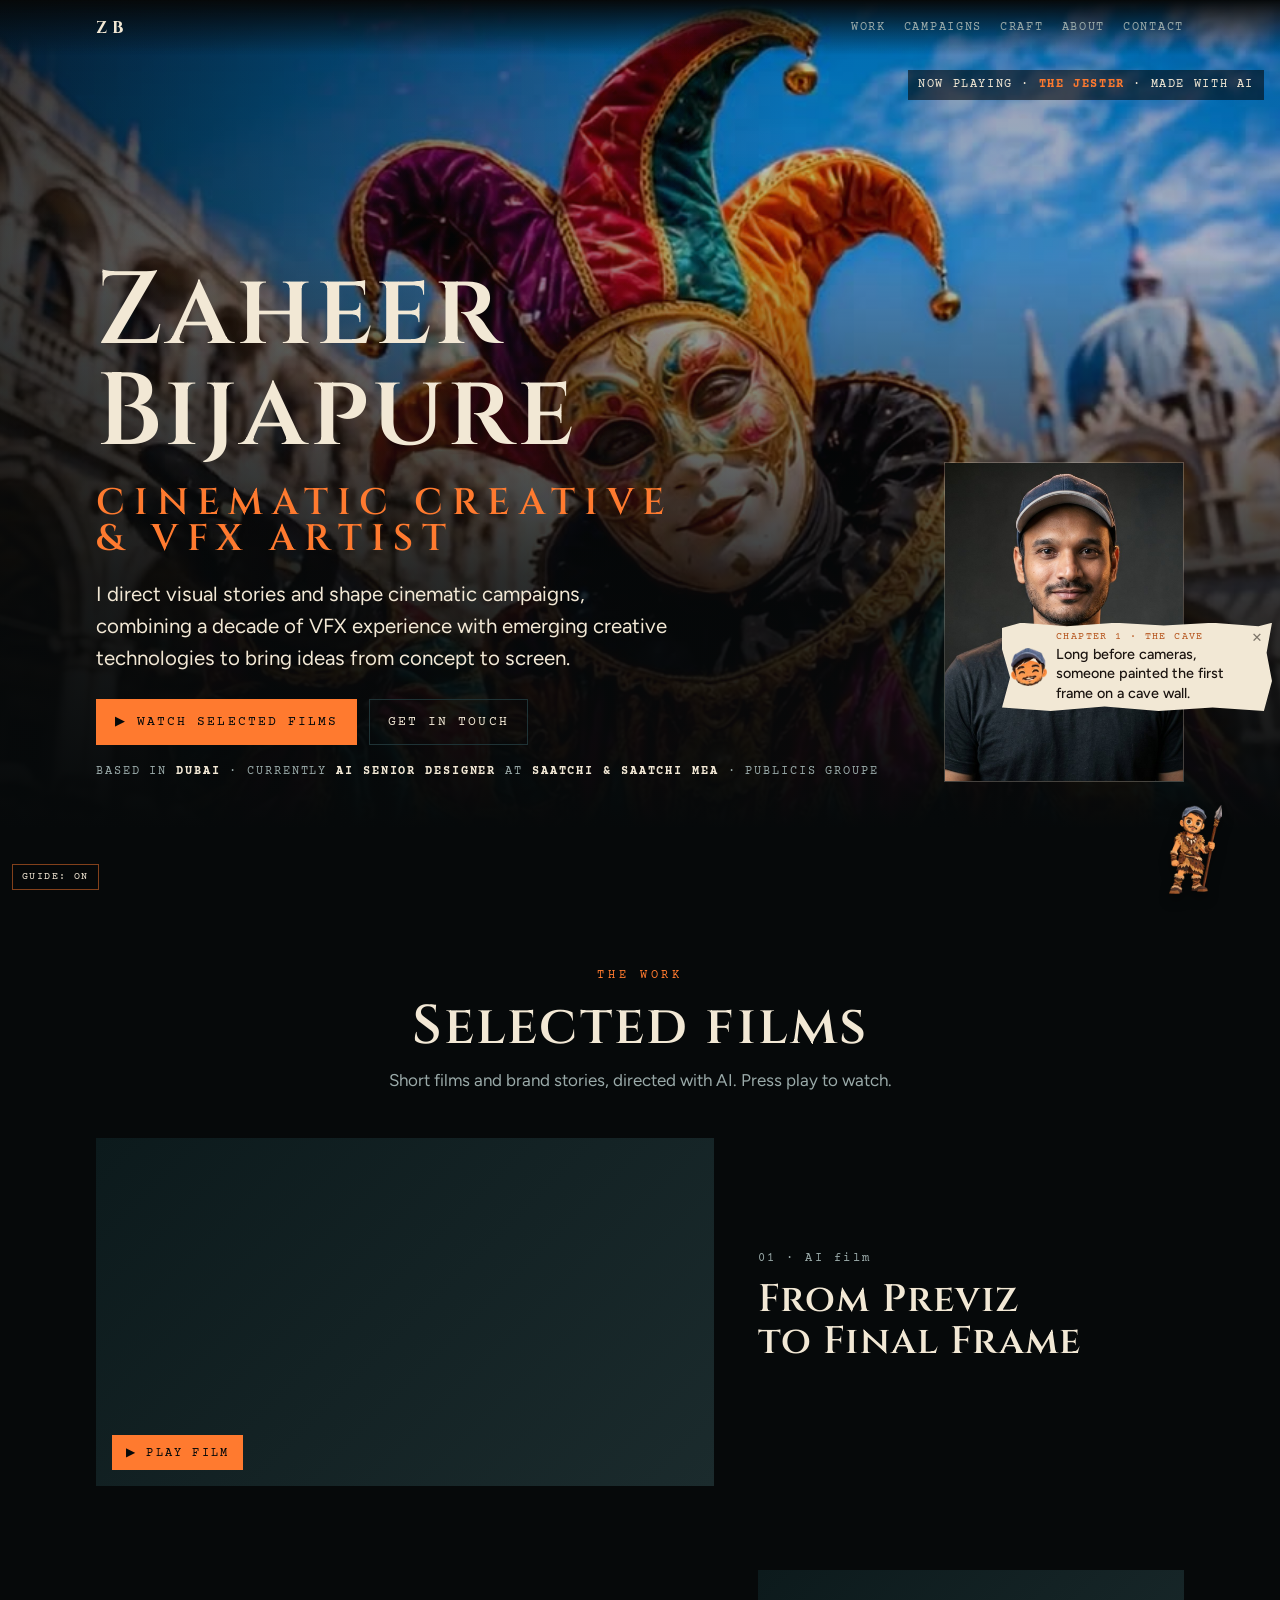
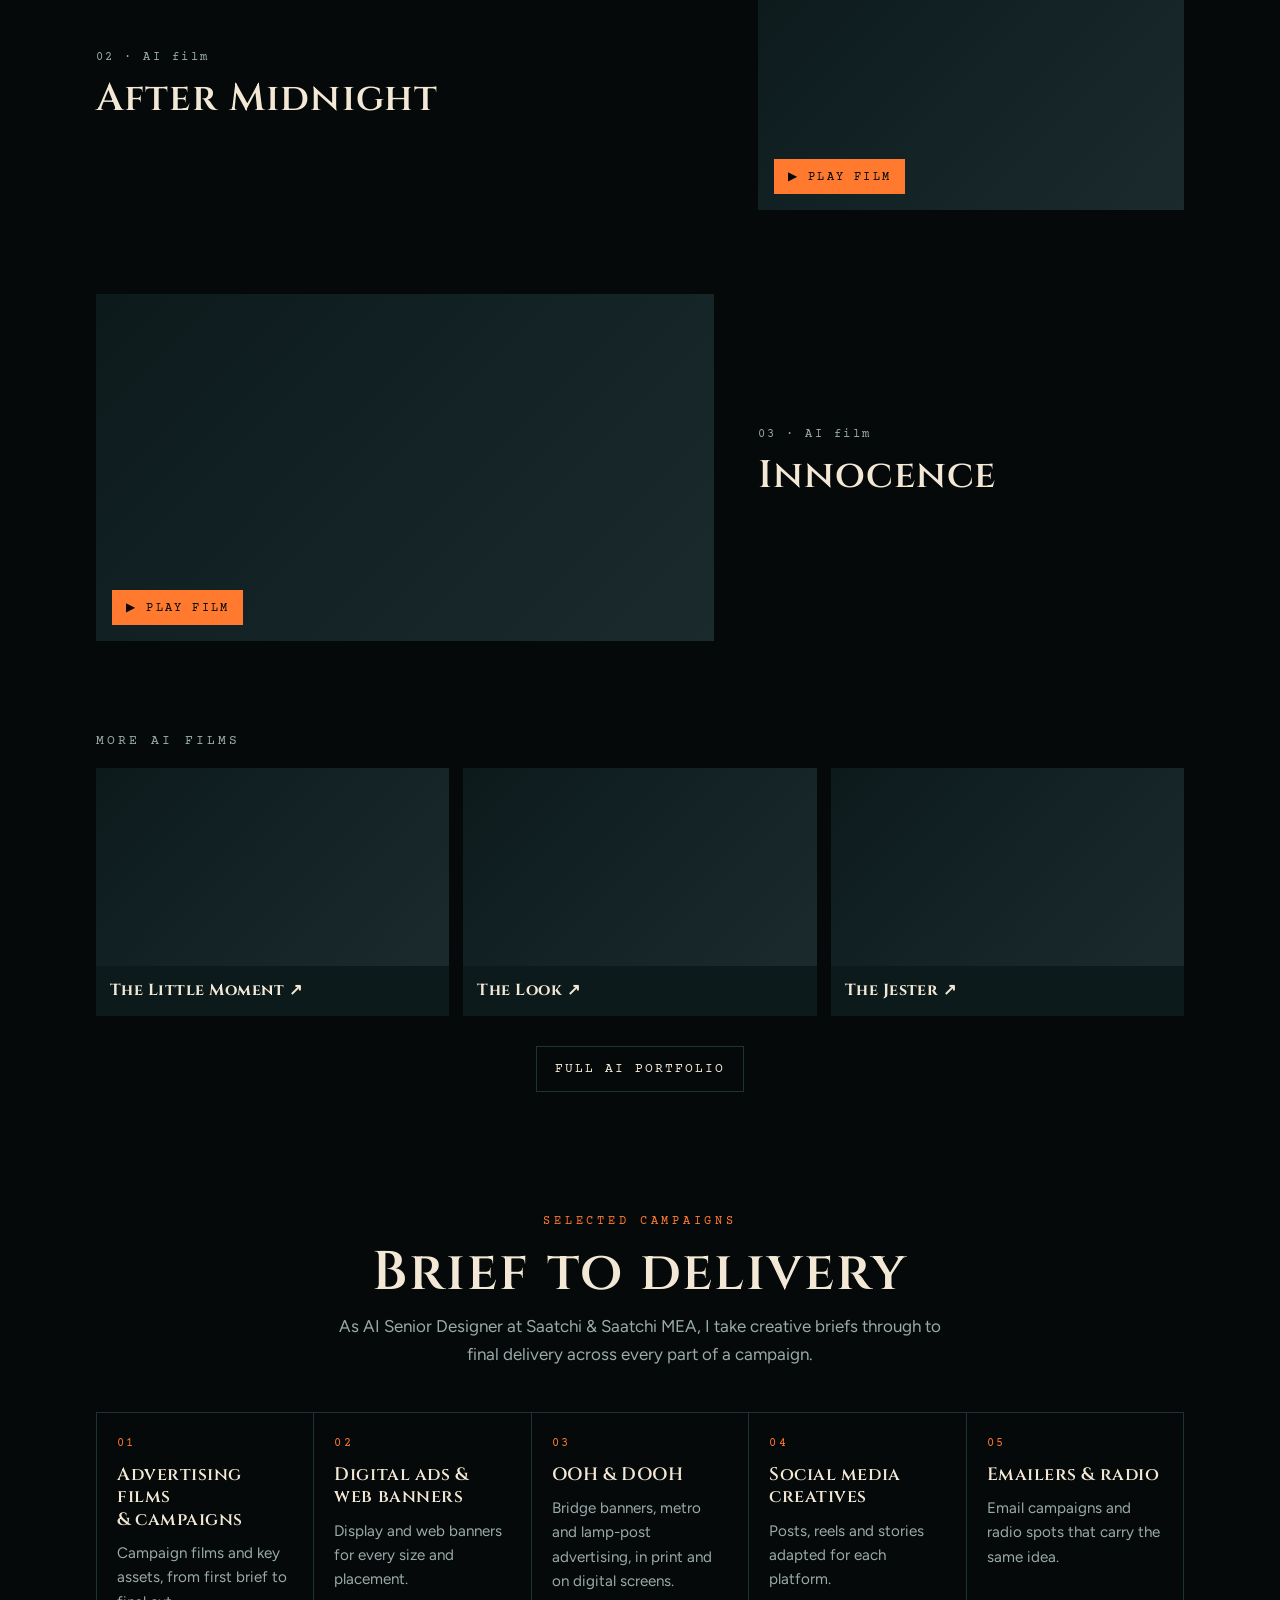
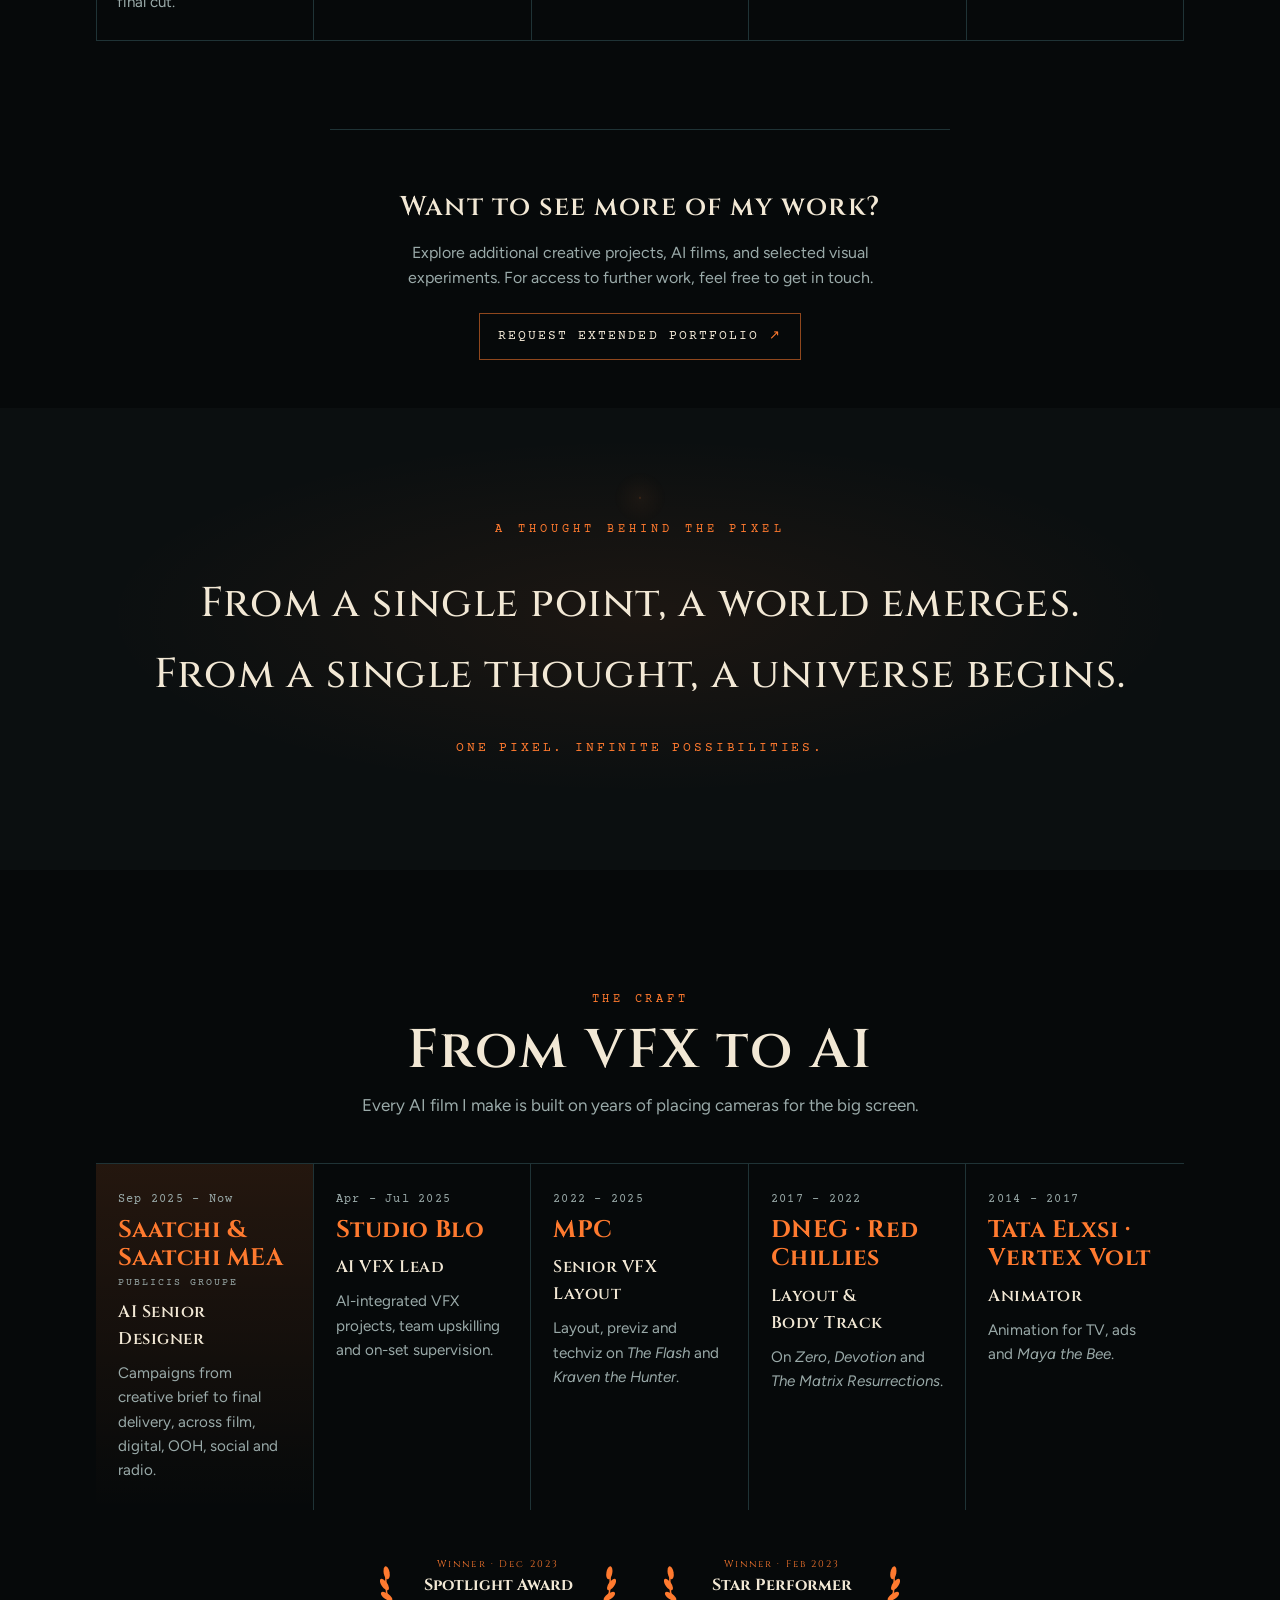
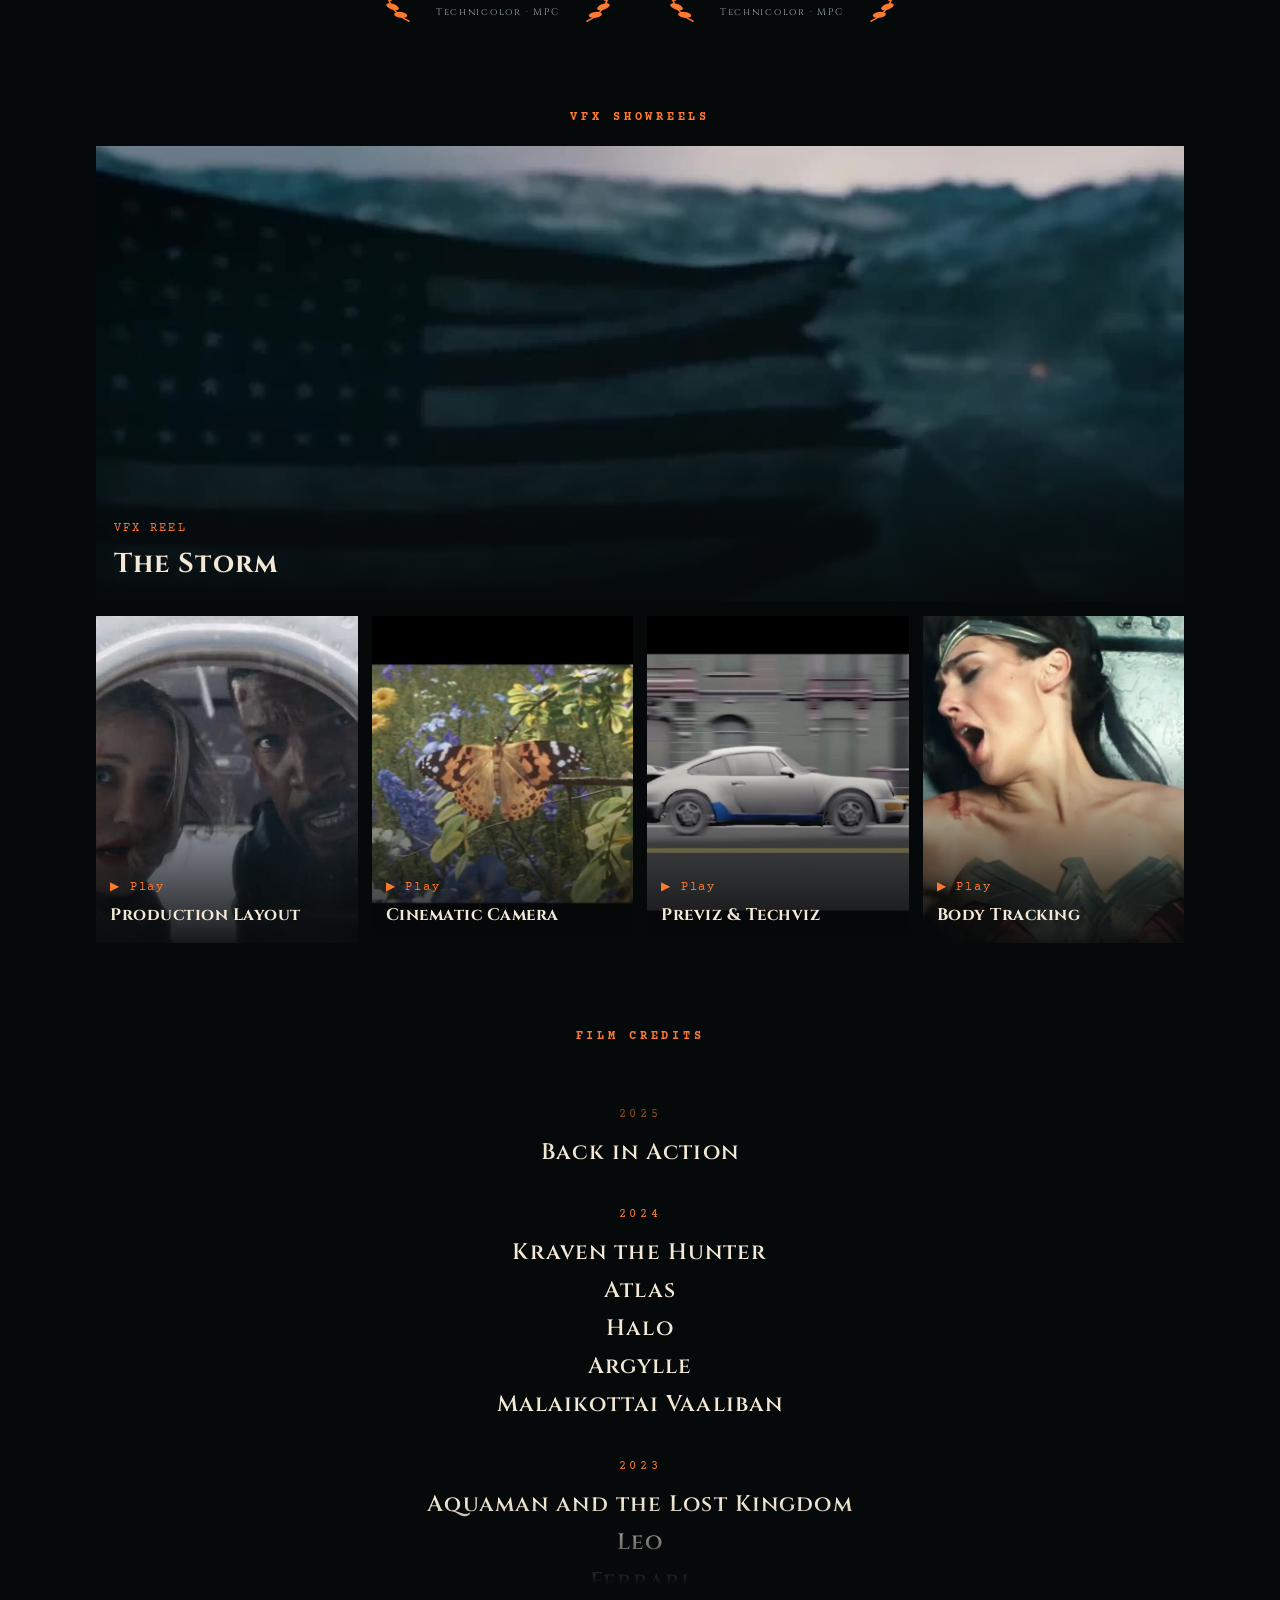
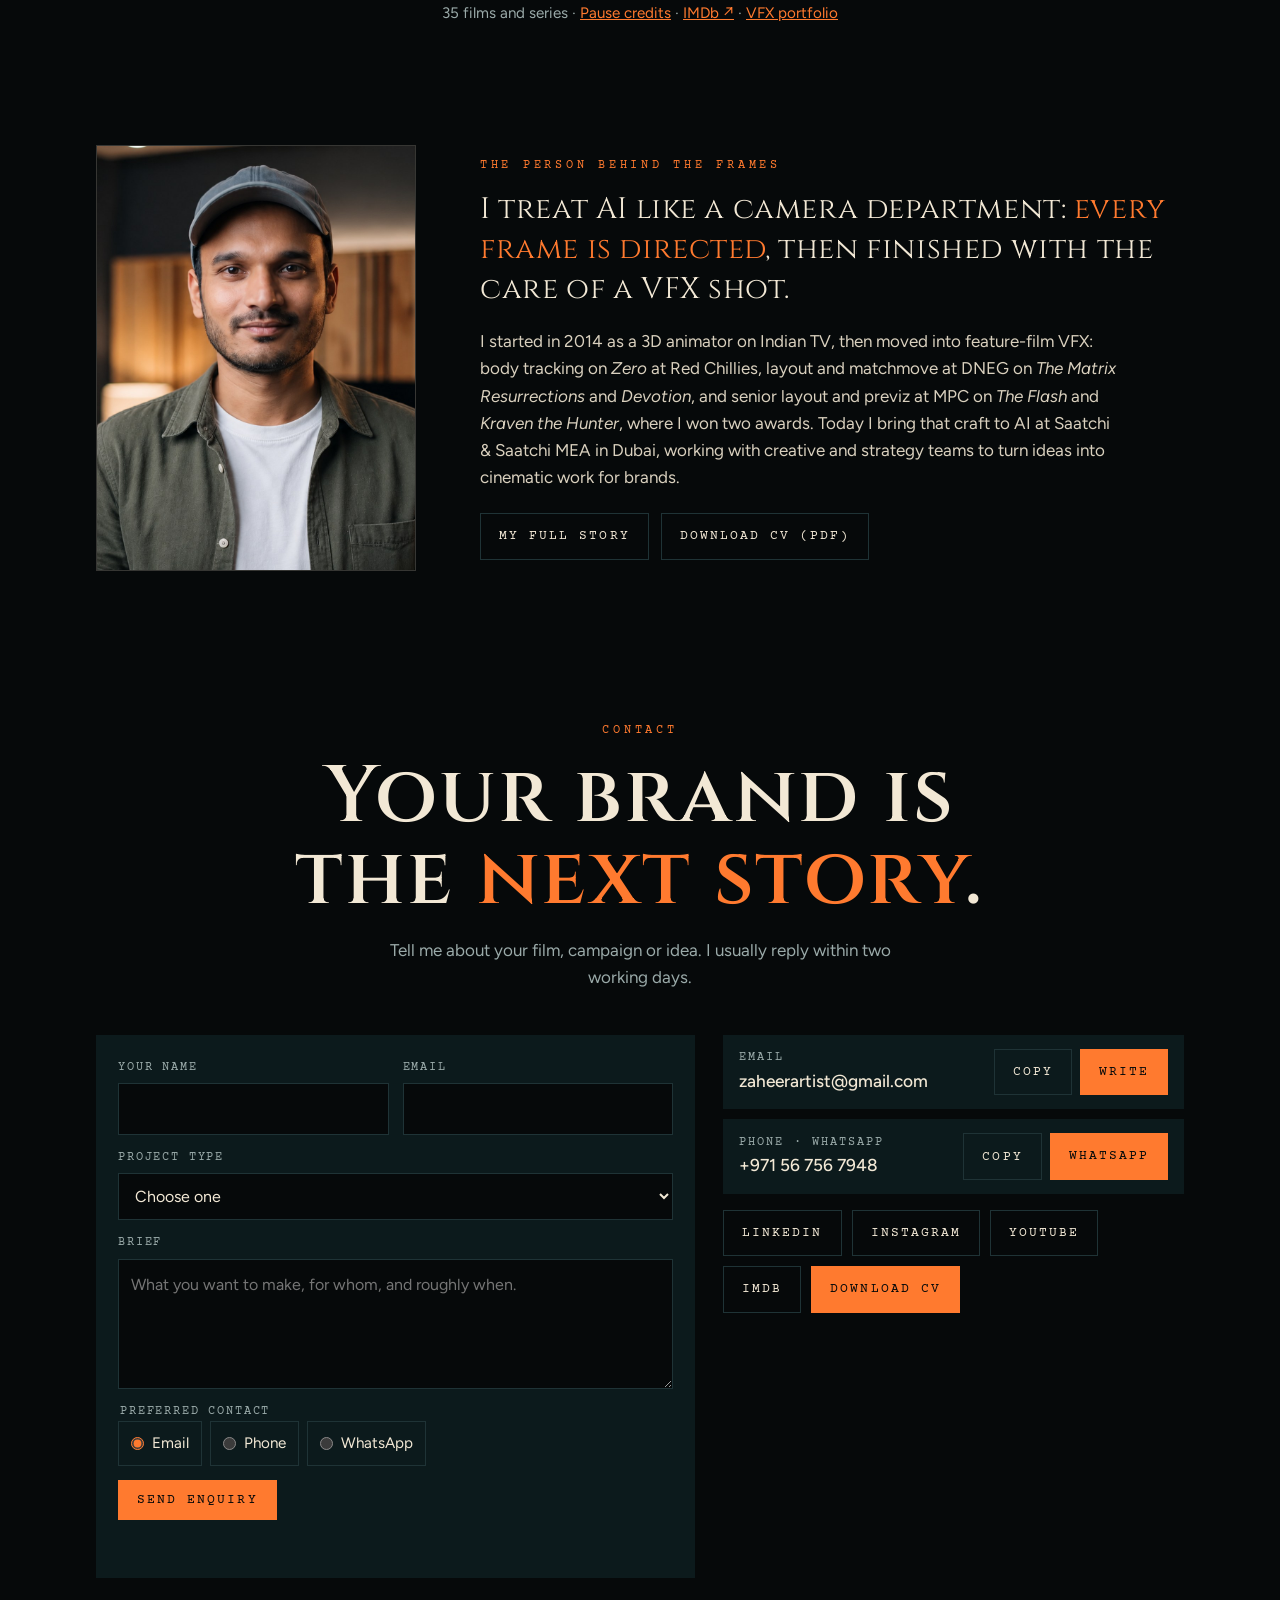
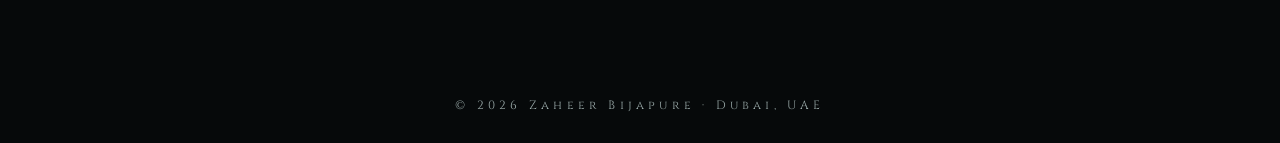
<file: index.html>
<!doctype html>
<html lang="en">
<head>
<meta charset="utf-8">
<meta name="viewport" content="width=device-width, initial-scale=1, viewport-fit=cover">
<title>Zaheer Bijapure | Cinematic Creative &amp; VFX Artist, Dubai</title>
<meta name="description" content="Zaheer Bijapure is a cinematic creative and VFX artist based in Dubai. Cinematic AI films, advertising concepts and visual campaigns, built on over a decade of animation and film VFX for Hollywood and Indian cinema.">
<link rel="canonical" href="https://zaheerbijapure.com/">
<meta property="og:type" content="website">
<meta property="og:url" content="https://zaheerbijapure.com/">
<meta property="og:title" content="Zaheer Bijapure | Cinematic Creative &amp; VFX Artist, Dubai">
<meta property="og:description" content="Cinematic AI films, advertising concepts and visual campaigns, from the first concept to the final frame.">
<meta property="og:image" content="https://zaheerbijapure.com/images/og-card-v2.jpg">
<meta property="og:image:width" content="1200">
<meta property="og:image:height" content="630">
<meta name="twitter:card" content="summary_large_image">
<meta name="theme-color" content="#06090a">
<script type="application/ld+json">{"@context":"https://schema.org","@type":"Person","name":"Zaheer Bijapure","jobTitle":"Cinematic Creative & VFX Artist","worksFor":{"@type":"Organization","name":"Saatchi & Saatchi MEA"},"address":{"@type":"PostalAddress","addressLocality":"Dubai","addressCountry":"AE"},"url":"https://zaheerbijapure.com/","image":"https://zaheerbijapure.com/images/og-card-v2.jpg","sameAs":["https://www.linkedin.com/in/zaheer-bijapure/","https://www.instagram.com/zaheerbijapure/","https://www.youtube.com/@ZaheerBijapure","https://www.imdb.com/name/nm12429900/"]}</script>
<link rel="preconnect" href="https://fonts.googleapis.com">
<link rel="stylesheet" href="https://fonts.googleapis.com/css2?family=Cinzel:wght@500;600;700&family=Courier+Prime:wght@400;700&family=Figtree:wght@400;500;600&display=swap">
<style>
/* Layout: a film-studio one-pager. Hero, selected work, services, the craft, the person, contact. Teal-and-orange grade, one ember accent. */
:root{
  --void:#06090a; --deep:#0c1a1c; --edge:#1f3336; --cream:#f2e8d5; --dim:#9aaaa9; --ember:#ff7a2f;
  --title:"Cinzel","Trajan Pro",Georgia,serif;
  --script:"Courier Prime","Courier New",Courier,monospace;
  --body:"Figtree",system-ui,-apple-system,"Segoe UI",sans-serif;
  color-scheme:dark;
}
*{box-sizing:border-box}
[hidden]{display:none!important}
html{scroll-behavior:smooth}
section[id]{scroll-margin-top:60px}
body{margin:0;background:var(--void);color:var(--cream);font:400 1.0625rem/1.6 var(--body);-webkit-font-smoothing:antialiased;overflow-x:hidden}
a{color:inherit}
:focus-visible{outline:2px solid var(--ember);outline-offset:3px}
p,h1,h2,h3{margin:0}
h1,h2,h3{font-weight:600;text-wrap:balance}
.wrap{max-width:1120px;margin:0 auto;padding-left:max(16px,env(safe-area-inset-left,0px));padding-right:max(16px,env(safe-area-inset-right,0px))}
.eyebrow{font-family:var(--script);font-size:.78rem;letter-spacing:.3em;text-transform:uppercase;color:var(--ember)}
.h2{font-family:var(--title);font-size:clamp(2rem,6vw,3.4rem);letter-spacing:.04em;line-height:1.05}
.sub{color:var(--dim);max-width:56ch}
.btn{display:inline-block;font-family:var(--script);font-size:.8rem;letter-spacing:.16em;text-transform:uppercase;padding:12px 18px;border:1px solid var(--edge);color:var(--cream);background:transparent;text-decoration:none;cursor:pointer}
.btn:hover{border-color:var(--ember);color:var(--ember)}
.btn.hot{background:var(--ember);border-color:var(--ember);color:var(--void)}
.btn.hot:hover{color:var(--void);filter:brightness(1.08)}
.head{text-align:center;display:grid;gap:12px;justify-items:center;margin-bottom:44px}
section{padding-block:clamp(72px,11vw,120px) 0}
.extended{padding-block:clamp(56px,8vw,88px) 0}
.ext{max-width:620px;margin:0 auto;text-align:center;display:grid;gap:16px;justify-items:center;padding-top:clamp(40px,6vw,60px);border-top:1px solid var(--edge)}
.ext h2{font-family:var(--title);font-size:clamp(1.25rem,3vw,1.7rem);letter-spacing:.04em;line-height:1.25;color:var(--cream)}
.ext p{color:var(--dim);max-width:52ch;font-size:1rem}
.extbtn{margin-top:6px;border-color:rgba(255,122,47,.55);color:var(--cream)}
.extbtn span{color:var(--ember)}
.extbtn:hover,.extbtn:focus-visible{border-color:var(--ember);color:var(--ember)}
.extbtn:focus-visible{outline:2px solid var(--ember);outline-offset:4px}
.fmts{list-style:none;margin:0;padding:0;display:grid;grid-template-columns:repeat(5,1fr);border-top:1px solid var(--edge);border-left:1px solid var(--edge)}
.fmts li{padding:22px 20px 26px;border-right:1px solid var(--edge);border-bottom:1px solid var(--edge);display:grid;align-content:start;gap:10px;transition:background .3s}
.fmts li:hover{background:var(--deep)}
.fmts .fn{font-family:var(--script);font-size:.74rem;letter-spacing:.2em;color:var(--ember)}
.fmts h3{font-family:var(--title);font-size:1.12rem;letter-spacing:.03em;line-height:1.25;color:var(--cream)}
.fmts p{color:var(--dim);font-size:.95rem}
@media (max-width:1000px){.fmts{grid-template-columns:repeat(2,1fr)}.fmts li:last-child{grid-column:1/-1}}
@media (max-width:520px){.fmts{grid-template-columns:1fr}}
/* Paper-cut Zaheer: a stop-motion guide who walks, runs, jumps, sits and reacts along the bottom of the page */
:root{--zg-paper:#f2e8d5;--zg-ink:#1b1410;--zg-shadow:rgba(0,0,0,.45);--zg-ember:#ff7a2f;--zg-cloud:#cfd6dc;--zg-rain:#5b7fa6}
.zg{position:fixed;left:0;right:0;bottom:calc(6px + env(safe-area-inset-bottom,0px));height:0;z-index:60;pointer-events:none}
.zg-stage{position:absolute;left:0;bottom:0;transform-origin:0 100%;will-change:transform}
.zg-img{position:absolute;bottom:0;max-width:none;pointer-events:auto;cursor:pointer;filter:drop-shadow(0 6px 6px var(--zg-shadow));-webkit-user-drag:none;user-select:none}
.zg-img:focus-visible{outline:2px solid var(--zg-ember);outline-offset:3px}
.zg-fx{position:absolute;left:0;bottom:0;width:0;height:0}
.zg-bub{position:absolute;left:0;bottom:0;display:flex;align-items:center;gap:8px;max-width:min(270px,calc(100vw - 32px));padding:8px 28px 8px 8px;background:var(--zg-paper);color:var(--zg-ink);font:500 .9rem/1.35 "Figtree",system-ui,sans-serif;pointer-events:auto;filter:drop-shadow(0 6px 10px var(--zg-shadow));clip-path:polygon(0 6%,7% 0,24% 4%,42% 0,60% 3%,78% 0,95% 4%,100% 0,98% 34%,100% 66%,97% 100%,78% 96%,58% 100%,38% 95%,18% 100%,0 96%,3% 62%,0 30%)}
.zg-bub{opacity:0;transition:opacity .35s}
.zg-bub.show{opacity:1}
.zg.away .zg-stage,.zg.away .zg-bub{opacity:0;pointer-events:none}
.zg-stage{transition:opacity .3s}
.zg-tog{position:fixed;z-index:61;left:max(12px,env(safe-area-inset-left,0px));bottom:calc(10px + env(safe-area-inset-bottom,0px));background:rgba(6,9,10,.85);color:#f2e8d5;border:1px solid rgba(255,122,47,.5);font:400 .64rem/1 "Courier Prime",monospace;letter-spacing:.14em;text-transform:uppercase;padding:7px 9px;cursor:pointer}
.zg-tog:hover,.zg-tog:focus-visible{border-color:#ff7a2f;outline:none}
.zg-bub img{width:38px;height:38px;flex:none;object-fit:contain}
.zg-bub p{margin:0;transition:opacity .18s}
.zg-tx{display:grid;gap:2px;min-width:0}
.zg-tx small{font:400 .62rem/1.2 "Courier Prime",monospace;letter-spacing:.14em;text-transform:uppercase;color:#b4521a}
.zg-bub p.fade{opacity:0}
.zg-x{position:absolute;top:3px;right:3px;width:24px;height:24px;border:0;background:none;color:var(--zg-ink);font:600 13px/1 system-ui,sans-serif;cursor:pointer;opacity:.55}
.zg-x:hover,.zg-x:focus-visible{opacity:1;outline:none}
.zg-c{position:absolute;bottom:20px;width:6px;height:9px;animation:zg-conf 1.4s cubic-bezier(.2,.7,.4,1) forwards}
@keyframes zg-conf{0%{transform:translate(0,0) rotate(0)}45%{transform:translate(calc(var(--dx)*.6),-90px) rotate(calc(var(--r)*.5))}100%{transform:translate(var(--dx),30px) rotate(var(--r));opacity:0}}
.zg-cloud{position:absolute;left:-26px;bottom:14px;width:52px;height:22px;background:var(--zg-cloud);border-radius:12px 14px 10px 12px;animation:zg-bob 1.2s steps(3) infinite}
.zg-cloud::before{content:"";position:absolute;left:10px;top:-10px;width:24px;height:20px;background:var(--zg-cloud);border-radius:50%}
.zg-cloud::after{content:"";position:absolute;left:14px;top:24px;width:3px;height:9px;background:var(--zg-rain);box-shadow:12px 4px 0 var(--zg-rain),24px 0 0 var(--zg-rain);animation:zg-rain .5s steps(2) infinite}
@keyframes zg-rain{50%{transform:translateY(6px)}}
@keyframes zg-bob{50%{transform:translateY(-3px)}}
.zg-zzz{position:absolute;left:4px;bottom:0;font:700 14px/1 "Courier Prime",monospace;color:var(--zg-paper)}
.zg-zzz b{position:absolute;opacity:0;animation:zg-z 3s steps(6) infinite}
.zg-zzz b:nth-child(2){animation-delay:1s;font-size:17px}.zg-zzz b:nth-child(3){animation-delay:2s;font-size:20px}
@keyframes zg-z{0%{opacity:0;transform:translate(0,0)}20%{opacity:1}100%{opacity:0;transform:translate(26px,-48px)}}
@media (prefers-reduced-motion:reduce){.zg-c,.zg-cloud,.zg-zzz b{animation:none}}
.sr{position:absolute;width:1px;height:1px;overflow:hidden;clip:rect(0 0 0 0);white-space:nowrap}

/* Nav */
.nav{position:fixed;top:env(safe-area-inset-top,0px);left:0;right:0;z-index:20;background:linear-gradient(var(--void),transparent)}
.nav .wrap{display:flex;justify-content:space-between;align-items:center;padding-block:14px}
.mark{font-family:var(--title);font-weight:700;letter-spacing:.3em;text-decoration:none}
.nav nav{display:flex;gap:18px;font-family:var(--script);font-size:.76rem;letter-spacing:.14em;text-transform:uppercase}
.nav nav a{text-decoration:none;color:var(--dim)}
.nav nav a:hover{color:var(--ember)}
@media (max-width:640px){.nav nav .opt{display:none}}

/* 01 Hero */
.hero{position:relative;isolation:isolate;overflow:hidden;min-height:min(94vh,860px);display:grid;align-items:end;padding:0}
.hero .plate{position:absolute;inset:0;z-index:-2;width:100%;height:100%;object-fit:cover;filter:saturate(1.05) contrast(1.05)}
.playing{position:absolute;right:max(16px,env(safe-area-inset-right,0px));top:calc(70px + env(safe-area-inset-top,0px));margin:0;font-family:var(--script);font-size:.72rem;letter-spacing:.14em;text-transform:uppercase;color:var(--cream);background:rgba(6,9,10,.6);padding:6px 10px}
.playing b{color:var(--ember);font-weight:700}
.hero::before{content:"";position:absolute;inset:0;z-index:-1;background:linear-gradient(180deg,rgba(6,9,10,.3) 0%,rgba(6,9,10,.25) 30%,rgba(6,9,10,.8) 68%,var(--void) 98%),linear-gradient(90deg,rgba(6,9,10,.7),transparent 62%)}
.hero .wrap{width:100%;padding-block:120px 64px;display:grid;grid-template-columns:1fr auto;gap:32px;align-items:end}
.hero .wrap>div{min-width:0}
.hero h1{font-family:var(--title);font-size:clamp(2.7rem,8.6vw,6.4rem);line-height:.98;letter-spacing:.03em}
.hero h1 span{display:block;color:var(--ember);font-size:.36em;letter-spacing:.24em;margin-top:.6em;text-transform:uppercase}
.pitch{margin-top:22px;font-size:clamp(1.05rem,2.3vw,1.28rem);max-width:44ch;line-height:1.55}
.tag{margin-top:12px;font-family:var(--title);font-size:clamp(1rem,2.2vw,1.2rem);letter-spacing:.06em;color:var(--cream);opacity:.9}
.now{margin-top:18px;font-family:var(--script);font-size:.74rem;letter-spacing:.16em;text-transform:uppercase;color:var(--dim)}
.now b{color:var(--cream);font-weight:700}
.actions{margin-top:24px;display:flex;flex-wrap:wrap;gap:12px}
.face{width:min(240px,32vw);height:auto;aspect-ratio:3/4;object-fit:cover;display:block;border:1px solid rgba(242,232,213,.25)}
@media (max-width:700px){.hero .wrap{grid-template-columns:1fr;padding-top:150px}.face{display:none}.hero .plate{opacity:.86}.playing{font-size:.6rem;letter-spacing:.1em;top:calc(62px + env(safe-area-inset-top,0px));padding:5px 8px;max-width:calc(100% - 32px)}}

/* 02 Selected work */
.projects{display:grid;gap:clamp(48px,7vw,84px)}
.proj{display:grid;grid-template-columns:1.45fr 1fr;gap:clamp(22px,4vw,44px);align-items:center}
.proj>*{min-width:0}
.proj.flip .media{order:2}
@media (max-width:820px){.proj{grid-template-columns:1fr}.proj.flip .media{order:0}}
.player{position:relative;display:block;width:100%;aspect-ratio:16/9;max-width:100%;background:linear-gradient(135deg,var(--deep),#1b2b2d);border:0;padding:0;cursor:pointer;overflow:hidden;color:inherit}
.player img{width:100%;height:100%;object-fit:cover;display:block;transition:transform .8s ease}
.player:hover img{transform:scale(1.04)}
.player .pb{position:absolute;left:16px;bottom:16px;display:inline-flex;align-items:center;gap:8px;font-family:var(--script);font-size:.76rem;letter-spacing:.18em;text-transform:uppercase;background:var(--ember);color:var(--void);padding:10px 14px}
.player iframe{position:absolute;inset:0;width:100%;height:100%;border:0}
.idx{font-family:var(--script);font-size:.78rem;letter-spacing:.2em;color:var(--dim)}
.proj h3{font-family:var(--title);font-size:clamp(1.6rem,3.6vw,2.4rem);letter-spacing:.03em;line-height:1.1;margin:10px 0 12px}
.proj p.log{color:#d9d0be}
.proj dl{margin:18px 0 0;display:grid;grid-template-columns:auto 1fr;gap:6px 14px;font-size:.95rem}
.proj dt{font-family:var(--script);font-size:.74rem;letter-spacing:.14em;text-transform:uppercase;color:var(--ember);padding-top:3px}
.proj dd{margin:0;color:var(--dim)}
.proj .actions{margin-top:20px}
.morefilms{margin-top:clamp(56px,8vw,90px)}
.morefilms h3{font-family:var(--script);font-weight:400;font-size:.8rem;letter-spacing:.24em;text-transform:uppercase;color:var(--dim);margin-bottom:16px}
.minis{display:grid;grid-template-columns:repeat(3,1fr);gap:14px}
@media (max-width:640px){.minis{grid-template-columns:1fr}}
.mini{display:block;text-decoration:none;background:var(--deep)}
.mini .pic{display:block;aspect-ratio:16/9;overflow:hidden;background:linear-gradient(135deg,var(--deep),#1b2b2d)}
.mini img{width:100%;height:100%;object-fit:cover;display:block}
.mini b{display:block;padding:12px 14px;font-family:var(--title);font-size:1rem;letter-spacing:.03em}
.mini:hover b{color:var(--ember)}
.more{text-align:center;margin-top:30px}

/* Poetry */
.poem{position:relative;isolation:isolate;overflow:hidden;padding-block:clamp(64px,9vw,112px);margin-top:clamp(24px,4vw,48px);background:#0b0f10 radial-gradient(60% 55% at 50% 45%,rgba(255,122,47,.07),transparent 70%)}
.poem-field{position:absolute;inset:0;width:100%;height:100%;z-index:-1;pointer-events:none}
.poem-inner{text-align:center;display:grid;justify-items:center}
.poem-label{font-family:var(--script);font-weight:400;font-size:.76rem;letter-spacing:.34em;color:var(--ember);margin:0}
.verse{margin:clamp(22px,3vw,34px) 0 0;font-family:var(--title);font-weight:500;font-size:clamp(1.45rem,3.6vw,2.6rem);line-height:1.45;letter-spacing:.03em;color:var(--cream);display:grid;gap:.25em}
.verse p{margin:0;text-wrap:balance}
.closing{margin-top:clamp(22px,3vw,34px);font-family:var(--script);font-size:.8rem;letter-spacing:.22em;text-transform:uppercase;color:var(--ember)}
.poem.armed .pr{opacity:0;transform:translateY(14px);transition:opacity 1.6s ease,transform 1.6s ease}
.poem.armed.in .pr{opacity:1;transform:none}
.poem.armed.in .verse p:nth-child(1){transition-delay:.9s}.poem.armed.in .verse p:nth-child(2){transition-delay:1.8s}.poem.armed.in .closing{transition-delay:2.9s}
@media (max-width:420px){.poem{padding-block:56px}.verse{font-size:min(1.45rem,6.4vw)}.poem-label,.closing{letter-spacing:.2em}}
@media (prefers-reduced-motion:reduce){.poem.armed .pr{opacity:1;transform:none;transition:none}}

/* 03 What I do */
.services{display:grid;grid-template-columns:repeat(3,1fr);gap:18px}
@media (max-width:820px){.services{grid-template-columns:1fr}}
.svc{background:var(--deep);border-top:2px solid var(--ember);padding:24px 22px 26px;display:grid;gap:10px;align-content:start}
.svc h3{font-family:var(--title);font-size:1.4rem;letter-spacing:.03em}
.svc p{color:var(--dim)}
.svc .val{color:var(--cream);font-size:.95rem;border-top:1px solid var(--edge);padding-top:10px}
.svc .val b{font-family:var(--script);font-weight:400;font-size:.72rem;letter-spacing:.16em;text-transform:uppercase;color:var(--ember);display:block;margin-bottom:2px}

/* 04 The craft */
.scenes{display:grid;grid-template-columns:repeat(5,1fr);gap:0;border-top:1px solid var(--edge)}
.scene{padding:26px 22px 28px;border-right:1px solid var(--edge);min-width:0}
.scene:last-child{border-right:0}
.scene:first-child{background:linear-gradient(180deg,rgba(255,122,47,.12),transparent)}
.scene .yr{font-family:var(--script);font-size:.78rem;color:var(--dim);letter-spacing:.1em}
.scene .at{display:block;margin:6px 0 4px;font-family:var(--title);font-weight:700;font-size:clamp(1.25rem,1.9vw,1.5rem);line-height:1.2;letter-spacing:.02em;color:var(--ember)}
.scene .at small{display:block;margin-top:4px;font-family:var(--script);font-weight:400;font-size:.62rem;letter-spacing:.2em;text-transform:uppercase;color:var(--dim)}
.scene h3{font-family:var(--title);font-size:1.05rem;letter-spacing:.03em;margin:10px 0 8px;color:var(--cream)}
.scene p{color:var(--dim);font-size:.95rem}
@media (max-width:980px){.scenes{grid-template-columns:1fr}.scene{border-right:0;border-bottom:1px solid var(--edge)}}
.laurels{display:flex;flex-wrap:wrap;justify-content:center;gap:20px 48px;margin-top:44px}
.laurel{display:flex;align-items:center;gap:4px;color:var(--ember)}
.laurel svg{width:34px;height:70px;flex:none}
.laurel svg.r{transform:scaleX(-1)}
.laurel div{text-align:center;font-family:var(--title);width:160px;color:var(--cream);line-height:1.25}
.laurel small{display:block;font-size:.6rem;letter-spacing:.22em;color:var(--ember)}
.laurel strong{display:block;font-size:1rem;margin:4px 0}
.laurel em{font-style:normal;font-size:.6rem;letter-spacing:.18em;color:var(--dim)}
.subhead{margin:clamp(56px,8vw,84px) 0 18px;text-align:center}
.reels{display:grid;grid-template-columns:repeat(4,1fr);gap:14px}
@media (max-width:860px){.reels{grid-template-columns:1fr 1fr}}
.reel{display:block;text-decoration:none;position:relative;aspect-ratio:4/5;overflow:hidden;background:#000}
.reel img{width:100%;height:100%;object-fit:cover;display:block;filter:saturate(.8);transition:transform .7s ease,filter .7s ease}
.reel:hover img,.reel:focus-visible img{transform:scale(1.06);filter:saturate(1.1)}
.reel::after{content:"";position:absolute;inset:0;background:linear-gradient(0deg,rgba(6,9,10,.92),transparent 60%)}
.reel span{position:absolute;z-index:1;left:14px;right:14px;bottom:14px;display:grid;gap:4px}
.reel b{font-family:var(--title);font-size:1.05rem;letter-spacing:.03em}
.reel i{font-style:normal;font-family:var(--script);font-size:.72rem;letter-spacing:.16em;color:var(--ember)}
.marquee{font-family:var(--title);font-size:clamp(1.05rem,2.6vw,1.45rem);letter-spacing:.06em;line-height:1.9;max-width:900px;margin:0 auto;text-align:center}
.marquee span{color:var(--ember);margin:0 .5em}
.marquee b{font-weight:600;white-space:nowrap}
.rollbox{position:relative;max-width:760px;margin:0 auto;text-align:center;-webkit-mask-image:linear-gradient(transparent,#000 16%,#000 84%,transparent);mask-image:linear-gradient(transparent,#000 16%,#000 84%,transparent)}
.rollbox.loop{height:min(62vh,520px);overflow:hidden}
.rollbox:not(.loop){-webkit-mask-image:none;mask-image:none}
.loop .roll{animation:roll 75s linear infinite;will-change:transform}
.rollbox:hover .roll,.rollbox:focus .roll,.rollbox.paused .roll{animation-play-state:paused}
@keyframes roll{from{transform:translateY(0)}to{transform:translateY(-50%)}}
.set{padding-top:40px;display:flow-root}
.cy{margin-bottom:34px}
.cy p{font-family:var(--script);font-size:.78rem;letter-spacing:.3em;color:var(--ember);margin-bottom:8px}
.cy b{display:block;font-family:var(--title);font-weight:600;font-size:clamp(1.05rem,2.5vw,1.4rem);letter-spacing:.05em;line-height:1.7}
.linkbtn{background:none;border:0;padding:0;font:inherit;color:var(--ember);text-decoration:underline;cursor:pointer}
@media (prefers-reduced-motion:reduce){.loop .roll{animation:none}}
.note{margin-top:16px;color:var(--dim);font-size:.95rem;text-align:center}

.reelwide{position:relative;margin:0 0 14px;aspect-ratio:2.39/1;max-width:100%;overflow:hidden;background:#000}
.reelwide video{width:100%;height:100%;object-fit:cover;display:block}
.reelwide::after{content:"";position:absolute;inset:0;background:linear-gradient(0deg,rgba(6,9,10,.85),transparent 45%);pointer-events:none}
.reelwide figcaption{position:absolute;z-index:1;left:18px;bottom:16px;display:grid;gap:4px}
.reelwide b{font-family:var(--title);font-size:clamp(1.2rem,2.6vw,1.7rem);letter-spacing:.04em}
.reelwide i{font-style:normal;font-family:var(--script);font-size:.72rem;letter-spacing:.18em;text-transform:uppercase;color:var(--ember)}
@media (max-width:640px){.reelwide{aspect-ratio:16/9}}

/* Education */
.edu{border-top:1px solid var(--edge);padding-top:clamp(36px,5vw,52px)}
.edu .elist{grid-template-columns:1fr 1fr;gap:16px 40px}
@media (max-width:820px){.edu .elist{grid-template-columns:1fr}}
.elist{list-style:none;margin:14px 0 0;padding:0;display:grid;gap:16px}
.elist b{display:block;font-family:var(--title);font-weight:600;font-size:clamp(1rem,2vw,1.15rem);letter-spacing:.02em;line-height:1.35}
.elist span{display:block;margin-top:3px;font-family:var(--script);font-size:.78rem;letter-spacing:.06em;color:var(--dim)}
.elist p{margin-top:4px;color:#d9d0be;font-size:.95rem}
#education{padding-top:clamp(48px,7vw,80px)}
#certifications{padding-top:clamp(28px,4vw,40px)}
.certs{list-style:none;margin:12px 0 0;padding:0;border-top:1px solid var(--edge)}
.certs li{display:grid;grid-template-columns:150px 1fr auto;gap:4px 20px;align-items:baseline;padding:12px 0;border-bottom:1px solid var(--edge)}
.certs li>*{min-width:0}
.certs .prov{font-family:var(--script);font-size:.72rem;letter-spacing:.18em;text-transform:uppercase;color:var(--ember)}
.certs b{font-family:var(--title);font-weight:600;font-size:1.02rem;letter-spacing:.02em}
.certs .when{font-family:var(--script);font-size:.76rem;color:var(--dim);white-space:nowrap}
@media (max-width:640px){.certs li{grid-template-columns:1fr auto}.certs .when{grid-row:1;grid-column:2}.certs b{grid-column:1/-1}}

/* 05 About */
.me{display:grid;grid-template-columns:minmax(0,320px) 1fr;gap:clamp(28px,6vw,64px);align-items:center}
.me>*{min-width:0}
.me img{width:100%;max-width:320px;height:auto;aspect-ratio:3/4;object-fit:cover;display:block;border:1px solid rgba(242,232,213,.2)}
.quote{font-family:var(--title);font-size:clamp(1.3rem,2.8vw,1.85rem);line-height:1.35;letter-spacing:.02em;margin:14px 0 18px}
.quote em{font-style:normal;color:var(--ember)}
.me p.body{color:#d9d0be;max-width:58ch}
.me .actions{margin-top:22px}
@media (max-width:720px){.me{grid-template-columns:1fr}.me img{max-width:240px}}

/* 06 Contact */
.end{padding-block:clamp(90px,14vw,150px) clamp(60px,8vw,90px)}
.end h2{font-family:var(--title);font-size:clamp(2.2rem,8vw,5rem);line-height:1.02;letter-spacing:.03em;text-align:center}
.end h2 em{font-style:normal;color:var(--ember)}
.endsub{text-align:center;color:var(--dim);margin:16px auto 0;max-width:50ch}
.contactgrid{margin-top:44px;display:grid;grid-template-columns:1.3fr 1fr;gap:28px;align-items:start}
.contactgrid>*{min-width:0}
@media (max-width:820px){.contactgrid{grid-template-columns:1fr}}
.form{display:grid;gap:14px;background:var(--deep);padding:24px 22px}
.form .two{display:grid;grid-template-columns:1fr 1fr;gap:14px}
@media (max-width:520px){.form .two{grid-template-columns:1fr}}
.field{display:grid;gap:6px;min-width:0}
.field label,.field legend{font-family:var(--script);font-size:.72rem;letter-spacing:.16em;text-transform:uppercase;color:var(--dim)}
.field input,.field select,.field textarea{width:100%;font:inherit;font-size:1rem;color:var(--cream);background:var(--void);border:1px solid var(--edge);padding:12px 12px;border-radius:0}
.field textarea{min-height:130px;resize:vertical}
.field input:focus,.field select:focus,.field textarea:focus{outline:2px solid var(--ember);outline-offset:0;border-color:var(--ember)}
fieldset.field{border:0;margin:0;padding:0}
.radios{display:flex;flex-wrap:wrap;gap:8px}
.radios label{display:inline-flex;align-items:center;gap:8px;border:1px solid var(--edge);padding:9px 12px;cursor:pointer;font-family:var(--body);font-size:.95rem;letter-spacing:0;text-transform:none;color:var(--cream)}
.radios input{accent-color:var(--ember);width:auto;margin:0}
.formnote{font-size:.92rem;color:var(--dim);min-height:1.4em}
.formnote.ok{color:var(--cream)}
.formnote.err{color:#ffb38a}
.direct{display:grid;gap:10px}
.row{display:flex;justify-content:space-between;align-items:center;gap:12px;flex-wrap:wrap;background:var(--deep);padding:14px 16px}
.row>div{min-width:0}
.row .k{font-family:var(--script);font-size:.72rem;letter-spacing:.18em;text-transform:uppercase;color:var(--dim)}
.row .v{font-weight:500;font-size:1.08rem;user-select:all;overflow-wrap:anywhere}
.socials{margin-top:6px;display:flex;flex-wrap:wrap;gap:10px}
footer{padding-block:28px;text-align:center;font-family:var(--title);letter-spacing:.35em;font-size:.75rem;color:var(--dim)}

@media (prefers-reduced-motion:reduce){html{scroll-behavior:auto}.reel img,.player img{transition:none}}
</style>
</head>
<body>

<header class="nav"><div class="wrap">
  <a class="mark" href="#top" aria-label="Zaheer Bijapure, back to top">ZB</a>
  <nav aria-label="Sections"><a href="#work">Work</a><a class="opt" href="#campaigns">Campaigns</a><a class="opt" href="#craft">Craft</a><a class="opt" href="#about">About</a><a href="#contact">Contact</a></nav>
</div></header>

<main id="top">
  <!-- 01 Hero -->
  <section class="hero" aria-label="Introduction">
    <video class="plate" id="bgvid" autoplay muted loop playsinline preload="metadata" poster="images/hero-ai-poster.jpg" aria-hidden="true"><source src="videos/hero-ai.mp4" type="video/mp4"></video>
    <p class="playing">Now playing · <b>The Jester</b> · made with AI</p>
    <div class="wrap">
      <div>
        <h1>Zaheer Bijapure<span>Cinematic Creative &amp; VFX Artist</span></h1>
        <p class="pitch">I direct visual stories and shape cinematic campaigns, combining a decade of VFX experience with emerging creative technologies to bring ideas from concept to screen.</p>
        <div class="actions"><a class="btn hot" href="#work">▶ Watch selected films</a><a class="btn" href="#contact">Get in touch</a></div>
        <p class="now">Based in <b>Dubai</b> · Currently <b>AI Senior Designer</b> at <b>Saatchi &amp; Saatchi MEA</b> · Publicis Groupe</p>
      </div>
      <img class="face" src="images/portrait-dark.jpg" alt="Portrait of Zaheer Bijapure in a navy cap and black T-shirt against a dark background" width="900" height="1200">
    </div>
  </section>

  <!-- 02 Selected work -->
  <section id="work">
    <div class="wrap">
      <div class="head"><p class="eyebrow">The work</p><h2 class="h2">Selected films</h2><p class="sub">Short films and brand stories, directed with AI. Press play to watch.</p></div>
      <div class="projects">
        <article class="proj">
          <div class="media"><button type="button" class="player" data-yt="xQ4nvfIa0vM" aria-label="Play From Previz to Final Frame"><img src="https://i.ytimg.com/vi/xQ4nvfIa0vM/hqdefault.jpg" alt="Still from From Previz to Final Frame" loading="lazy" onerror="this.remove()"><span class="pb">▶ Play film</span></button></div>
          <div>
            <p class="idx">01 · AI film</p>
            <h3>From Previz to Final Frame</h3>
          </div>
        </article>
        <article class="proj flip">
          <div class="media"><button type="button" class="player" data-yt="Qkfv8MbizyA" aria-label="Play After Midnight"><img src="https://i.ytimg.com/vi/Qkfv8MbizyA/hqdefault.jpg" alt="Still from After Midnight" loading="lazy" onerror="this.remove()"><span class="pb">▶ Play film</span></button></div>
          <div>
            <p class="idx">02 · AI film</p>
            <h3>After Midnight</h3>
          </div>
        </article>
        <article class="proj">
          <div class="media"><button type="button" class="player" data-yt="VJ-GlgECLDs" aria-label="Play Innocence"><img src="https://i.ytimg.com/vi/VJ-GlgECLDs/hqdefault.jpg" alt="Still from Innocence" loading="lazy" onerror="this.remove()"><span class="pb">▶ Play film</span></button></div>
          <div>
            <p class="idx">03 · AI film</p>
            <h3>Innocence</h3>
          </div>
        </article>
      </div>
      <div class="morefilms">
        <h3>More AI films</h3>
        <div class="minis">
          <a class="mini" href="https://youtu.be/Cze-4Sl6rqk" target="_blank" rel="noopener"><span class="pic"><img src="https://i.ytimg.com/vi/Cze-4Sl6rqk/mqdefault.jpg" alt="Still from The Little Moment" loading="lazy" onerror="this.remove()"></span><b>The Little Moment ↗</b></a>
          <a class="mini" href="https://youtu.be/Xgi4iJWYF_w" target="_blank" rel="noopener"><span class="pic"><img src="https://i.ytimg.com/vi/Xgi4iJWYF_w/mqdefault.jpg" alt="Still from The Look" loading="lazy" onerror="this.remove()"></span><b>The Look ↗</b></a>
          <a class="mini" href="https://youtu.be/aCAQfk3F_4k" target="_blank" rel="noopener"><span class="pic"><img src="https://i.ytimg.com/vi/aCAQfk3F_4k/mqdefault.jpg" alt="Still from The Jester" loading="lazy" onerror="this.remove()"></span><b>The Jester ↗</b></a>
        </div>
        <p class="more"><a class="btn" href="portfolio/ai/">Full AI portfolio</a></p>
      </div>
    </div>
  </section>

  <!-- Selected campaigns: formats only, no client names -->
  <section id="campaigns" class="campaigns" aria-labelledby="campaigns-h">
    <div class="wrap">
      <div class="head"><p class="eyebrow">Selected campaigns</p><h2 class="h2" id="campaigns-h">Brief to delivery</h2><p class="sub">As AI Senior Designer at Saatchi &amp; Saatchi MEA, I take creative briefs through to final delivery across every part of a campaign.</p></div>
      <ol class="fmts">
        <li><span class="fn">01</span><h3>Advertising films &amp; campaigns</h3><p>Campaign films and key assets, from first brief to final cut.</p></li>
        <li><span class="fn">02</span><h3>Digital ads &amp; web banners</h3><p>Display and web banners for every size and placement.</p></li>
        <li><span class="fn">03</span><h3>OOH &amp; DOOH</h3><p>Bridge banners, metro and lamp-post advertising, in print and on digital screens.</p></li>
        <li><span class="fn">04</span><h3>Social media creatives</h3><p>Posts, reels and stories adapted for each platform.</p></li>
        <li><span class="fn">05</span><h3>Emailers &amp; radio</h3><p>Email campaigns and radio spots that carry the same idea.</p></li>
      </ol>
    </div>
  </section>

  <!-- Request extended portfolio -->
  <section id="extended" class="extended" aria-labelledby="extended-h">
    <div class="wrap">
      <div class="ext">
        <h2 id="extended-h">Want to see more of my work?</h2>
        <p>Explore additional creative projects, AI films, and selected visual experiments. For access to further work, feel free to get in touch.</p>
        <a class="btn extbtn" href="mailto:zaheerartist@gmail.com?subject=Request%20for%20Extended%20Portfolio&amp;body=Hi%20Zaheer%2C%0D%0A%0D%0AI%27d%20love%20to%20see%20more%20of%20your%20creative%20work.%20Could%20you%20please%20share%20your%20extended%20portfolio%2C%20including%20any%20additional%20projects%20available%20for%20viewing%3F%0D%0A%0D%0AThank%20you." aria-label="Request Extended Portfolio. Opens your email app with a pre-filled message to Zaheer">Request Extended Portfolio <span aria-hidden="true">↗</span></a>
      </div>
    </div>
  </section>

  <!-- Poetry: a thought behind the pixel -->
  <section id="poem" class="poem" aria-labelledby="poem-label">
    <canvas class="poem-field" aria-hidden="true"></canvas>
    <div class="wrap poem-inner">
      <h2 id="poem-label" class="poem-label pr">A THOUGHT BEHIND THE PIXEL</h2>
      <blockquote class="verse" lang="en">
        <p class="pr">From a single point, a world emerges.</p>
        <p class="pr">From a single thought, a universe begins.</p>
      </blockquote>
      <p class="closing pr">One pixel. Infinite possibilities.</p>
    </div>
  </section>

  <!-- 04 The craft -->
  <section id="craft">
    <div class="wrap">
      <div class="head"><p class="eyebrow">The craft</p><h2 class="h2">From VFX to AI</h2><p class="sub">Every AI film I make is built on years of placing cameras for the big screen.</p></div>
      <div class="scenes">
        <div class="scene"><p class="yr">Sep 2025 – Now</p><span class="at">Saatchi &amp; Saatchi MEA<small>Publicis Groupe</small></span><h3>AI Senior Designer</h3><p>Campaigns from creative brief to final delivery, across film, digital, OOH, social and radio.</p></div>
        <div class="scene"><p class="yr">Apr – Jul 2025</p><span class="at">Studio Blo</span><h3>AI VFX Lead</h3><p>AI-integrated VFX projects, team upskilling and on-set supervision.</p></div>
        <div class="scene"><p class="yr">2022 – 2025</p><span class="at">MPC</span><h3>Senior VFX Layout</h3><p>Layout, previz and techviz on <i>The Flash</i> and <i>Kraven the Hunter</i>.</p></div>
        <div class="scene"><p class="yr">2017 – 2022</p><span class="at">DNEG · Red Chillies</span><h3>Layout &amp; Body Track</h3><p>On <i>Zero</i>, <i>Devotion</i> and <i>The Matrix Resurrections</i>.</p></div>
        <div class="scene"><p class="yr">2014 – 2017</p><span class="at">Tata Elxsi · Vertex Volt</span><h3>Animator</h3><p>Animation for TV, ads and <i>Maya the Bee</i>.</p></div>
      </div>
      <div class="laurels" aria-label="Awards">
        <div class="laurel"><svg viewBox="0 0 46 92" aria-hidden="true"><g fill="currentColor"><path d="M40 90C18 80 6 60 8 30" fill="none" stroke="currentColor" stroke-width="2"/><ellipse cx="9" cy="24" rx="4" ry="9" transform="rotate(-10 9 24)"/><ellipse cx="6" cy="40" rx="4" ry="9" transform="rotate(-35 6 40)"/><ellipse cx="9" cy="56" rx="4" ry="9" transform="rotate(-55 9 56)"/><ellipse cx="17" cy="70" rx="4" ry="9" transform="rotate(-70 17 70)"/><ellipse cx="28" cy="81" rx="4" ry="9" transform="rotate(-82 28 81)"/></g></svg><div><small>Winner · Dec 2023</small><strong>Spotlight Award</strong><em>Technicolor · MPC</em></div><svg class="r" viewBox="0 0 46 92" aria-hidden="true"><g fill="currentColor"><path d="M40 90C18 80 6 60 8 30" fill="none" stroke="currentColor" stroke-width="2"/><ellipse cx="9" cy="24" rx="4" ry="9" transform="rotate(-10 9 24)"/><ellipse cx="6" cy="40" rx="4" ry="9" transform="rotate(-35 6 40)"/><ellipse cx="9" cy="56" rx="4" ry="9" transform="rotate(-55 9 56)"/><ellipse cx="17" cy="70" rx="4" ry="9" transform="rotate(-70 17 70)"/><ellipse cx="28" cy="81" rx="4" ry="9" transform="rotate(-82 28 81)"/></g></svg></div>
        <div class="laurel"><svg viewBox="0 0 46 92" aria-hidden="true"><g fill="currentColor"><path d="M40 90C18 80 6 60 8 30" fill="none" stroke="currentColor" stroke-width="2"/><ellipse cx="9" cy="24" rx="4" ry="9" transform="rotate(-10 9 24)"/><ellipse cx="6" cy="40" rx="4" ry="9" transform="rotate(-35 6 40)"/><ellipse cx="9" cy="56" rx="4" ry="9" transform="rotate(-55 9 56)"/><ellipse cx="17" cy="70" rx="4" ry="9" transform="rotate(-70 17 70)"/><ellipse cx="28" cy="81" rx="4" ry="9" transform="rotate(-82 28 81)"/></g></svg><div><small>Winner · Feb 2023</small><strong>Star Performer</strong><em>Technicolor · MPC</em></div><svg class="r" viewBox="0 0 46 92" aria-hidden="true"><g fill="currentColor"><path d="M40 90C18 80 6 60 8 30" fill="none" stroke="currentColor" stroke-width="2"/><ellipse cx="9" cy="24" rx="4" ry="9" transform="rotate(-10 9 24)"/><ellipse cx="6" cy="40" rx="4" ry="9" transform="rotate(-35 6 40)"/><ellipse cx="9" cy="56" rx="4" ry="9" transform="rotate(-55 9 56)"/><ellipse cx="17" cy="70" rx="4" ry="9" transform="rotate(-70 17 70)"/><ellipse cx="28" cy="81" rx="4" ry="9" transform="rotate(-82 28 81)"/></g></svg></div>
      </div>
      <h3 class="eyebrow subhead">VFX showreels</h3>
      <figure class="reelwide">
        <video id="stormvid" muted loop playsinline preload="none" poster="images/hero-poster.jpg" aria-label="The Storm, VFX reel"><source src="videos/hero.mp4" type="video/mp4"></video>
        <figcaption><i>VFX reel</i><b>The Storm</b></figcaption>
      </figure>
      <div class="reels">
        <a class="reel" href="https://vimeo.com/1060745371" target="_blank" rel="noopener"><img src="images/reel-production.jpg" alt="Still from the production layout showreel: two actors looking through an aircraft window" loading="lazy"><span><i>▶ Play</i><b>Production Layout</b></span></a>
        <a class="reel" href="https://vimeo.com/1062331587/1a0097ad99" target="_blank" rel="noopener"><img src="images/reel-cinematic.jpg" alt="Still from the cinematic camera reel: a butterfly in a CG flower field" loading="lazy"><span><i>▶ Play</i><b>Cinematic Camera</b></span></a>
        <a class="reel" href="https://vimeo.com/1062328741/dd9829b4a8" target="_blank" rel="noopener"><img src="images/reel-previz.jpg" alt="Still from the previz reel: a grey-shaded car on a city street" loading="lazy"><span><i>▶ Play</i><b>Previz &amp; Techviz</b></span></a>
        <a class="reel" href="https://youtu.be/Vqj1RU_uJCk" target="_blank" rel="noopener"><img src="images/reel-tracking.jpg" alt="Still from the camera and body tracking showreel" loading="lazy"><span><i>▶ Play</i><b>Body Tracking</b></span></a>
      </div>
      <h3 class="eyebrow subhead">Film credits</h3>
      <div class="rollbox" id="rollbox" tabindex="0" aria-label="Film and series credits, rolling">
        <div class="roll"><div class="set"><div class="cy"><p>2025</p><b>Back in Action</b></div><div class="cy"><p>2024</p><b>Kraven the Hunter</b><b>Atlas</b><b>Halo</b><b>Argylle</b><b>Malaikottai Vaaliban</b></div><div class="cy"><p>2023</p><b>Aquaman and the Lost Kingdom</b><b>Leo</b><b>Ferrari</b><b>The Flash</b><b>Crater</b><b>Shazam! Fury of the Gods</b><b>Ant-Man and the Wasp: Quantumania</b></div><div class="cy"><p>2022</p><b>The School for Good and Evil</b><b>Guillermo del Toro&#x27;s Pinocchio</b><b>Devotion</b><b>Brahmastra Part One: Shiva</b></div><div class="cy"><p>2021</p><b>The Matrix Resurrections</b><b>Bell Bottom</b><b>Venom: Let There Be Carnage</b><b>No Time to Die</b><b>Jungle Cruise</b><b>Infinite</b><b>Jupiter&#x27;s Legacy</b><b>Zack Snyder&#x27;s Justice League</b></div><div class="cy"><p>2020</p><b>Wonder Woman 1984</b><b>The Boys</b><b>Greyhound</b></div><div class="cy"><p>2019</p><b>The Dark Crystal: Age of Resistance</b><b>Curfew</b><b>Fast &amp; Furious: Hobbs &amp; Shaw</b></div><div class="cy"><p>2018</p><b>Zero</b><b>Mission: Impossible – Fallout</b><b>Fantastic Beasts: The Crimes of Grindelwald</b><b>2.0</b></div></div></div>
      </div>
      <p class="note">35 films and series · <button type="button" class="linkbtn" id="rollpause">Pause credits</button> · <a href="https://www.imdb.com/name/nm12429900/" target="_blank" rel="noopener" style="color:var(--ember)">IMDb ↗</a> · <a href="portfolio/vfx/" style="color:var(--ember)">VFX portfolio</a></p>
    </div>
  </section>

  <!-- 05 About -->
  <section id="about">
    <div class="wrap me">
      <img src="images/portrait-studio.jpg" alt="Portrait of Zaheer Bijapure in an olive shirt and grey cap in a studio" loading="lazy" width="900" height="1200">
      <div>
        <p class="eyebrow">The person behind the frames</p>
        <p class="quote">I treat AI like a camera department: <em>every frame is directed</em>, then finished with the care of a VFX shot.</p>
        <p class="body">I started in 2014 as a 3D animator on Indian TV, then moved into feature-film VFX: body tracking on <i>Zero</i> at Red Chillies, layout and matchmove at DNEG on <i>The Matrix Resurrections</i> and <i>Devotion</i>, and senior layout and previz at MPC on <i>The Flash</i> and <i>Kraven the Hunter</i>, where I won two awards. Today I bring that craft to AI at Saatchi &amp; Saatchi MEA in Dubai, working with creative and strategy teams to turn ideas into cinematic work for brands.</p>
        <div class="actions"><a class="btn" href="about/">My full story</a><a class="btn" href="Zaheer-Bijapure-AI-Senior-Designer-CV.pdf" download="Zaheer-Bijapure-AI-Senior-Designer-CV.pdf">Download CV (PDF)</a></div>
      </div>
    </div>
  </section>

  <!-- 06 Contact -->
  <section class="end" id="contact">
    <div class="wrap">
      <p class="eyebrow" style="text-align:center">Contact</p>
      <h2 style="margin-top:16px">Your brand is<br>the <em>next story</em>.</h2>
      <p class="endsub">Tell me about your film, campaign or idea. I usually reply within two working days.</p>
      <div class="contactgrid">
        <form class="form" id="enquiry" action="https://api.web3forms.com/submit" method="POST" novalidate>
          <input type="hidden" name="access_key" value="abdd028d-1dc5-4266-b58e-3851b2eb9dc6">
          <input type="hidden" name="subject" value="New project enquiry from zaheerbijapure.com">
          <input type="hidden" name="from_name" value="Portfolio enquiry">
          <input type="hidden" name="redirect" value="https://zaheerbijapure.com/?sent=1#contact">
          <input type="checkbox" name="botcheck" tabindex="-1" autocomplete="off" class="sr" aria-hidden="true">
          <div class="two">
            <div class="field"><label for="f-name">Your name</label><input id="f-name" name="name" type="text" autocomplete="name" required></div>
            <div class="field"><label for="f-email">Email</label><input id="f-email" name="email" type="email" autocomplete="email" required></div>
          </div>
          <div class="field"><label for="f-type">Project type</label>
            <select id="f-type" name="project_type" required>
              <option value="" selected disabled>Choose one</option>
              <option>AI film</option><option>Brand campaign</option><option>Creative development</option><option>VFX collaboration</option><option>Request Extended Portfolio</option><option>Something else</option>
            </select></div>
          <div class="field"><label for="f-brief">Brief</label><textarea id="f-brief" name="brief" placeholder="What you want to make, for whom, and roughly when." required></textarea></div>
          <fieldset class="field"><legend>Preferred contact</legend>
            <div class="radios">
              <label><input type="radio" name="preferred_contact" value="Email" checked> Email</label>
              <label><input type="radio" name="preferred_contact" value="Phone"> Phone</label>
              <label><input type="radio" name="preferred_contact" value="WhatsApp"> WhatsApp</label>
            </div></fieldset>
          <div class="field" id="phonewrap" hidden><label for="f-phone">Your phone number</label><input id="f-phone" name="phone" type="tel" autocomplete="tel"></div>
          <div><button class="btn hot" type="submit" id="f-send">Send enquiry</button></div>
          <p class="formnote" id="f-note" role="status" aria-live="polite"></p>
        </form>
        <div class="direct">
          <div class="row"><div><p class="k">Email</p><p class="v" id="email">zaheerartist@gmail.com</p></div><div style="display:flex;gap:8px"><button class="btn" type="button" data-copy="email">Copy</button><a class="btn hot" href="mailto:zaheerartist@gmail.com">Write</a></div></div>
          <div class="row"><div><p class="k">Phone · WhatsApp</p><p class="v" id="phone">+971 56 756 7948</p></div><div style="display:flex;gap:8px"><button class="btn" type="button" data-copy="phone">Copy</button><a class="btn hot" href="https://wa.me/971567567948" target="_blank" rel="noopener">WhatsApp</a></div></div>
          <div class="socials">
            <a class="btn" href="https://www.linkedin.com/in/zaheer-bijapure/" target="_blank" rel="noopener">LinkedIn</a>
            <a class="btn" href="https://www.instagram.com/zaheerbijapure/" target="_blank" rel="noopener">Instagram</a>
            <a class="btn" href="https://www.youtube.com/@ZaheerBijapure" target="_blank" rel="noopener">YouTube</a>
            <a class="btn" href="https://www.imdb.com/name/nm12429900/" target="_blank" rel="noopener">IMDb</a>
            <a class="btn hot" href="Zaheer-Bijapure-AI-Senior-Designer-CV.pdf" download="Zaheer-Bijapure-AI-Senior-Designer-CV.pdf">Download CV</a>
          </div>
        </div>
      </div>
    </div>
  </section>
</main>
<footer>© <span id="yr">2026</span> Zaheer Bijapure · Dubai, UAE</footer>

<script>
document.getElementById('yr').textContent=new Date().getFullYear();
(function(){var v=document.getElementById('bgvid');if(!v)return;
  v.muted=true;v.defaultMuted=true;v.playsInline=true;
  function go(){if(!v.paused)return;var p=v.play();if(p&&p.catch)p.catch(function(){});}
  go();v.addEventListener('canplay',go);
  ['touchstart','pointerdown','scroll','keydown'].forEach(function(ev){addEventListener(ev,go,{passive:true,once:true});});
  document.addEventListener('visibilitychange',function(){if(!document.hidden)go();});})();
// Load a YouTube player only when someone presses play.
document.querySelectorAll('.player[data-yt]').forEach(function(b){
  b.addEventListener('click',function(){
    var f=document.createElement('iframe');
    f.src='https://www.youtube-nocookie.com/embed/'+b.dataset.yt+'?autoplay=1&rel=0';
    f.title=b.getAttribute('aria-label')||'Film';
    f.allow='autoplay; encrypted-media; picture-in-picture; fullscreen';f.allowFullscreen=true;
    b.replaceChildren(f);b.style.cursor='default';
  },{once:true});
});
document.querySelectorAll('[data-copy]').forEach(function(b){
  b.addEventListener('click',function(){
    var el=document.getElementById(b.dataset.copy);
    function ok(){b.textContent='Copied';setTimeout(function(){b.textContent='Copy'},1600)}
    function sel(){var r=document.createRange();r.selectNodeContents(el);var s=getSelection();s.removeAllRanges();s.addRange(r);b.textContent='Selected';setTimeout(function(){b.textContent='Copy'},1600)}
    try{navigator.clipboard.writeText(el.textContent).then(ok,sel)}catch(e){sel()}
  });
});
// Poetry: one amber pixel opens into a field of particles
(function(){
  var sec=document.getElementById('poem');if(!sec)return;
  var cv=sec.querySelector('.poem-field'),ctx=cv.getContext&&cv.getContext('2d');
  var still=false;try{still=matchMedia('(prefers-reduced-motion: reduce)').matches;}catch(e){}
  if(!still)sec.classList.add('armed');
  if(!ctx)return;
  var W=0,H=0,dpr=1,pts=[],ox=0,oy=0,start=0,raf=0,visible=false,began=false;
  function rnd(a,b){return a+Math.random()*(b-a);}
  function build(){
    var r=sec.getBoundingClientRect();dpr=Math.min(2,window.devicePixelRatio||1);
    W=r.width;H=r.height;cv.width=Math.round(W*dpr);cv.height=Math.round(H*dpr);ctx.setTransform(dpr,0,0,dpr,0,0);
    ox=W/2;var lb=sec.querySelector('.poem-label').getBoundingClientRect();oy=Math.max(12,lb.top-r.top-22);
    var n=Math.round(Math.min(240,Math.max(90,W*H/5200)));pts=[];
    for(var i=0;i<n;i++){
      var a=rnd(0,Math.PI*2),d=Math.pow(Math.random(),0.62),x=W/2+Math.cos(a)*d*W*0.56,y=H*0.52+Math.sin(a)*d*H*0.6;
      var cx=(x-W/2)/(W*0.3),cy=(y-H*0.5)/(H*0.3),near=Math.max(0,1-Math.sqrt(cx*cx+cy*cy));   // fade near the verse
      pts.push({x:x,y:y,r:rnd(0.5,1.5),a:rnd(0.18,0.62)*(1-near*0.85),warm:Math.random()<0.28,delay:rnd(0,0.55),ph:rnd(0,6.28),sp:rnd(0.15,0.45)});
    }
  }
  function ease(t){return 1-Math.pow(1-t,3);}
  function draw(now){
    var t=still?99:(now-start)/1000,grow=Math.min(1,t/5.5);
    ctx.clearRect(0,0,W,H);
    // the single point
    var seed=Math.min(1,t/1.2),pr=0.6+seed*1.6;
    ctx.fillStyle='rgba(255,122,47,'+(0.25+0.65*seed)+')';ctx.beginPath();ctx.arc(ox,oy,pr,0,6.283);ctx.fill();
    var gr=26+10*Math.sin(t*1.3)*seed,g=ctx.createRadialGradient(ox,oy,0,ox,oy,gr);g.addColorStop(0,'rgba(255,150,80,'+(0.38*seed)+')');g.addColorStop(1,'rgba(255,122,47,0)');ctx.fillStyle=g;ctx.beginPath();ctx.arc(ox,oy,gr,0,6.283);ctx.fill();
    for(var i=0;i<pts.length;i++){
      var p=pts[i],k=still?1:ease(Math.max(0,Math.min(1,(grow-p.delay*0.6)/(1-p.delay*0.6))));
      if(k<=0)continue;
      var dx=still?0:Math.sin(t*p.sp+p.ph)*2.2,dy=still?0:Math.cos(t*p.sp*0.8+p.ph)*1.6;
      var x=ox+(p.x-ox)*k+dx*k,y=oy+(p.y-oy)*k+dy*k;
      ctx.fillStyle=(p.warm?'rgba(255,170,110,':'rgba(242,232,213,')+(p.a*k)+')';
      ctx.fillRect(x,y,p.r,p.r);
    }
    if(!still&&visible)raf=requestAnimationFrame(draw);
  }
  function go(){if(still){draw(0);return;}cancelAnimationFrame(raf);raf=requestAnimationFrame(draw);}
  build();
  if(still)draw(0);
  var ro=0;addEventListener('resize',function(){clearTimeout(ro);ro=setTimeout(function(){build();if(still||!visible)draw(still?0:performance.now());else go();},150);},{passive:true});
  if(!('IntersectionObserver' in window)){visible=true;began=true;sec.classList.add('in');start=performance.now();go();return;}
  new IntersectionObserver(function(es){es.forEach(function(e){
    visible=e.isIntersecting;
    if(visible&&!began){began=true;start=performance.now();sec.classList.add('in');}
    if(visible)go();else cancelAnimationFrame(raf);
  });},{threshold:0.2}).observe(sec);
})();
// Storm reel: load and play only while on screen
(function(){var v=document.getElementById('stormvid');if(!v)return;v.muted=true;
  if(!('IntersectionObserver' in window)){v.preload='auto';v.play().catch(function(){});return;}
  new IntersectionObserver(function(es){es.forEach(function(e){if(e.isIntersecting){var p=v.play();if(p&&p.catch)p.catch(function(){});}else{v.pause();}});},{threshold:.25}).observe(v);})();
// Rolling credits: duplicate the list in the browser only, for a seamless loop
(function(){var box=document.getElementById('rollbox');if(!box)return;var still=false;try{still=matchMedia('(prefers-reduced-motion: reduce)').matches;}catch(e){}
  if(still)return;var roll=box.querySelector('.roll'),set=roll&&roll.querySelector('.set');if(!set)return;
  var copy=set.cloneNode(true);copy.setAttribute('aria-hidden','true');roll.appendChild(copy);box.classList.add('loop');})();
// Rolling credits pause/play
(function(){var b=document.getElementById('rollpause'),box=document.getElementById('rollbox');if(!b||!box)return;b.addEventListener('click',function(){var on=box.classList.toggle('paused');b.textContent=on?'Play credits':'Pause credits';});})();
// Enquiry form
(function(){
  var f=document.getElementById('enquiry'),note=document.getElementById('f-note'),send=document.getElementById('f-send'),pw=document.getElementById('phonewrap');
  if(/[?&]sent=1/.test(location.search)){note.textContent='Thank you. Your enquiry has been sent, and I will reply soon.';note.classList.add('ok');}
  f.querySelectorAll('input[name=preferred_contact]').forEach(function(r){r.addEventListener('change',function(){pw.hidden=(f.preferred_contact.value==='Email');});});
  f.addEventListener('submit',function(e){
    e.preventDefault();note.className='formnote';
    if(!f.checkValidity()){var bad=f.querySelector(':invalid');note.textContent='Please fill in your name, a valid email, the project type and a short brief.';note.classList.add('err');if(bad)bad.focus();return;}
    if(!pw.hidden&&!f.phone.value.trim()){note.textContent='Please add your phone number, or choose email.';note.classList.add('err');f.phone.focus();return;}
    send.disabled=true;send.textContent='Sending…';
    var data=Object.fromEntries(new FormData(f));delete data.redirect;
    fetch(f.action,{method:'POST',headers:{'Content-Type':'application/json',Accept:'application/json'},body:JSON.stringify(data)})
      .then(function(r){return r.json().catch(function(){return {};}).then(function(j){if(!r.ok||j.success===false)throw 0;});})
      .then(function(){f.reset();pw.hidden=true;note.textContent='Thank you. Your enquiry has been sent, and I will reply soon.';note.classList.add('ok');send.textContent='Sent';})
      .catch(function(){note.innerHTML='Sorry, the message could not be sent. Please email <a href="mailto:zaheerartist@gmail.com">zaheerartist@gmail.com</a> or <a href="https://wa.me/971567567948" target="_blank" rel="noopener">message me on WhatsApp</a>.';note.classList.add('err');send.disabled=false;send.textContent='Send enquiry';});
  });
})();
</script>
<button type="button" class="zg-tog" id="zg-tog" aria-pressed="true">Guide: on</button>
<div class="zg" id="zg" aria-label="Paper-cut guide">
  <div class="zg-bub" id="zg-bub" role="status" aria-live="polite" hidden><img id="zg-face" src="[data-uri]" alt="" width="38" height="38"><span class="zg-tx"><small id="zg-ch" hidden></small><p id="zg-t"></p></span><button type="button" class="zg-x" id="zg-x" aria-label="Hide the guide's messages">✕</button></div>
  <div class="zg-fx" id="zg-fx"></div>
  <div class="zg-stage" id="zg-stage"><img id="zg-img" src="[data-uri]" class="zg-img" alt="Paper-cut Zaheer, your guide. Click to make him jump" role="button" tabindex="0"></div>
</div>
<script src="js/zaheer-guide.js" defer></script>

</body>
</html>
</file>
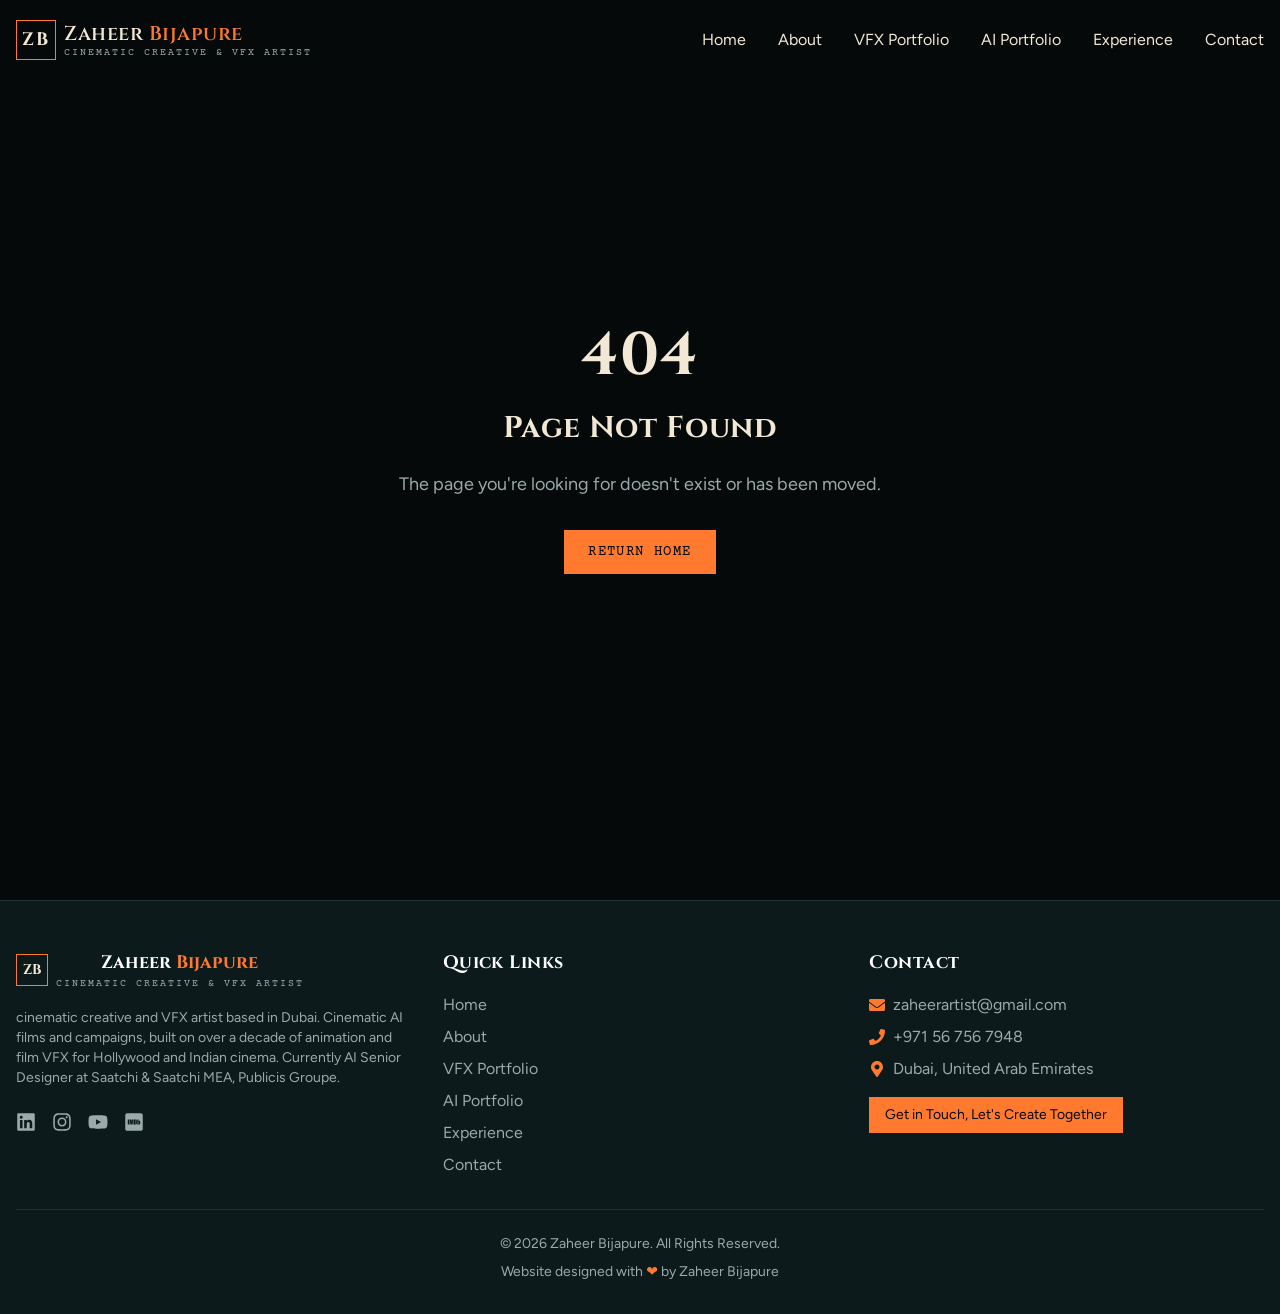
<file: 404/index.html>
<!DOCTYPE html><html lang="en"><head><meta charSet="utf-8"/><link rel="preconnect" href="https://fonts.googleapis.com"/><link rel="preconnect" href="https://fonts.gstatic.com" crossorigin="anonymous"/><meta name="viewport" content="width=device-width, initial-scale=1"/><link rel="stylesheet" href="/_next/static/css/b5094b9dc9eee532.css" crossorigin="" data-precedence="next"/><link rel="preload" as="script" fetchPriority="low" href="/_next/static/chunks/webpack-a9bc1110b8fa5c8f.js" crossorigin=""/><script src="/_next/static/chunks/fd9d1056-e4e5e23bdf33ed62.js" async="" crossorigin=""></script><script src="/_next/static/chunks/938-2777efc973f798ec.js" async="" crossorigin=""></script><script src="/_next/static/chunks/main-app-a311edf784fba414.js" async="" crossorigin=""></script><script src="/_next/static/chunks/600-cc11ebe24343bc13.js" async=""></script><script src="/_next/static/chunks/app/not-found-d58df9a68418aefa.js" async=""></script><script src="/_next/static/chunks/9081a741-b59bd7937d6b54ae.js" async=""></script><script src="/_next/static/chunks/3627521c-b00a041a497d8688.js" async=""></script><script src="/_next/static/chunks/app/layout-02bdfa7355a142dd.js" async=""></script><title>Zaheer Bijapure | Cinematic Creative &amp; VFX Artist, Dubai</title><meta name="description" content="Zaheer Bijapure is a cinematic creative and VFX artist based in Dubai: cinematic AI films, advertising concepts and visual campaigns, built on over a decade of animation and film VFX."/><link href="https://fonts.googleapis.com/css2?family=Cinzel:wght@500;600;700&amp;family=Courier+Prime:wght@400;700&amp;family=Figtree:wght@400;500;600&amp;display=swap" rel="stylesheet"/><script src="/_next/static/chunks/polyfills-c67a75d1b6f99dc8.js" crossorigin="" noModule=""></script></head><body class="font-sans bg-background text-textPrimary min-h-screen flex flex-col"><header class="fixed w-full z-50 transition-all duration-300 bg-transparent py-5" style="transform:translateY(-100px) translateZ(0)"><div class="container mx-auto px-4 flex justify-between items-center"><a href="/" class="relative flex items-center z-10"><div class="flex items-center justify-center border border-accent1 w-10 h-10"><span class="font-heading font-bold text-lg tracking-widest text-textPrimary">ZB</span></div><div class="ml-2"><span class="text-lg md:text-xl font-heading font-semibold text-textPrimary block leading-tight tracking-wide">Zaheer <span class="text-accent1">Bijapure</span></span><span class="text-[0.62rem] text-textSecondary font-mono uppercase tracking-[0.2em] -mt-0.5 block">Cinematic Creative &amp; VFX Artist</span></div></a><nav class="hidden md:flex space-x-8"><a href="/" class="nav-link text-sm lg:text-base ">Home</a><a href="/about/" class="nav-link text-sm lg:text-base ">About</a><a href="/portfolio/vfx/" class="nav-link text-sm lg:text-base ">VFX Portfolio</a><a href="/portfolio/ai/" class="nav-link text-sm lg:text-base ">AI Portfolio</a><a href="/experience/" class="nav-link text-sm lg:text-base ">Experience</a><a href="/contact/" class="nav-link text-sm lg:text-base ">Contact</a></nav><button class="md:hidden z-10 text-2xl"><svg stroke="currentColor" fill="currentColor" stroke-width="0" viewBox="0 0 1024 1024" height="1em" width="1em" xmlns="http://www.w3.org/2000/svg"><path d="M904 160H120c-4.4 0-8 3.6-8 8v64c0 4.4 3.6 8 8 8h784c4.4 0 8-3.6 8-8v-64c0-4.4-3.6-8-8-8zm0 624H120c-4.4 0-8 3.6-8 8v64c0 4.4 3.6 8 8 8h784c4.4 0 8-3.6 8-8v-64c0-4.4-3.6-8-8-8zm0-312H120c-4.4 0-8 3.6-8 8v64c0 4.4 3.6 8 8 8h784c4.4 0 8-3.6 8-8v-64c0-4.4-3.6-8-8-8z"></path></svg></button></div></header><main class="flex-grow"><div class="min-h-screen flex flex-col items-center justify-center text-center p-4"><div class="max-w-lg" style="opacity:0;transform:translateY(20px) translateZ(0)"><h1 class="text-4xl md:text-6xl font-bold mb-6">404</h1><h2 class="text-2xl md:text-3xl font-bold mb-6">Page Not Found</h2><p class="text-lg text-textSecondary mb-8">The page you&#x27;re looking for doesn&#x27;t exist or has been moved.</p><a href="/" class="btn-primary">Return Home</a></div></div></main><footer class="bg-primary pt-12 pb-8 border-t border-secondary"><div class="container mx-auto px-4"><div class="grid grid-cols-1 md:grid-cols-3 gap-8 mb-8"><div class="flex flex-col"><a href="/" class="flex items-center mb-4"><div class="flex items-center justify-center border border-accent1 w-8 h-8"><span class="font-heading font-bold text-sm text-textPrimary">ZB</span></div><div class="ml-2"><span class="text-lg font-heading font-bold text-white block text-center">Zaheer <span class="text-accent1">Bijapure</span></span><span class="text-[0.62rem] text-textSecondary font-mono uppercase tracking-[0.2em] block">Cinematic Creative &amp; VFX Artist</span></div></a><p class="text-sm text-textSecondary mb-6">cinematic creative and VFX artist based in Dubai. Cinematic AI films and campaigns, built on over a decade of animation and film VFX for Hollywood and Indian cinema. Currently AI Senior Designer at Saatchi &amp; Saatchi MEA, Publicis Groupe.</p><div class="flex space-x-4"><a href="https://www.linkedin.com/in/zaheer-bijapure/" target="_blank" rel="noopener noreferrer" aria-label="LinkedIn" class="text-textSecondary hover:text-accent1 transition-colors duration-300 text-xl"><svg stroke="currentColor" fill="currentColor" stroke-width="0" viewBox="0 0 448 512" height="1em" width="1em" xmlns="http://www.w3.org/2000/svg"><path d="M416 32H31.9C14.3 32 0 46.5 0 64.3v383.4C0 465.5 14.3 480 31.9 480H416c17.6 0 32-14.5 32-32.3V64.3c0-17.8-14.4-32.3-32-32.3zM135.4 416H69V202.2h66.5V416zm-33.2-243c-21.3 0-38.5-17.3-38.5-38.5S80.9 96 102.2 96c21.2 0 38.5 17.3 38.5 38.5 0 21.3-17.2 38.5-38.5 38.5zm282.1 243h-66.4V312c0-24.8-.5-56.7-34.5-56.7-34.6 0-39.9 27-39.9 54.9V416h-66.4V202.2h63.7v29.2h.9c8.9-16.8 30.6-34.5 62.9-34.5 67.2 0 79.7 44.3 79.7 101.9V416z"></path></svg></a><a href="https://www.instagram.com/zaheerbijapure/" target="_blank" rel="noopener noreferrer" aria-label="Instagram" class="text-textSecondary hover:text-accent1 transition-colors duration-300 text-xl"><svg stroke="currentColor" fill="currentColor" stroke-width="0" viewBox="0 0 448 512" height="1em" width="1em" xmlns="http://www.w3.org/2000/svg"><path d="M224.1 141c-63.6 0-114.9 51.3-114.9 114.9s51.3 114.9 114.9 114.9S339 319.5 339 255.9 287.7 141 224.1 141zm0 189.6c-41.1 0-74.7-33.5-74.7-74.7s33.5-74.7 74.7-74.7 74.7 33.5 74.7 74.7-33.6 74.7-74.7 74.7zm146.4-194.3c0 14.9-12 26.8-26.8 26.8-14.9 0-26.8-12-26.8-26.8s12-26.8 26.8-26.8 26.8 12 26.8 26.8zm76.1 27.2c-1.7-35.9-9.9-67.7-36.2-93.9-26.2-26.2-58-34.4-93.9-36.2-37-2.1-147.9-2.1-184.9 0-35.8 1.7-67.6 9.9-93.9 36.1s-34.4 58-36.2 93.9c-2.1 37-2.1 147.9 0 184.9 1.7 35.9 9.9 67.7 36.2 93.9s58 34.4 93.9 36.2c37 2.1 147.9 2.1 184.9 0 35.9-1.7 67.7-9.9 93.9-36.2 26.2-26.2 34.4-58 36.2-93.9 2.1-37 2.1-147.8 0-184.8zM398.8 388c-7.8 19.6-22.9 34.7-42.6 42.6-29.5 11.7-99.5 9-132.1 9s-102.7 2.6-132.1-9c-19.6-7.8-34.7-22.9-42.6-42.6-11.7-29.5-9-99.5-9-132.1s-2.6-102.7 9-132.1c7.8-19.6 22.9-34.7 42.6-42.6 29.5-11.7 99.5-9 132.1-9s102.7-2.6 132.1 9c19.6 7.8 34.7 22.9 42.6 42.6 11.7 29.5 9 99.5 9 132.1s2.7 102.7-9 132.1z"></path></svg></a><a href="https://www.youtube.com/@ZaheerBijapure" target="_blank" rel="noopener noreferrer" aria-label="YouTube" class="text-textSecondary hover:text-accent1 transition-colors duration-300 text-xl"><svg stroke="currentColor" fill="currentColor" stroke-width="0" viewBox="0 0 576 512" height="1em" width="1em" xmlns="http://www.w3.org/2000/svg"><path d="M549.655 124.083c-6.281-23.65-24.787-42.276-48.284-48.597C458.781 64 288 64 288 64S117.22 64 74.629 75.486c-23.497 6.322-42.003 24.947-48.284 48.597-11.412 42.867-11.412 132.305-11.412 132.305s0 89.438 11.412 132.305c6.281 23.65 24.787 41.5 48.284 47.821C117.22 448 288 448 288 448s170.78 0 213.371-11.486c23.497-6.321 42.003-24.171 48.284-47.821 11.412-42.867 11.412-132.305 11.412-132.305s0-89.438-11.412-132.305zm-317.51 213.508V175.185l142.739 81.205-142.739 81.201z"></path></svg></a><a href="https://www.imdb.com/name/nm12429900/" target="_blank" rel="noopener noreferrer" aria-label="IMDb" class="text-textSecondary hover:text-accent1 transition-colors duration-300 text-xl"><svg stroke="currentColor" fill="currentColor" stroke-width="0" viewBox="0 0 448 512" height="1em" width="1em" xmlns="http://www.w3.org/2000/svg"><path d="M400 32H48C21.5 32 0 53.5 0 80v352c0 26.5 21.5 48 48 48h352c26.5 0 48-21.5 48-48V80c0-26.5-21.5-48-48-48zM21.3 229.2H21c.1-.1.2-.3.3-.4zM97 319.8H64V192h33zm113.2 0h-28.7v-86.4l-11.6 86.4h-20.6l-12.2-84.5v84.5h-29V192h42.8c3.3 19.8 6 39.9 8.7 59.9l7.6-59.9h43zm11.4 0V192h24.6c17.6 0 44.7-1.6 49 20.9 1.7 7.6 1.4 16.3 1.4 24.4 0 88.5 11.1 82.6-75 82.5zm160.9-29.2c0 15.7-2.4 30.9-22.2 30.9-9 0-15.2-3-20.9-9.8l-1.9 8.1h-29.8V192h31.7v41.7c6-6.5 12-9.2 20.9-9.2 21.4 0 22.2 12.8 22.2 30.1zM265 229.9c0-9.7 1.6-16-10.3-16v83.7c12.2.3 10.3-8.7 10.3-18.4zm85.5 26.1c0-5.4 1.1-12.7-6.2-12.7-6 0-4.9 8.9-4.9 12.7 0 .6-1.1 39.6 1.1 44.7.8 1.6 2.2 2.4 3.8 2.4 7.8 0 6.2-9 6.2-14.4z"></path></svg></a></div></div><div><h3 class="text-lg font-bold mb-4 text-white">Quick Links</h3><ul class="space-y-2"><li><a href="/" class="text-textSecondary hover:text-accent1 transition-colors duration-300">Home</a></li><li><a href="/about/" class="text-textSecondary hover:text-accent1 transition-colors duration-300">About</a></li><li><a href="/portfolio/vfx/" class="text-textSecondary hover:text-accent1 transition-colors duration-300">VFX Portfolio</a></li><li><a href="/portfolio/ai/" class="text-textSecondary hover:text-accent1 transition-colors duration-300">AI Portfolio</a></li><li><a href="/experience/" class="text-textSecondary hover:text-accent1 transition-colors duration-300">Experience</a></li><li><a href="/contact/" class="text-textSecondary hover:text-accent1 transition-colors duration-300">Contact</a></li></ul></div><div><h3 class="text-lg font-bold mb-4 text-white">Contact</h3><div class=" flex flex-col space-y-2"><div class="flex items-center "><span class="text-accent1 mr-2"><svg stroke="currentColor" fill="currentColor" stroke-width="0" viewBox="0 0 512 512" height="1em" width="1em" xmlns="http://www.w3.org/2000/svg"><path d="M502.3 190.8c3.9-3.1 9.7-.2 9.7 4.7V400c0 26.5-21.5 48-48 48H48c-26.5 0-48-21.5-48-48V195.6c0-5 5.7-7.8 9.7-4.7 22.4 17.4 52.1 39.5 154.1 113.6 21.1 15.4 56.7 47.8 92.2 47.6 35.7.3 72-32.8 92.3-47.6 102-74.1 131.6-96.3 154-113.7zM256 320c23.2.4 56.6-29.2 73.4-41.4 132.7-96.3 142.8-104.7 173.4-128.7 5.8-4.5 9.2-11.5 9.2-18.9v-19c0-26.5-21.5-48-48-48H48C21.5 64 0 85.5 0 112v19c0 7.4 3.4 14.3 9.2 18.9 30.6 23.9 40.7 32.4 173.4 128.7 16.8 12.2 50.2 41.8 73.4 41.4z"></path></svg></span><a href="mailto:zaheerartist@gmail.com" class="text-textSecondary hover:text-accent1 transition-colors">zaheerartist@gmail.com</a></div><div class="flex items-center "><span class="text-accent1 mr-2"><svg stroke="currentColor" fill="currentColor" stroke-width="0" viewBox="0 0 512 512" height="1em" width="1em" xmlns="http://www.w3.org/2000/svg"><path d="M493.4 24.6l-104-24c-11.3-2.6-22.9 3.3-27.5 13.9l-48 112c-4.2 9.8-1.4 21.3 6.9 28l60.6 49.6c-36 76.7-98.9 140.5-177.2 177.2l-49.6-60.6c-6.8-8.3-18.2-11.1-28-6.9l-112 48C3.9 366.5-2 378.1.6 389.4l24 104C27.1 504.2 36.7 512 48 512c256.1 0 464-207.5 464-464 0-11.2-7.7-20.9-18.6-23.4z"></path></svg></span><a href="tel:+971567567948" class="text-textSecondary hover:text-accent1 transition-colors">+971 56 756 7948</a></div><div class="flex items-center "><span class="text-accent1 mr-2"><svg stroke="currentColor" fill="currentColor" stroke-width="0" viewBox="0 0 384 512" height="1em" width="1em" xmlns="http://www.w3.org/2000/svg"><path d="M172.268 501.67C26.97 291.031 0 269.413 0 192 0 85.961 85.961 0 192 0s192 85.961 192 192c0 77.413-26.97 99.031-172.268 309.67-9.535 13.774-29.93 13.773-39.464 0zM192 272c44.183 0 80-35.817 80-80s-35.817-80-80-80-80 35.817-80 80 35.817 80 80 80z"></path></svg></span><span class="text-textSecondary">Dubai, United Arab Emirates</span></div></div><a href="/contact/" class="bg-accent1 text-background hover:bg-accent1/80 transition-all duration-300 rounded-none inline-block mt-4 text-sm px-4 py-2">Get in Touch, Let&#x27;s Create Together</a></div></div><div class="pt-6 border-t border-secondary text-center text-sm text-textSecondary"><p>© <!-- -->2026<!-- --> Zaheer Bijapure. All Rights Reserved.</p><p class="mt-2">Website designed with <span class="text-accent1">❤</span> by Zaheer Bijapure</p></div></div></footer><script src="/_next/static/chunks/webpack-a9bc1110b8fa5c8f.js" crossorigin="" async=""></script><script>(self.__next_f=self.__next_f||[]).push([0]);self.__next_f.push([2,null])</script><script>self.__next_f.push([1,"1:HL[\"/_next/static/css/b5094b9dc9eee532.css\",\"style\",{\"crossOrigin\":\"\"}]\n0:\"$L2\"\n"])</script><script>self.__next_f.push([1,"3:I[7690,[],\"\"]\n5:I[7831,[],\"\"]\n6:I[9230,[\"600\",\"static/chunks/600-cc11ebe24343bc13.js\",\"160\",\"static/chunks/app/not-found-d58df9a68418aefa.js\"],\"\"]\n7:I[4002,[\"420\",\"static/chunks/9081a741-b59bd7937d6b54ae.js\",\"712\",\"static/chunks/3627521c-b00a041a497d8688.js\",\"600\",\"static/chunks/600-cc11ebe24343bc13.js\",\"185\",\"static/chunks/app/layout-02bdfa7355a142dd.js\"],\"Navbar\"]\n8:I[5613,[],\"\"]\n9:I[1778,[],\"\"]\na:I[6112,[\"420\",\"static/chunks/9081a741-b59bd7937d6b54ae.js\",\"712\",\"static/chunks/3627521c-b00a041a497d8688.j"])</script><script>self.__next_f.push([1,"s\",\"600\",\"static/chunks/600-cc11ebe24343bc13.js\",\"185\",\"static/chunks/app/layout-02bdfa7355a142dd.js\"],\"Footer\"]\nc:I[8955,[],\"\"]\n"])</script><script>self.__next_f.push([1,"2:[[[\"$\",\"link\",\"0\",{\"rel\":\"stylesheet\",\"href\":\"/_next/static/css/b5094b9dc9eee532.css\",\"precedence\":\"next\",\"crossOrigin\":\"\"}]],[\"$\",\"$L3\",null,{\"buildId\":\"DjXQW-9hF-mbAh0JsTY-Q\",\"assetPrefix\":\"\",\"initialCanonicalUrl\":\"/_not-found/\",\"initialTree\":[\"\",{\"children\":[\"__PAGE__\",{}]},\"$undefined\",\"$undefined\",true],\"initialSeedData\":[\"\",{\"children\":[\"__PAGE__\",{},[\"$L4\",[\"$\",\"$L5\",null,{\"propsForComponent\":{\"params\":{}},\"Component\":\"$6\",\"isStaticGeneration\":true}],null]]},[null,[\"$\",\"html\",null,{\"lang\":\"en\",\"children\":[[\"$\",\"head\",null,{\"children\":[[\"$\",\"link\",null,{\"rel\":\"preconnect\",\"href\":\"https://fonts.googleapis.com\"}],[\"$\",\"link\",null,{\"rel\":\"preconnect\",\"href\":\"https://fonts.gstatic.com\",\"crossOrigin\":\"anonymous\"}],[\"$\",\"link\",null,{\"href\":\"https://fonts.googleapis.com/css2?family=Cinzel:wght@500;600;700\u0026family=Courier+Prime:wght@400;700\u0026family=Figtree:wght@400;500;600\u0026display=swap\",\"rel\":\"stylesheet\"}]]}],[\"$\",\"body\",null,{\"className\":\"font-sans bg-background text-textPrimary min-h-screen flex flex-col\",\"children\":[[\"$\",\"$L7\",null,{}],[\"$\",\"main\",null,{\"className\":\"flex-grow\",\"children\":[\"$\",\"$L8\",null,{\"parallelRouterKey\":\"children\",\"segmentPath\":[\"children\"],\"loading\":\"$undefined\",\"loadingStyles\":\"$undefined\",\"loadingScripts\":\"$undefined\",\"hasLoading\":false,\"error\":\"$undefined\",\"errorStyles\":\"$undefined\",\"errorScripts\":\"$undefined\",\"template\":[\"$\",\"$L9\",null,{}],\"templateStyles\":\"$undefined\",\"templateScripts\":\"$undefined\",\"notFound\":[\"$\",\"$L6\",null,{}],\"notFoundStyles\":[],\"styles\":null}]}],[\"$\",\"$La\",null,{}]]}]]}],null]],\"initialHead\":[false,\"$Lb\"],\"globalErrorComponent\":\"$c\"}]]\n"])</script><script>self.__next_f.push([1,"b:[[\"$\",\"meta\",\"0\",{\"name\":\"viewport\",\"content\":\"width=device-width, initial-scale=1\"}],[\"$\",\"meta\",\"1\",{\"charSet\":\"utf-8\"}],[\"$\",\"title\",\"2\",{\"children\":\"Zaheer Bijapure | Cinematic Creative \u0026 VFX Artist, Dubai\"}],[\"$\",\"meta\",\"3\",{\"name\":\"description\",\"content\":\"Zaheer Bijapure is a cinematic creative and VFX artist based in Dubai: cinematic AI films, advertising concepts and visual campaigns, built on over a decade of animation and film VFX.\"}]]\n4:null\n"])</script><script>self.__next_f.push([1,""])</script></body></html>
</file>
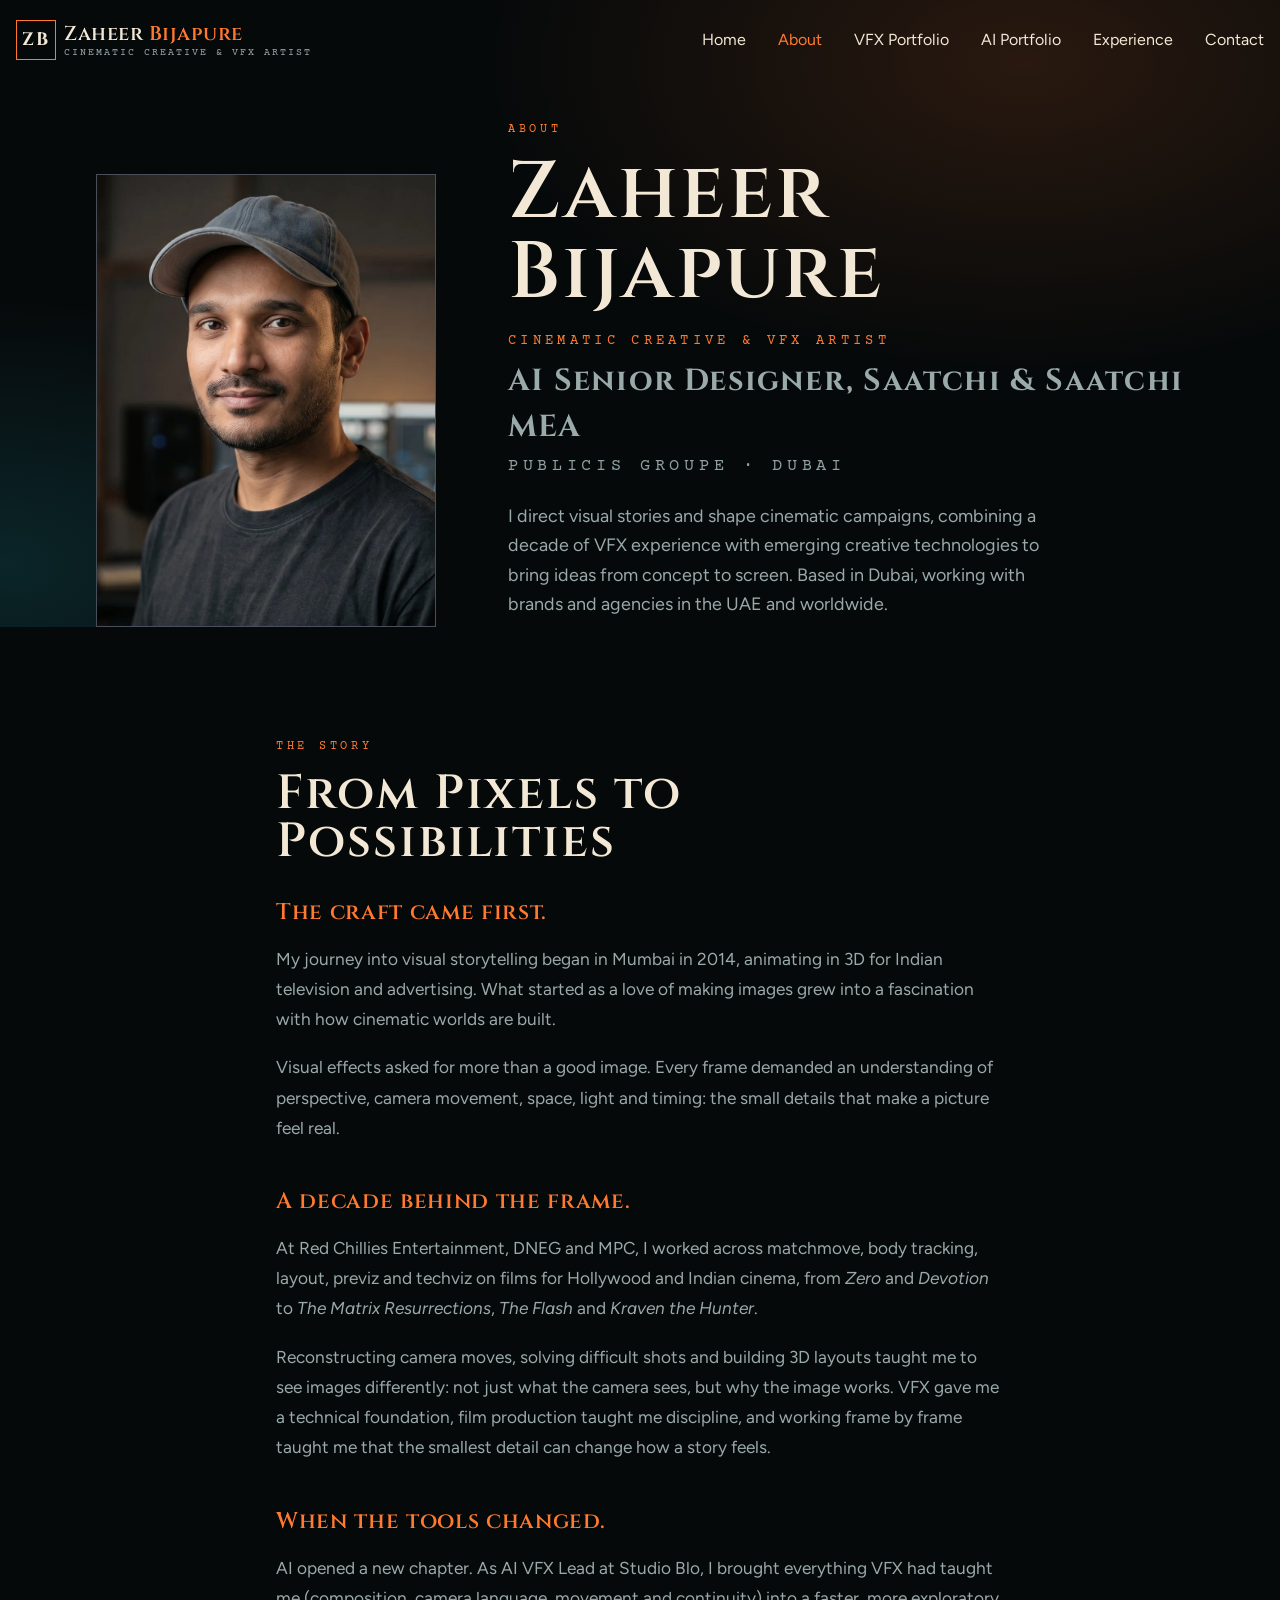
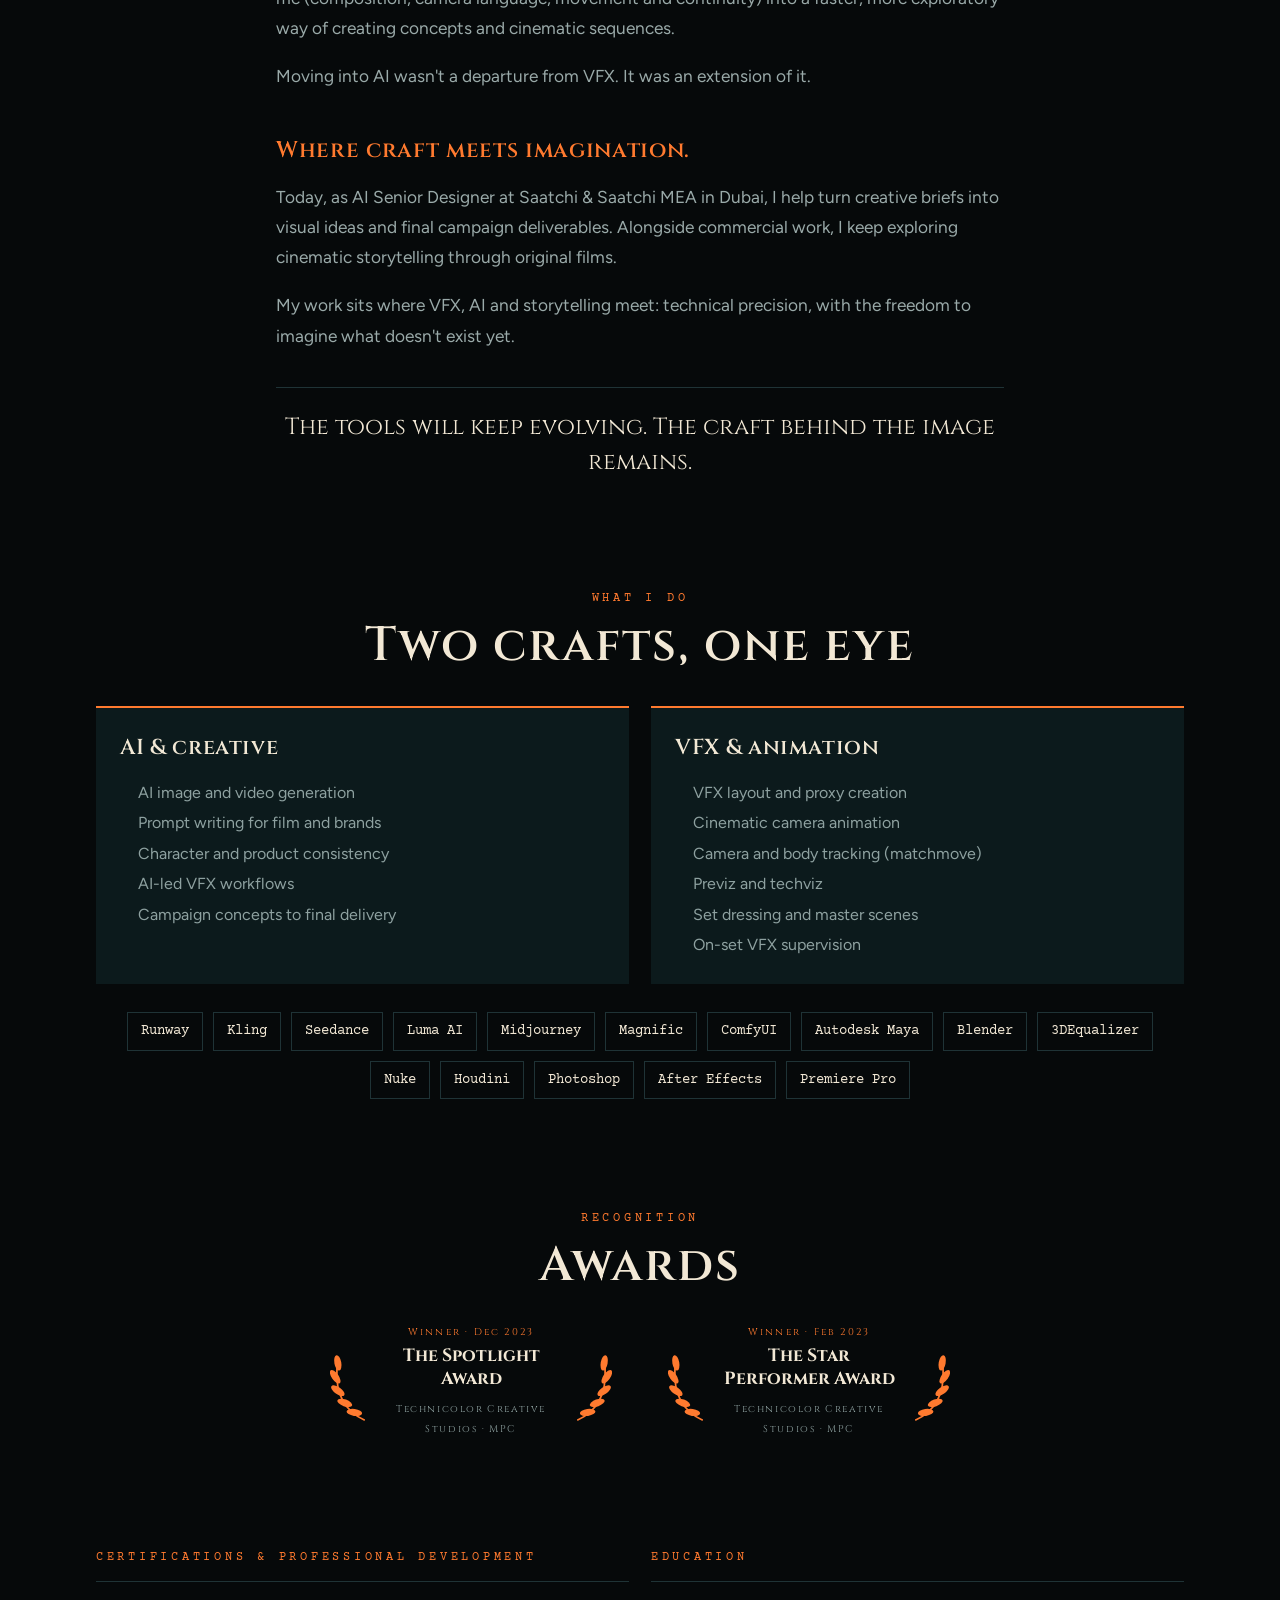
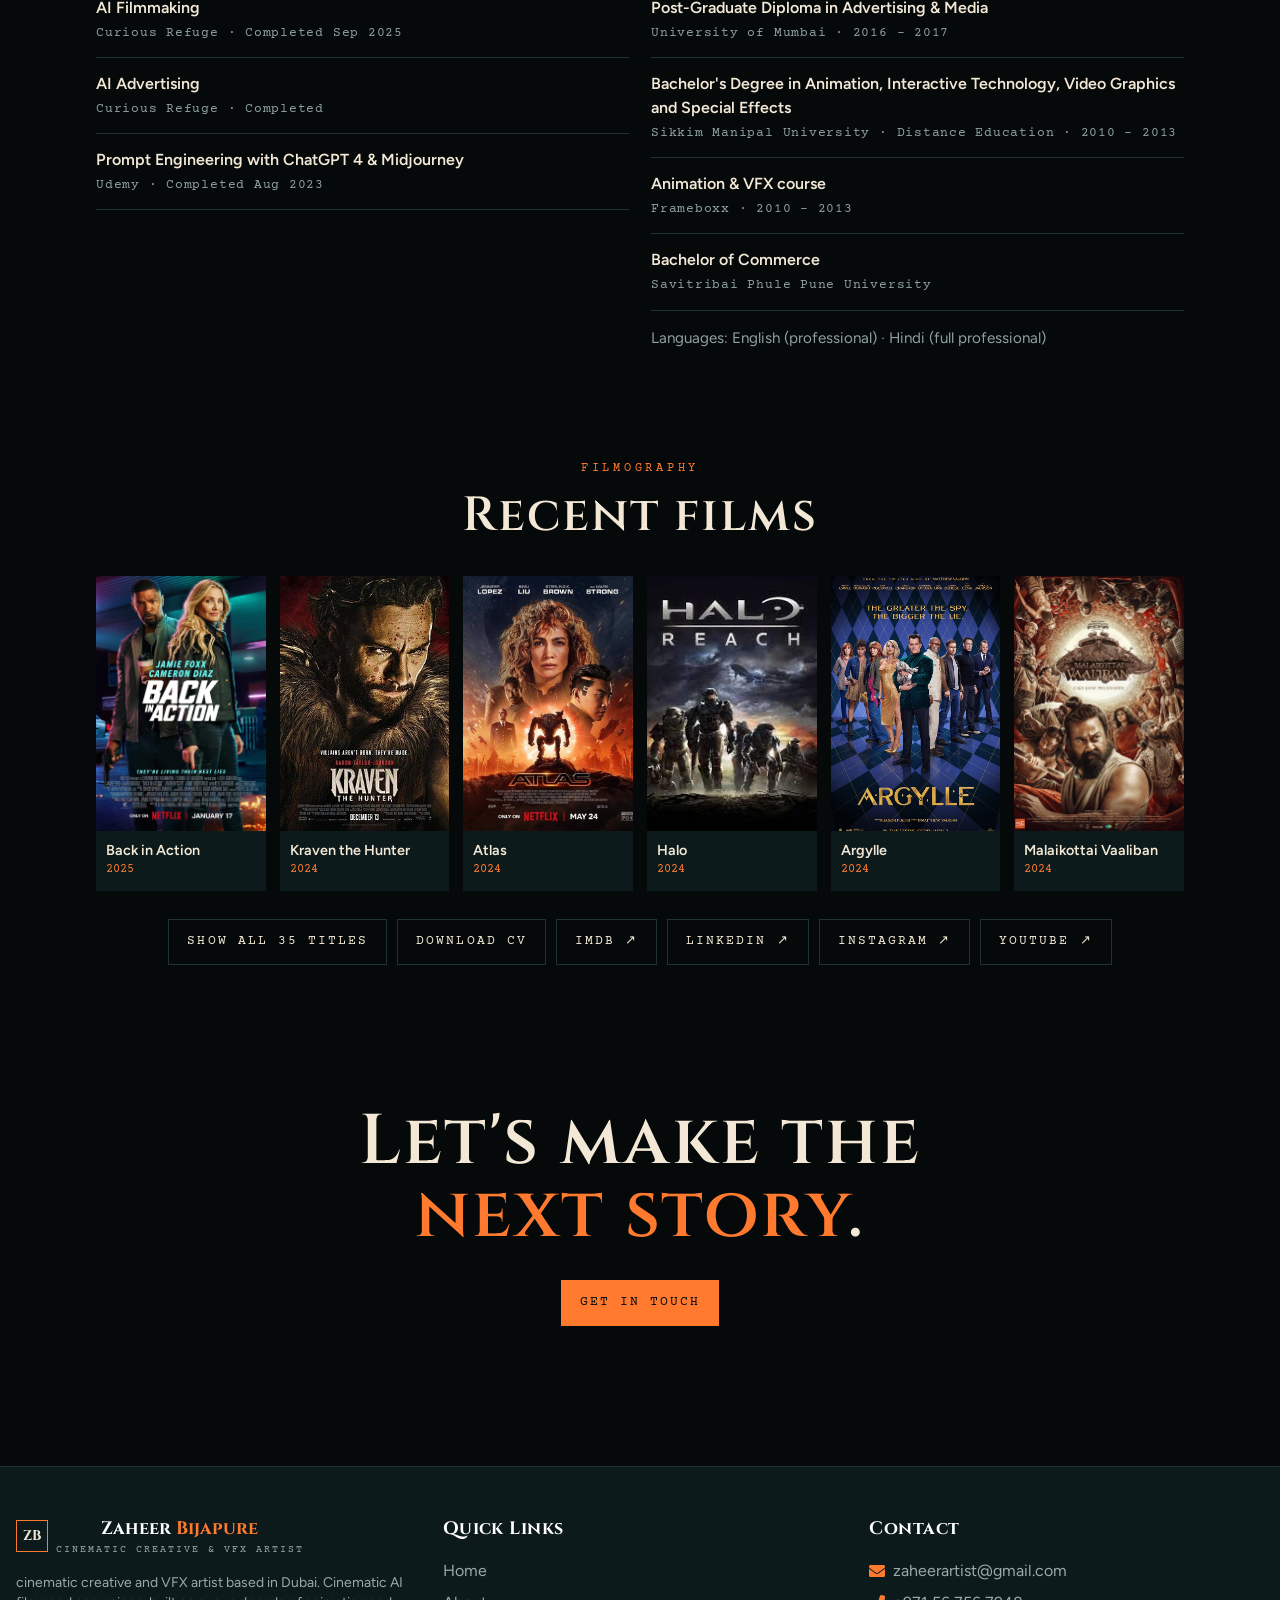
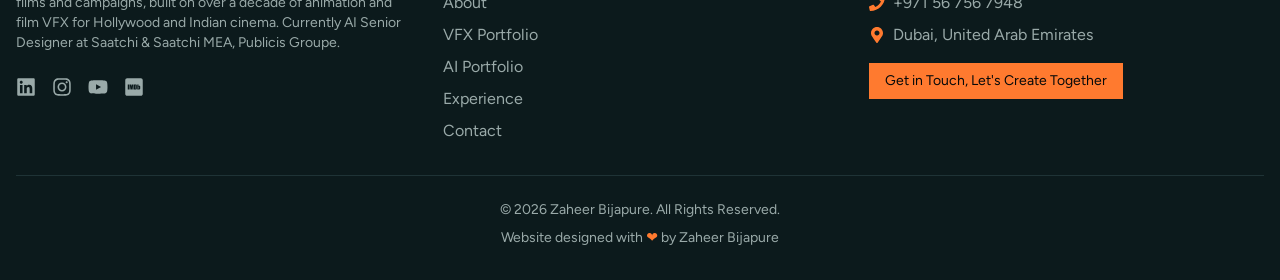
<file: about/index.html>
<!DOCTYPE html><html lang="en"><head><meta charSet="utf-8"/><link rel="preconnect" href="https://fonts.googleapis.com"/><link rel="preconnect" href="https://fonts.gstatic.com" crossorigin="anonymous"/><meta name="viewport" content="width=device-width, initial-scale=1"/><link rel="preload" as="image" href="/zaheer-bijapure.jpg"/><link rel="stylesheet" href="/_next/static/css/b5094b9dc9eee532.css" crossorigin="" data-precedence="next"/><link rel="stylesheet" href="/_next/static/css/1360ec42e5614b1e.css" crossorigin="" data-precedence="next"/><link rel="preload" as="script" fetchPriority="low" href="/_next/static/chunks/webpack-a9bc1110b8fa5c8f.js" crossorigin=""/><script src="/_next/static/chunks/fd9d1056-e4e5e23bdf33ed62.js" async="" crossorigin=""></script><script src="/_next/static/chunks/938-2777efc973f798ec.js" async="" crossorigin=""></script><script src="/_next/static/chunks/main-app-a311edf784fba414.js" async="" crossorigin=""></script><script src="/_next/static/chunks/app/about/page-c209f974416b6791.js" async=""></script><script src="/_next/static/chunks/9081a741-b59bd7937d6b54ae.js" async=""></script><script src="/_next/static/chunks/3627521c-b00a041a497d8688.js" async=""></script><script src="/_next/static/chunks/600-cc11ebe24343bc13.js" async=""></script><script src="/_next/static/chunks/app/layout-02bdfa7355a142dd.js" async=""></script><script src="/_next/static/chunks/app/not-found-d58df9a68418aefa.js" async=""></script><title>About | Zaheer Bijapure, Cinematic Creative &amp; VFX Artist, Dubai</title><meta name="description" content="Zaheer Bijapure, cinematic creative and VFX artist in Dubai. From animation and Hollywood VFX at DNEG and MPC to AI films and campaigns at Saatchi &amp; Saatchi MEA."/><link rel="canonical" href="https://zaheerbijapure.com/about/"/><meta property="og:title" content="About | Zaheer Bijapure, Cinematic Creative &amp; VFX Artist, Dubai"/><meta property="og:description" content="Zaheer Bijapure, cinematic creative and VFX artist in Dubai. From animation and Hollywood VFX at DNEG and MPC to AI films and campaigns at Saatchi &amp; Saatchi MEA."/><meta property="og:url" content="https://zaheerbijapure.com/about/"/><meta property="og:site_name" content="Zaheer Bijapure"/><meta property="og:image" content="https://zaheerbijapure.com/images/og-card-v2.jpg"/><meta property="og:image:width" content="1200"/><meta property="og:image:height" content="630"/><meta property="og:type" content="website"/><meta name="twitter:card" content="summary_large_image"/><meta name="twitter:title" content="About | Zaheer Bijapure, Cinematic Creative &amp; VFX Artist, Dubai"/><meta name="twitter:description" content="Zaheer Bijapure, cinematic creative and VFX artist in Dubai. From animation and Hollywood VFX at DNEG and MPC to AI films and campaigns at Saatchi &amp; Saatchi MEA."/><meta name="twitter:image" content="https://zaheerbijapure.com/images/og-card-v2.jpg"/><meta name="twitter:image:width" content="1200"/><meta name="twitter:image:height" content="630"/><link href="https://fonts.googleapis.com/css2?family=Cinzel:wght@500;600;700&amp;family=Courier+Prime:wght@400;700&amp;family=Figtree:wght@400;500;600&amp;display=swap" rel="stylesheet"/><script src="/_next/static/chunks/polyfills-c67a75d1b6f99dc8.js" crossorigin="" noModule=""></script></head><body class="font-sans bg-background text-textPrimary min-h-screen flex flex-col"><header class="fixed w-full z-50 transition-all duration-300 bg-transparent py-5" style="transform:translateY(-100px) translateZ(0)"><div class="container mx-auto px-4 flex justify-between items-center"><a href="/" class="relative flex items-center z-10"><div class="flex items-center justify-center border border-accent1 w-10 h-10"><span class="font-heading font-bold text-lg tracking-widest text-textPrimary">ZB</span></div><div class="ml-2"><span class="text-lg md:text-xl font-heading font-semibold text-textPrimary block leading-tight tracking-wide">Zaheer <span class="text-accent1">Bijapure</span></span><span class="text-[0.62rem] text-textSecondary font-mono uppercase tracking-[0.2em] -mt-0.5 block">Cinematic Creative &amp; VFX Artist</span></div></a><nav class="hidden md:flex space-x-8"><a href="/" class="nav-link text-sm lg:text-base ">Home</a><a href="/about/" class="nav-link text-sm lg:text-base text-accent1">About</a><a href="/portfolio/vfx/" class="nav-link text-sm lg:text-base ">VFX Portfolio</a><a href="/portfolio/ai/" class="nav-link text-sm lg:text-base ">AI Portfolio</a><a href="/experience/" class="nav-link text-sm lg:text-base ">Experience</a><a href="/contact/" class="nav-link text-sm lg:text-base ">Contact</a></nav><button class="md:hidden z-10 text-2xl"><svg stroke="currentColor" fill="currentColor" stroke-width="0" viewBox="0 0 1024 1024" height="1em" width="1em" xmlns="http://www.w3.org/2000/svg"><path d="M904 160H120c-4.4 0-8 3.6-8 8v64c0 4.4 3.6 8 8 8h784c4.4 0 8-3.6 8-8v-64c0-4.4-3.6-8-8-8zm0 624H120c-4.4 0-8 3.6-8 8v64c0 4.4 3.6 8 8 8h784c4.4 0 8-3.6 8-8v-64c0-4.4-3.6-8-8-8zm0-312H120c-4.4 0-8 3.6-8 8v64c0 4.4 3.6 8 8 8h784c4.4 0 8-3.6 8-8v-64c0-4.4-3.6-8-8-8z"></path></svg></button></div></header><main class="flex-grow"><div class="about_page__6UDEE"><section class="about_hero__GRNQ4"><div class="about_wrap__8_0Sh about_heroGrid__HFomW"><img class="about_photo__SNr8E" src="/zaheer-bijapure.jpg" alt="Portrait of Zaheer Bijapure" width="900" height="1200"/><div class="about_heroText__ItbPf"><p class="about_eyebrow__Cnlyg">About</p><h1 class="about_name__cP724">Zaheer Bijapure</h1><p class="about_role__kpPvh">Cinematic Creative &amp; VFX Artist</p><p class="about_agency__mYFTI">AI Senior Designer, Saatchi &amp; Saatchi MEA <span>Publicis Groupe · Dubai</span></p><p class="about_lede__AHvYS">I direct visual stories and shape cinematic campaigns, combining a decade of VFX experience with emerging creative technologies to bring ideas from concept to screen. Based in Dubai, working with brands and agencies in the UAE and worldwide.</p></div></div></section><section class="about_section__4WtBQ"><div class="about_wrap__8_0Sh about_narrow__XPvfl"><p class="about_eyebrow__Cnlyg">The story</p><h2 class="about_h2__binQU about_storyTitle__fA0vF">From Pixels to Possibilities</h2><div class="about_story__luaIq"><h3 class="about_chapter__O04Fg">The craft came first.</h3><p>My journey into visual storytelling began in Mumbai in 2014, animating in 3D for Indian television and advertising. What started as a love of making images grew into a fascination with how cinematic worlds are built.</p><p>Visual effects asked for more than a good image. Every frame demanded an understanding of perspective, camera movement, space, light and timing: the small details that make a picture feel real.</p><h3 class="about_chapter__O04Fg">A decade behind the frame.</h3><p>At Red Chillies Entertainment, DNEG and MPC, I worked across matchmove, body tracking, layout, previz and techviz on films for Hollywood and Indian cinema, from <i>Zero</i> and <i>Devotion</i> to <i>The Matrix Resurrections</i>, <i>The Flash</i> and<!-- --> <i>Kraven the Hunter</i>.</p><p>Reconstructing camera moves, solving difficult shots and building 3D layouts taught me to see images differently: not just what the camera sees, but why the image works. VFX gave me a technical foundation, film production taught me discipline, and working frame by frame taught me that the smallest detail can change how a story feels.</p><h3 class="about_chapter__O04Fg">When the tools changed.</h3><p>AI opened a new chapter. As AI VFX Lead at Studio Blo, I brought everything VFX had taught me (composition, camera language, movement and continuity) into a faster, more exploratory way of creating concepts and cinematic sequences.</p><p>Moving into AI wasn&#x27;t a departure from VFX. It was an extension of it.</p><h3 class="about_chapter__O04Fg">Where craft meets imagination.</h3><p>Today, as AI Senior Designer at Saatchi &amp; Saatchi MEA in Dubai, I help turn creative briefs into visual ideas and final campaign deliverables. Alongside commercial work, I keep exploring cinematic storytelling through original films.</p><p>My work sits where VFX, AI and storytelling meet: technical precision, with the freedom to imagine what doesn&#x27;t exist yet.</p><p class="about_coda__ycr5X">The tools will keep evolving. The craft behind the image remains.</p></div></div></section><section class="about_section__4WtBQ"><div class="about_wrap__8_0Sh"><p class="about_eyebrow__Cnlyg about_center__3zeJ_">What I do</p><h2 class="about_h2__binQU">Two crafts, one eye</h2><div class="about_two__NrHAo"><div class="about_panel__NqCZj"><h3>AI &amp; creative</h3><ul><li>AI image and video generation</li><li>Prompt writing for film and brands</li><li>Character and product consistency</li><li>AI-led VFX workflows</li><li>Campaign concepts to final delivery</li></ul></div><div class="about_panel__NqCZj"><h3>VFX &amp; animation</h3><ul><li>VFX layout and proxy creation</li><li>Cinematic camera animation</li><li>Camera and body tracking (matchmove)</li><li>Previz and techviz</li><li>Set dressing and master scenes</li><li>On-set VFX supervision</li></ul></div></div><div class="about_tools__nCYDY"><span>Runway</span><span>Kling</span><span>Seedance</span><span>Luma AI</span><span>Midjourney</span><span>Magnific</span><span>ComfyUI</span><span>Autodesk Maya</span><span>Blender</span><span>3DEqualizer</span><span>Nuke</span><span>Houdini</span><span>Photoshop</span><span>After Effects</span><span>Premiere Pro</span></div></div></section><section class="about_section__4WtBQ"><div class="about_wrap__8_0Sh"><p class="about_eyebrow__Cnlyg about_center__3zeJ_">Recognition</p><h2 class="about_h2__binQU">Awards</h2><div class="about_laurels__Oy8UT"><div class="about_laurel__qTQwz"><svg viewBox="0 0 46 92" aria-hidden="true"><g fill="currentColor"><path d="M40 90C18 80 6 60 8 30" fill="none" stroke="currentColor" stroke-width="2"></path><ellipse cx="9" cy="24" rx="4" ry="9" transform="rotate(-10 9 24)"></ellipse><ellipse cx="6" cy="40" rx="4" ry="9" transform="rotate(-35 6 40)"></ellipse><ellipse cx="9" cy="56" rx="4" ry="9" transform="rotate(-55 9 56)"></ellipse><ellipse cx="17" cy="70" rx="4" ry="9" transform="rotate(-70 17 70)"></ellipse><ellipse cx="28" cy="81" rx="4" ry="9" transform="rotate(-82 28 81)"></ellipse></g></svg><div><small>Winner · <!-- -->Dec 2023</small><strong>The Spotlight Award</strong><em>Technicolor Creative Studios · MPC</em></div><svg class="about_flip__bmszm" viewBox="0 0 46 92" aria-hidden="true"><g fill="currentColor"><path d="M40 90C18 80 6 60 8 30" fill="none" stroke="currentColor" stroke-width="2"></path><ellipse cx="9" cy="24" rx="4" ry="9" transform="rotate(-10 9 24)"></ellipse><ellipse cx="6" cy="40" rx="4" ry="9" transform="rotate(-35 6 40)"></ellipse><ellipse cx="9" cy="56" rx="4" ry="9" transform="rotate(-55 9 56)"></ellipse><ellipse cx="17" cy="70" rx="4" ry="9" transform="rotate(-70 17 70)"></ellipse><ellipse cx="28" cy="81" rx="4" ry="9" transform="rotate(-82 28 81)"></ellipse></g></svg></div><div class="about_laurel__qTQwz"><svg viewBox="0 0 46 92" aria-hidden="true"><g fill="currentColor"><path d="M40 90C18 80 6 60 8 30" fill="none" stroke="currentColor" stroke-width="2"></path><ellipse cx="9" cy="24" rx="4" ry="9" transform="rotate(-10 9 24)"></ellipse><ellipse cx="6" cy="40" rx="4" ry="9" transform="rotate(-35 6 40)"></ellipse><ellipse cx="9" cy="56" rx="4" ry="9" transform="rotate(-55 9 56)"></ellipse><ellipse cx="17" cy="70" rx="4" ry="9" transform="rotate(-70 17 70)"></ellipse><ellipse cx="28" cy="81" rx="4" ry="9" transform="rotate(-82 28 81)"></ellipse></g></svg><div><small>Winner · <!-- -->Feb 2023</small><strong>The Star Performer Award</strong><em>Technicolor Creative Studios · MPC</em></div><svg class="about_flip__bmszm" viewBox="0 0 46 92" aria-hidden="true"><g fill="currentColor"><path d="M40 90C18 80 6 60 8 30" fill="none" stroke="currentColor" stroke-width="2"></path><ellipse cx="9" cy="24" rx="4" ry="9" transform="rotate(-10 9 24)"></ellipse><ellipse cx="6" cy="40" rx="4" ry="9" transform="rotate(-35 6 40)"></ellipse><ellipse cx="9" cy="56" rx="4" ry="9" transform="rotate(-55 9 56)"></ellipse><ellipse cx="17" cy="70" rx="4" ry="9" transform="rotate(-70 17 70)"></ellipse><ellipse cx="28" cy="81" rx="4" ry="9" transform="rotate(-82 28 81)"></ellipse></g></svg></div></div></div></section><section class="about_section__4WtBQ"><div class="about_wrap__8_0Sh"><div class="about_two__NrHAo"><div><p class="about_eyebrow__Cnlyg">Certifications &amp; professional development</p><ul class="about_list__8qZEX"><li><b>AI Filmmaking</b><span>Curious Refuge · Completed Sep 2025</span></li><li><b>AI Advertising</b><span>Curious Refuge · Completed</span></li><li><b>Prompt Engineering with ChatGPT 4 &amp; Midjourney</b><span>Udemy · Completed Aug 2023</span></li></ul></div><div><p class="about_eyebrow__Cnlyg">Education</p><ul class="about_list__8qZEX"><li><b>Post-Graduate Diploma in Advertising &amp; Media</b><span>University of Mumbai · 2016 – 2017</span></li><li><b>Bachelor&#x27;s Degree in Animation, Interactive Technology, Video Graphics and Special Effects</b><span>Sikkim Manipal University · Distance Education · 2010 – 2013</span></li><li><b>Animation &amp; VFX course</b><span>Frameboxx · 2010 – 2013</span></li><li><b>Bachelor of Commerce</b><span>Savitribai Phule Pune University</span></li></ul><p class="about_langs__KZO2G">Languages: English (professional) · Hindi (full professional)</p></div></div></div></section><section class="about_section__4WtBQ"><div class="about_wrap__8_0Sh"><p class="about_eyebrow__Cnlyg about_center__3zeJ_">Filmography</p><h2 class="about_h2__binQU">Recent films</h2><div class="about_posters__OMkEM"><figure class="about_poster__49Afu"><img src="/images/films/Back%20in%20Action%20(2025).jpg" alt="Back in Action (2025) poster" loading="lazy"/><figcaption><b>Back in Action</b><span>2025</span></figcaption></figure><figure class="about_poster__49Afu"><img src="/images/films/Kraven%20the%20Hunter%20(2024).jpg" alt="Kraven the Hunter (2024) poster" loading="lazy"/><figcaption><b>Kraven the Hunter</b><span>2024</span></figcaption></figure><figure class="about_poster__49Afu"><img src="/images/films/Atlas%20(2024).jpg" alt="Atlas (2024) poster" loading="lazy"/><figcaption><b>Atlas</b><span>2024</span></figcaption></figure><figure class="about_poster__49Afu"><img src="/images/films/Halo%20(2024).jpg" alt="Halo (2024) poster" loading="lazy"/><figcaption><b>Halo</b><span>2024</span></figcaption></figure><figure class="about_poster__49Afu"><img src="/images/films/Argylle%20(2024).jpg" alt="Argylle (2024) poster" loading="lazy"/><figcaption><b>Argylle</b><span>2024</span></figcaption></figure><figure class="about_poster__49Afu"><img src="/images/films/Malaikottai%20Vaaliban%20(2024).jpg" alt="Malaikottai Vaaliban (2024) poster" loading="lazy"/><figcaption><b>Malaikottai Vaaliban</b><span>2024</span></figcaption></figure></div><div class="about_actions__ef40m"><button type="button" class="about_btn__NeTxS">Show all 35 titles</button><a class="about_btn__NeTxS" href="/Zaheer-Bijapure-AI-Senior-Designer-CV.pdf" download="Zaheer-Bijapure-AI-Senior-Designer-CV.pdf">Download CV</a><a class="about_btn__NeTxS" href="https://www.imdb.com/name/nm12429900/" target="_blank" rel="noopener noreferrer">IMDb ↗</a><a class="about_btn__NeTxS" href="https://www.linkedin.com/in/zaheer-bijapure/" target="_blank" rel="noopener noreferrer">LinkedIn ↗</a><a class="about_btn__NeTxS" href="https://www.instagram.com/zaheerbijapure/" target="_blank" rel="noopener noreferrer">Instagram ↗</a><a class="about_btn__NeTxS" href="https://www.youtube.com/@ZaheerBijapure" target="_blank" rel="noopener noreferrer">YouTube ↗</a></div></div></section><section class="about_close__gmxTg"><div class="about_wrap__8_0Sh about_narrow__XPvfl"><h2 class="about_closeTitle__ca3Wi">Let&#x27;s make the <em>next story</em>.</h2><a class="about_btn__NeTxS about_btnHot__PPrAe" href="/contact/">Get in touch</a></div></section></div></main><footer class="bg-primary pt-12 pb-8 border-t border-secondary"><div class="container mx-auto px-4"><div class="grid grid-cols-1 md:grid-cols-3 gap-8 mb-8"><div class="flex flex-col"><a href="/" class="flex items-center mb-4"><div class="flex items-center justify-center border border-accent1 w-8 h-8"><span class="font-heading font-bold text-sm text-textPrimary">ZB</span></div><div class="ml-2"><span class="text-lg font-heading font-bold text-white block text-center">Zaheer <span class="text-accent1">Bijapure</span></span><span class="text-[0.62rem] text-textSecondary font-mono uppercase tracking-[0.2em] block">Cinematic Creative &amp; VFX Artist</span></div></a><p class="text-sm text-textSecondary mb-6">cinematic creative and VFX artist based in Dubai. Cinematic AI films and campaigns, built on over a decade of animation and film VFX for Hollywood and Indian cinema. Currently AI Senior Designer at Saatchi &amp; Saatchi MEA, Publicis Groupe.</p><div class="flex space-x-4"><a href="https://www.linkedin.com/in/zaheer-bijapure/" target="_blank" rel="noopener noreferrer" aria-label="LinkedIn" class="text-textSecondary hover:text-accent1 transition-colors duration-300 text-xl"><svg stroke="currentColor" fill="currentColor" stroke-width="0" viewBox="0 0 448 512" height="1em" width="1em" xmlns="http://www.w3.org/2000/svg"><path d="M416 32H31.9C14.3 32 0 46.5 0 64.3v383.4C0 465.5 14.3 480 31.9 480H416c17.6 0 32-14.5 32-32.3V64.3c0-17.8-14.4-32.3-32-32.3zM135.4 416H69V202.2h66.5V416zm-33.2-243c-21.3 0-38.5-17.3-38.5-38.5S80.9 96 102.2 96c21.2 0 38.5 17.3 38.5 38.5 0 21.3-17.2 38.5-38.5 38.5zm282.1 243h-66.4V312c0-24.8-.5-56.7-34.5-56.7-34.6 0-39.9 27-39.9 54.9V416h-66.4V202.2h63.7v29.2h.9c8.9-16.8 30.6-34.5 62.9-34.5 67.2 0 79.7 44.3 79.7 101.9V416z"></path></svg></a><a href="https://www.instagram.com/zaheerbijapure/" target="_blank" rel="noopener noreferrer" aria-label="Instagram" class="text-textSecondary hover:text-accent1 transition-colors duration-300 text-xl"><svg stroke="currentColor" fill="currentColor" stroke-width="0" viewBox="0 0 448 512" height="1em" width="1em" xmlns="http://www.w3.org/2000/svg"><path d="M224.1 141c-63.6 0-114.9 51.3-114.9 114.9s51.3 114.9 114.9 114.9S339 319.5 339 255.9 287.7 141 224.1 141zm0 189.6c-41.1 0-74.7-33.5-74.7-74.7s33.5-74.7 74.7-74.7 74.7 33.5 74.7 74.7-33.6 74.7-74.7 74.7zm146.4-194.3c0 14.9-12 26.8-26.8 26.8-14.9 0-26.8-12-26.8-26.8s12-26.8 26.8-26.8 26.8 12 26.8 26.8zm76.1 27.2c-1.7-35.9-9.9-67.7-36.2-93.9-26.2-26.2-58-34.4-93.9-36.2-37-2.1-147.9-2.1-184.9 0-35.8 1.7-67.6 9.9-93.9 36.1s-34.4 58-36.2 93.9c-2.1 37-2.1 147.9 0 184.9 1.7 35.9 9.9 67.7 36.2 93.9s58 34.4 93.9 36.2c37 2.1 147.9 2.1 184.9 0 35.9-1.7 67.7-9.9 93.9-36.2 26.2-26.2 34.4-58 36.2-93.9 2.1-37 2.1-147.8 0-184.8zM398.8 388c-7.8 19.6-22.9 34.7-42.6 42.6-29.5 11.7-99.5 9-132.1 9s-102.7 2.6-132.1-9c-19.6-7.8-34.7-22.9-42.6-42.6-11.7-29.5-9-99.5-9-132.1s-2.6-102.7 9-132.1c7.8-19.6 22.9-34.7 42.6-42.6 29.5-11.7 99.5-9 132.1-9s102.7-2.6 132.1 9c19.6 7.8 34.7 22.9 42.6 42.6 11.7 29.5 9 99.5 9 132.1s2.7 102.7-9 132.1z"></path></svg></a><a href="https://www.youtube.com/@ZaheerBijapure" target="_blank" rel="noopener noreferrer" aria-label="YouTube" class="text-textSecondary hover:text-accent1 transition-colors duration-300 text-xl"><svg stroke="currentColor" fill="currentColor" stroke-width="0" viewBox="0 0 576 512" height="1em" width="1em" xmlns="http://www.w3.org/2000/svg"><path d="M549.655 124.083c-6.281-23.65-24.787-42.276-48.284-48.597C458.781 64 288 64 288 64S117.22 64 74.629 75.486c-23.497 6.322-42.003 24.947-48.284 48.597-11.412 42.867-11.412 132.305-11.412 132.305s0 89.438 11.412 132.305c6.281 23.65 24.787 41.5 48.284 47.821C117.22 448 288 448 288 448s170.78 0 213.371-11.486c23.497-6.321 42.003-24.171 48.284-47.821 11.412-42.867 11.412-132.305 11.412-132.305s0-89.438-11.412-132.305zm-317.51 213.508V175.185l142.739 81.205-142.739 81.201z"></path></svg></a><a href="https://www.imdb.com/name/nm12429900/" target="_blank" rel="noopener noreferrer" aria-label="IMDb" class="text-textSecondary hover:text-accent1 transition-colors duration-300 text-xl"><svg stroke="currentColor" fill="currentColor" stroke-width="0" viewBox="0 0 448 512" height="1em" width="1em" xmlns="http://www.w3.org/2000/svg"><path d="M400 32H48C21.5 32 0 53.5 0 80v352c0 26.5 21.5 48 48 48h352c26.5 0 48-21.5 48-48V80c0-26.5-21.5-48-48-48zM21.3 229.2H21c.1-.1.2-.3.3-.4zM97 319.8H64V192h33zm113.2 0h-28.7v-86.4l-11.6 86.4h-20.6l-12.2-84.5v84.5h-29V192h42.8c3.3 19.8 6 39.9 8.7 59.9l7.6-59.9h43zm11.4 0V192h24.6c17.6 0 44.7-1.6 49 20.9 1.7 7.6 1.4 16.3 1.4 24.4 0 88.5 11.1 82.6-75 82.5zm160.9-29.2c0 15.7-2.4 30.9-22.2 30.9-9 0-15.2-3-20.9-9.8l-1.9 8.1h-29.8V192h31.7v41.7c6-6.5 12-9.2 20.9-9.2 21.4 0 22.2 12.8 22.2 30.1zM265 229.9c0-9.7 1.6-16-10.3-16v83.7c12.2.3 10.3-8.7 10.3-18.4zm85.5 26.1c0-5.4 1.1-12.7-6.2-12.7-6 0-4.9 8.9-4.9 12.7 0 .6-1.1 39.6 1.1 44.7.8 1.6 2.2 2.4 3.8 2.4 7.8 0 6.2-9 6.2-14.4z"></path></svg></a></div></div><div><h3 class="text-lg font-bold mb-4 text-white">Quick Links</h3><ul class="space-y-2"><li><a href="/" class="text-textSecondary hover:text-accent1 transition-colors duration-300">Home</a></li><li><a href="/about/" class="text-textSecondary hover:text-accent1 transition-colors duration-300">About</a></li><li><a href="/portfolio/vfx/" class="text-textSecondary hover:text-accent1 transition-colors duration-300">VFX Portfolio</a></li><li><a href="/portfolio/ai/" class="text-textSecondary hover:text-accent1 transition-colors duration-300">AI Portfolio</a></li><li><a href="/experience/" class="text-textSecondary hover:text-accent1 transition-colors duration-300">Experience</a></li><li><a href="/contact/" class="text-textSecondary hover:text-accent1 transition-colors duration-300">Contact</a></li></ul></div><div><h3 class="text-lg font-bold mb-4 text-white">Contact</h3><div class=" flex flex-col space-y-2"><div class="flex items-center "><span class="text-accent1 mr-2"><svg stroke="currentColor" fill="currentColor" stroke-width="0" viewBox="0 0 512 512" height="1em" width="1em" xmlns="http://www.w3.org/2000/svg"><path d="M502.3 190.8c3.9-3.1 9.7-.2 9.7 4.7V400c0 26.5-21.5 48-48 48H48c-26.5 0-48-21.5-48-48V195.6c0-5 5.7-7.8 9.7-4.7 22.4 17.4 52.1 39.5 154.1 113.6 21.1 15.4 56.7 47.8 92.2 47.6 35.7.3 72-32.8 92.3-47.6 102-74.1 131.6-96.3 154-113.7zM256 320c23.2.4 56.6-29.2 73.4-41.4 132.7-96.3 142.8-104.7 173.4-128.7 5.8-4.5 9.2-11.5 9.2-18.9v-19c0-26.5-21.5-48-48-48H48C21.5 64 0 85.5 0 112v19c0 7.4 3.4 14.3 9.2 18.9 30.6 23.9 40.7 32.4 173.4 128.7 16.8 12.2 50.2 41.8 73.4 41.4z"></path></svg></span><a href="mailto:zaheerartist@gmail.com" class="text-textSecondary hover:text-accent1 transition-colors">zaheerartist@gmail.com</a></div><div class="flex items-center "><span class="text-accent1 mr-2"><svg stroke="currentColor" fill="currentColor" stroke-width="0" viewBox="0 0 512 512" height="1em" width="1em" xmlns="http://www.w3.org/2000/svg"><path d="M493.4 24.6l-104-24c-11.3-2.6-22.9 3.3-27.5 13.9l-48 112c-4.2 9.8-1.4 21.3 6.9 28l60.6 49.6c-36 76.7-98.9 140.5-177.2 177.2l-49.6-60.6c-6.8-8.3-18.2-11.1-28-6.9l-112 48C3.9 366.5-2 378.1.6 389.4l24 104C27.1 504.2 36.7 512 48 512c256.1 0 464-207.5 464-464 0-11.2-7.7-20.9-18.6-23.4z"></path></svg></span><a href="tel:+971567567948" class="text-textSecondary hover:text-accent1 transition-colors">+971 56 756 7948</a></div><div class="flex items-center "><span class="text-accent1 mr-2"><svg stroke="currentColor" fill="currentColor" stroke-width="0" viewBox="0 0 384 512" height="1em" width="1em" xmlns="http://www.w3.org/2000/svg"><path d="M172.268 501.67C26.97 291.031 0 269.413 0 192 0 85.961 85.961 0 192 0s192 85.961 192 192c0 77.413-26.97 99.031-172.268 309.67-9.535 13.774-29.93 13.773-39.464 0zM192 272c44.183 0 80-35.817 80-80s-35.817-80-80-80-80 35.817-80 80 35.817 80 80 80z"></path></svg></span><span class="text-textSecondary">Dubai, United Arab Emirates</span></div></div><a href="/contact/" class="bg-accent1 text-background hover:bg-accent1/80 transition-all duration-300 rounded-none inline-block mt-4 text-sm px-4 py-2">Get in Touch, Let&#x27;s Create Together</a></div></div><div class="pt-6 border-t border-secondary text-center text-sm text-textSecondary"><p>© <!-- -->2026<!-- --> Zaheer Bijapure. All Rights Reserved.</p><p class="mt-2">Website designed with <span class="text-accent1">❤</span> by Zaheer Bijapure</p></div></div></footer><script src="/_next/static/chunks/webpack-a9bc1110b8fa5c8f.js" crossorigin="" async=""></script><script>(self.__next_f=self.__next_f||[]).push([0]);self.__next_f.push([2,null])</script><script>self.__next_f.push([1,"1:HL[\"/_next/static/css/b5094b9dc9eee532.css\",\"style\",{\"crossOrigin\":\"\"}]\n0:\"$L2\"\n"])</script><script>self.__next_f.push([1,"3:HL[\"/_next/static/css/1360ec42e5614b1e.css\",\"style\",{\"crossOrigin\":\"\"}]\n"])</script><script>self.__next_f.push([1,"4:I[7690,[],\"\"]\n6:I[7831,[],\"\"]\n7:I[865,[\"301\",\"static/chunks/app/about/page-c209f974416b6791.js\"],\"\"]\n8:I[5613,[],\"\"]\n9:I[1778,[],\"\"]\na:I[4002,[\"420\",\"static/chunks/9081a741-b59bd7937d6b54ae.js\",\"712\",\"static/chunks/3627521c-b00a041a497d8688.js\",\"600\",\"static/chunks/600-cc11ebe24343bc13.js\",\"185\",\"static/chunks/app/layout-02bdfa7355a142dd.js\"],\"Navbar\"]\nb:I[9230,[\"600\",\"static/chunks/600-cc11ebe24343bc13.js\",\"160\",\"static/chunks/app/not-found-d58df9a68418aefa.js\"],\"\"]\nc:I[6112,[\"420\",\"static/chunks/9081a74"])</script><script>self.__next_f.push([1,"1-b59bd7937d6b54ae.js\",\"712\",\"static/chunks/3627521c-b00a041a497d8688.js\",\"600\",\"static/chunks/600-cc11ebe24343bc13.js\",\"185\",\"static/chunks/app/layout-02bdfa7355a142dd.js\"],\"Footer\"]\ne:I[8955,[],\"\"]\n"])</script><script>self.__next_f.push([1,"2:[[[\"$\",\"link\",\"0\",{\"rel\":\"stylesheet\",\"href\":\"/_next/static/css/b5094b9dc9eee532.css\",\"precedence\":\"next\",\"crossOrigin\":\"\"}]],[\"$\",\"$L4\",null,{\"buildId\":\"DjXQW-9hF-mbAh0JsTY-Q\",\"assetPrefix\":\"\",\"initialCanonicalUrl\":\"/about/\",\"initialTree\":[\"\",{\"children\":[\"about\",{\"children\":[\"__PAGE__\",{}]}]},\"$undefined\",\"$undefined\",true],\"initialSeedData\":[\"\",{\"children\":[\"about\",{\"children\":[\"__PAGE__\",{},[\"$L5\",[\"$\",\"$L6\",null,{\"propsForComponent\":{\"params\":{}},\"Component\":\"$7\",\"isStaticGeneration\":true}],null]]},[null,[\"$\",\"$L8\",null,{\"parallelRouterKey\":\"children\",\"segmentPath\":[\"children\",\"about\",\"children\"],\"loading\":\"$undefined\",\"loadingStyles\":\"$undefined\",\"loadingScripts\":\"$undefined\",\"hasLoading\":false,\"error\":\"$undefined\",\"errorStyles\":\"$undefined\",\"errorScripts\":\"$undefined\",\"template\":[\"$\",\"$L9\",null,{}],\"templateStyles\":\"$undefined\",\"templateScripts\":\"$undefined\",\"notFound\":\"$undefined\",\"notFoundStyles\":\"$undefined\",\"styles\":[[\"$\",\"link\",\"0\",{\"rel\":\"stylesheet\",\"href\":\"/_next/static/css/1360ec42e5614b1e.css\",\"precedence\":\"next\",\"crossOrigin\":\"\"}]]}],null]]},[null,[\"$\",\"html\",null,{\"lang\":\"en\",\"children\":[[\"$\",\"head\",null,{\"children\":[[\"$\",\"link\",null,{\"rel\":\"preconnect\",\"href\":\"https://fonts.googleapis.com\"}],[\"$\",\"link\",null,{\"rel\":\"preconnect\",\"href\":\"https://fonts.gstatic.com\",\"crossOrigin\":\"anonymous\"}],[\"$\",\"link\",null,{\"href\":\"https://fonts.googleapis.com/css2?family=Cinzel:wght@500;600;700\u0026family=Courier+Prime:wght@400;700\u0026family=Figtree:wght@400;500;600\u0026display=swap\",\"rel\":\"stylesheet\"}]]}],[\"$\",\"body\",null,{\"className\":\"font-sans bg-background text-textPrimary min-h-screen flex flex-col\",\"children\":[[\"$\",\"$La\",null,{}],[\"$\",\"main\",null,{\"className\":\"flex-grow\",\"children\":[\"$\",\"$L8\",null,{\"parallelRouterKey\":\"children\",\"segmentPath\":[\"children\"],\"loading\":\"$undefined\",\"loadingStyles\":\"$undefined\",\"loadingScripts\":\"$undefined\",\"hasLoading\":false,\"error\":\"$undefined\",\"errorStyles\":\"$undefined\",\"errorScripts\":\"$undefined\",\"template\":[\"$\",\"$L9\",null,{}],\"templateStyles\":\"$undefined\",\"templateScripts\":\"$undefined\",\"notFound\":[\"$\",\"$Lb\",null,{}],\"notFoundStyles\":[],\"styles\":null}]}],[\"$\",\"$Lc\",null,{}]]}]]}],null]],\"initialHead\":[false,\"$Ld\"],\"globalErrorComponent\":\"$e\"}]]\n"])</script><script>self.__next_f.push([1,"d:[[\"$\",\"meta\",\"0\",{\"name\":\"viewport\",\"content\":\"width=device-width, initial-scale=1\"}],[\"$\",\"meta\",\"1\",{\"charSet\":\"utf-8\"}],[\"$\",\"title\",\"2\",{\"children\":\"About | Zaheer Bijapure, Cinematic Creative \u0026 VFX Artist, Dubai\"}],[\"$\",\"meta\",\"3\",{\"name\":\"description\",\"content\":\"Zaheer Bijapure, cinematic creative and VFX artist in Dubai. From animation and Hollywood VFX at DNEG and MPC to AI films and campaigns at Saatchi \u0026 Saatchi MEA.\"}],[\"$\",\"link\",\"4\",{\"rel\":\"canonical\",\"href\":\"https://zaheerbijapure.com/about/\"}],[\"$\",\"meta\",\"5\",{\"property\":\"og:title\",\"content\":\"About | Zaheer Bijapure, Cinematic Creative \u0026 VFX Artist, Dubai\"}],[\"$\",\"meta\",\"6\",{\"property\":\"og:description\",\"content\":\"Zaheer Bijapure, cinematic creative and VFX artist in Dubai. From animation and Hollywood VFX at DNEG and MPC to AI films and campaigns at Saatchi \u0026 Saatchi MEA.\"}],[\"$\",\"meta\",\"7\",{\"property\":\"og:url\",\"content\":\"https://zaheerbijapure.com/about/\"}],[\"$\",\"meta\",\"8\",{\"property\":\"og:site_name\",\"content\":\"Zaheer Bijapure\"}],[\"$\",\"meta\",\"9\",{\"property\":\"og:image\",\"content\":\"https://zaheerbijapure.com/images/og-card-v2.jpg\"}],[\"$\",\"meta\",\"10\",{\"property\":\"og:image:width\",\"content\":\"1200\"}],[\"$\",\"meta\",\"11\",{\"property\":\"og:image:height\",\"content\":\"630\"}],[\"$\",\"meta\",\"12\",{\"property\":\"og:type\",\"content\":\"website\"}],[\"$\",\"meta\",\"13\",{\"name\":\"twitter:card\",\"content\":\"summary_large_image\"}],[\"$\",\"meta\",\"14\",{\"name\":\"twitter:title\",\"content\":\"About | Zaheer Bijapure, Cinematic Creative \u0026 VFX Artist, Dubai\"}],[\"$\",\"meta\",\"15\",{\"name\":\"twitter:description\",\"content\":\"Zaheer Bijapure, cinematic creative and VFX artist in Dubai. From animation and Hollywood VFX at DNEG and MPC to AI films and campaigns at Saatchi \u0026 Saatchi MEA.\"}],[\"$\",\"meta\",\"16\",{\"name\":\"twitter:image\",\"content\":\"https://zaheerbijapure.com/images/og-card-v2.jpg\"}],[\"$\",\"meta\",\"17\",{\"name\":\"twitter:image:width\",\"content\":\"1200\"}],[\"$\",\"meta\",\"18\",{\"name\":\"twitter:image:height\",\"content\":\"630\"}]]\n"])</script><script>self.__next_f.push([1,"5:null\n"])</script><script>self.__next_f.push([1,""])</script></body></html>
</file>
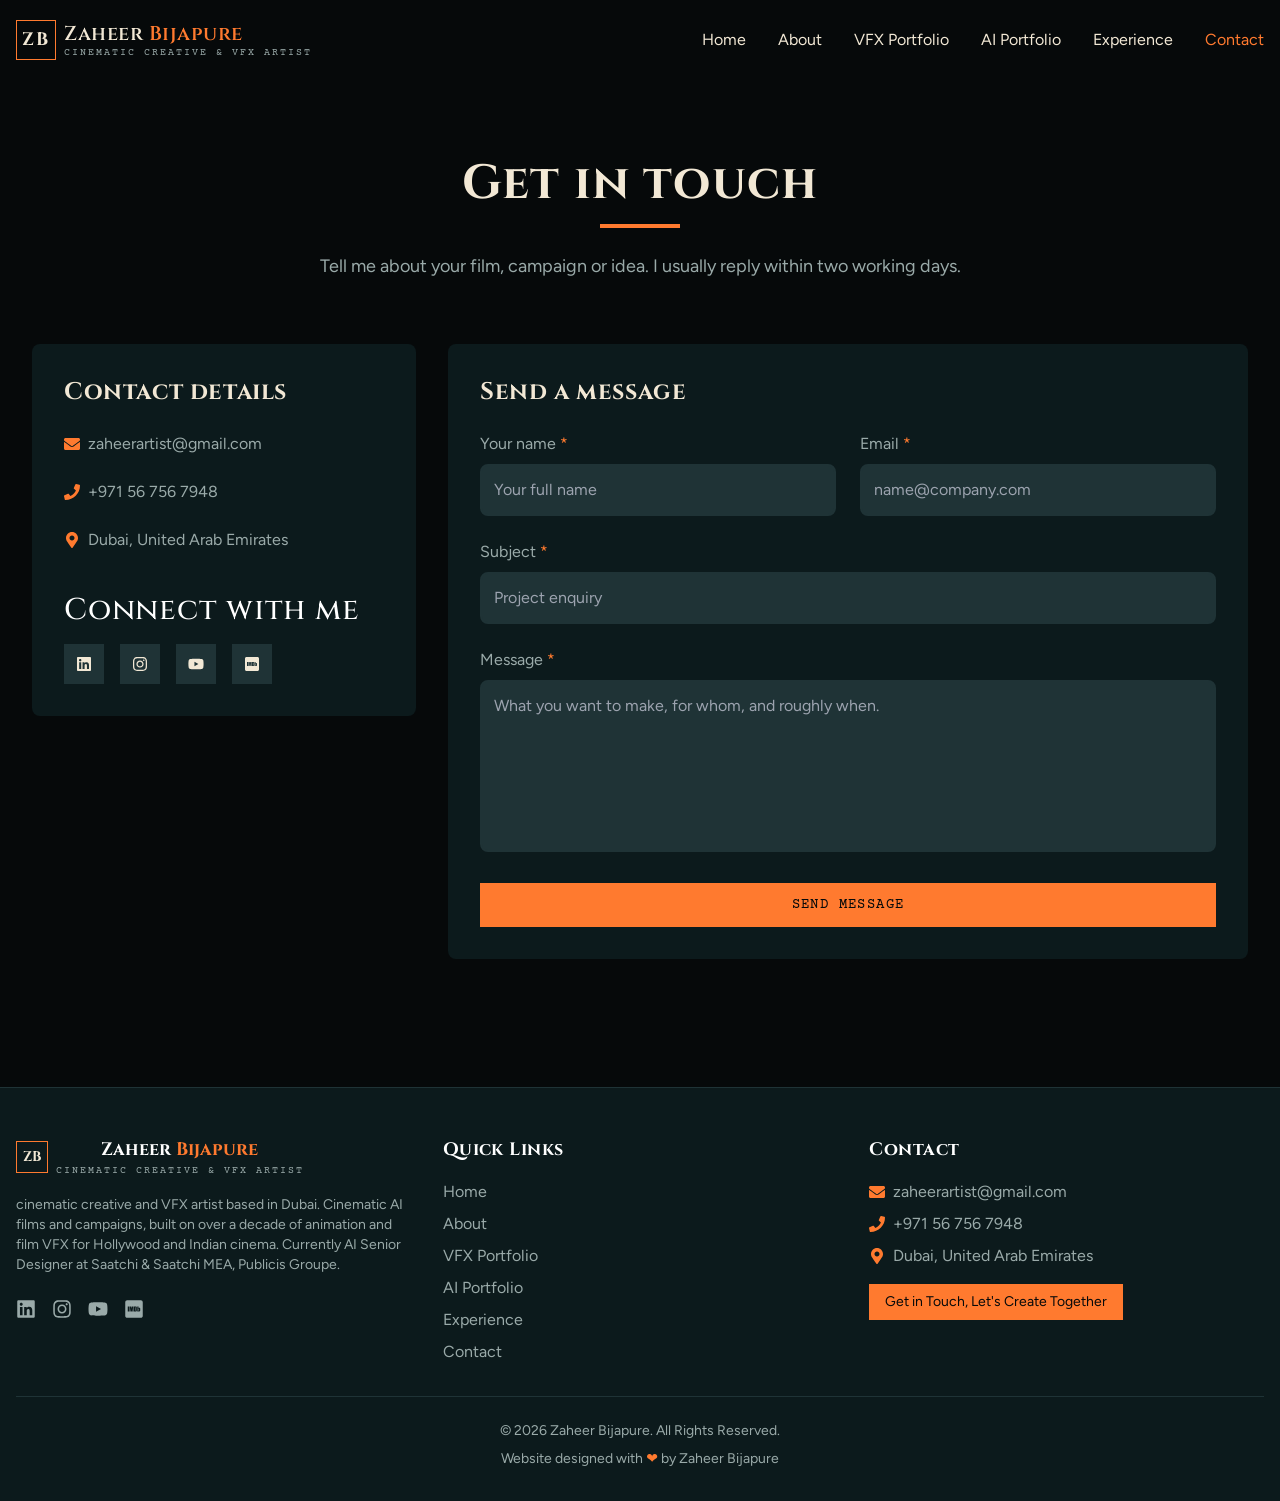
<file: contact/index.html>
<!DOCTYPE html><html id="__next_error__"><head><meta charSet="utf-8"/><meta name="viewport" content="width=device-width, initial-scale=1"/><link rel="preload" as="script" fetchPriority="low" href="/_next/static/chunks/webpack-a9bc1110b8fa5c8f.js" crossorigin=""/><script src="/_next/static/chunks/fd9d1056-e4e5e23bdf33ed62.js" async="" crossorigin=""></script><script src="/_next/static/chunks/938-2777efc973f798ec.js" async="" crossorigin=""></script><script src="/_next/static/chunks/main-app-a311edf784fba414.js" async="" crossorigin=""></script><meta name="robots" content="noindex"/><title>Contact | Zaheer Bijapure, Cinematic Creative &amp; VFX Artist, Dubai</title><meta name="description" content="Get in touch with Zaheer Bijapure, cinematic creative and VFX artist in Dubai, about AI films, brand campaigns and creative development."/><link rel="canonical" href="https://zaheerbijapure.com/contact/"/><meta property="og:title" content="Contact | Zaheer Bijapure, Cinematic Creative &amp; VFX Artist, Dubai"/><meta property="og:description" content="Get in touch with Zaheer Bijapure, cinematic creative and VFX artist in Dubai, about AI films, brand campaigns and creative development."/><meta property="og:url" content="https://zaheerbijapure.com/contact/"/><meta property="og:site_name" content="Zaheer Bijapure"/><meta property="og:image" content="https://zaheerbijapure.com/images/og-card-v2.jpg"/><meta property="og:image:width" content="1200"/><meta property="og:image:height" content="630"/><meta property="og:type" content="website"/><meta name="twitter:card" content="summary_large_image"/><meta name="twitter:title" content="Contact | Zaheer Bijapure, Cinematic Creative &amp; VFX Artist, Dubai"/><meta name="twitter:description" content="Get in touch with Zaheer Bijapure, cinematic creative and VFX artist in Dubai, about AI films, brand campaigns and creative development."/><meta name="twitter:image" content="https://zaheerbijapure.com/images/og-card-v2.jpg"/><meta name="twitter:image:width" content="1200"/><meta name="twitter:image:height" content="630"/><script src="/_next/static/chunks/polyfills-c67a75d1b6f99dc8.js" crossorigin="" noModule=""></script></head><body><script src="/_next/static/chunks/webpack-a9bc1110b8fa5c8f.js" crossorigin="" async=""></script><script>(self.__next_f=self.__next_f||[]).push([0]);self.__next_f.push([2,null])</script><script>self.__next_f.push([1,"1:HL[\"/_next/static/css/b5094b9dc9eee532.css\",\"style\",{\"crossOrigin\":\"\"}]\n0:\"$L2\"\n"])</script><script>self.__next_f.push([1,"3:I[7690,[],\"\"]\n5:I[7831,[],\"\"]\n6:I[5610,[\"420\",\"static/chunks/9081a741-b59bd7937d6b54ae.js\",\"600\",\"static/chunks/600-cc11ebe24343bc13.js\",\"327\",\"static/chunks/app/contact/page-efb5acef55e94b5c.js\"],\"\"]\n7:I[5613,[],\"\"]\n8:I[1778,[],\"\"]\n9:I[4002,[\"420\",\"static/chunks/9081a741-b59bd7937d6b54ae.js\",\"712\",\"static/chunks/3627521c-b00a041a497d8688.js\",\"600\",\"static/chunks/600-cc11ebe24343bc13.js\",\"185\",\"static/chunks/app/layout-02bdfa7355a142dd.js\"],\"Navbar\"]\na:I[9230,[\"600\",\"static/chunks/600-cc11ebe24343bc13.js\""])</script><script>self.__next_f.push([1,",\"160\",\"static/chunks/app/not-found-d58df9a68418aefa.js\"],\"\"]\nb:I[6112,[\"420\",\"static/chunks/9081a741-b59bd7937d6b54ae.js\",\"712\",\"static/chunks/3627521c-b00a041a497d8688.js\",\"600\",\"static/chunks/600-cc11ebe24343bc13.js\",\"185\",\"static/chunks/app/layout-02bdfa7355a142dd.js\"],\"Footer\"]\nd:I[8955,[],\"\"]\n"])</script><script>self.__next_f.push([1,"2:[[[\"$\",\"link\",\"0\",{\"rel\":\"stylesheet\",\"href\":\"/_next/static/css/b5094b9dc9eee532.css\",\"precedence\":\"next\",\"crossOrigin\":\"\"}]],[\"$\",\"$L3\",null,{\"buildId\":\"DjXQW-9hF-mbAh0JsTY-Q\",\"assetPrefix\":\"\",\"initialCanonicalUrl\":\"/contact/\",\"initialTree\":[\"\",{\"children\":[\"contact\",{\"children\":[\"__PAGE__\",{}]}]},\"$undefined\",\"$undefined\",true],\"initialSeedData\":[\"\",{\"children\":[\"contact\",{\"children\":[\"__PAGE__\",{},[\"$L4\",[\"$\",\"$L5\",null,{\"propsForComponent\":{\"params\":{}},\"Component\":\"$6\",\"isStaticGeneration\":true}],null]]},[null,[\"$\",\"$L7\",null,{\"parallelRouterKey\":\"children\",\"segmentPath\":[\"children\",\"contact\",\"children\"],\"loading\":\"$undefined\",\"loadingStyles\":\"$undefined\",\"loadingScripts\":\"$undefined\",\"hasLoading\":false,\"error\":\"$undefined\",\"errorStyles\":\"$undefined\",\"errorScripts\":\"$undefined\",\"template\":[\"$\",\"$L8\",null,{}],\"templateStyles\":\"$undefined\",\"templateScripts\":\"$undefined\",\"notFound\":\"$undefined\",\"notFoundStyles\":\"$undefined\",\"styles\":null}],null]]},[null,[\"$\",\"html\",null,{\"lang\":\"en\",\"children\":[[\"$\",\"head\",null,{\"children\":[[\"$\",\"link\",null,{\"rel\":\"preconnect\",\"href\":\"https://fonts.googleapis.com\"}],[\"$\",\"link\",null,{\"rel\":\"preconnect\",\"href\":\"https://fonts.gstatic.com\",\"crossOrigin\":\"anonymous\"}],[\"$\",\"link\",null,{\"href\":\"https://fonts.googleapis.com/css2?family=Cinzel:wght@500;600;700\u0026family=Courier+Prime:wght@400;700\u0026family=Figtree:wght@400;500;600\u0026display=swap\",\"rel\":\"stylesheet\"}]]}],[\"$\",\"body\",null,{\"className\":\"font-sans bg-background text-textPrimary min-h-screen flex flex-col\",\"children\":[[\"$\",\"$L9\",null,{}],[\"$\",\"main\",null,{\"className\":\"flex-grow\",\"children\":[\"$\",\"$L7\",null,{\"parallelRouterKey\":\"children\",\"segmentPath\":[\"children\"],\"loading\":\"$undefined\",\"loadingStyles\":\"$undefined\",\"loadingScripts\":\"$undefined\",\"hasLoading\":false,\"error\":\"$undefined\",\"errorStyles\":\"$undefined\",\"errorScripts\":\"$undefined\",\"template\":[\"$\",\"$L8\",null,{}],\"templateStyles\":\"$undefined\",\"templateScripts\":\"$undefined\",\"notFound\":[\"$\",\"$La\",null,{}],\"notFoundStyles\":[],\"styles\":null}]}],[\"$\",\"$Lb\",null,{}]]}]]}],null]],\"initialHead\":[false,\"$Lc\"],\"globalErrorComponent\":\"$d\"}]]\n"])</script><script>self.__next_f.push([1,"c:[[\"$\",\"meta\",\"0\",{\"name\":\"viewport\",\"content\":\"width=device-width, initial-scale=1\"}],[\"$\",\"meta\",\"1\",{\"charSet\":\"utf-8\"}],[\"$\",\"title\",\"2\",{\"children\":\"Contact | Zaheer Bijapure, Cinematic Creative \u0026 VFX Artist, Dubai\"}],[\"$\",\"meta\",\"3\",{\"name\":\"description\",\"content\":\"Get in touch with Zaheer Bijapure, cinematic creative and VFX artist in Dubai, about AI films, brand campaigns and creative development.\"}],[\"$\",\"link\",\"4\",{\"rel\":\"canonical\",\"href\":\"https://zaheerbijapure.com/contact/\"}],[\"$\",\"meta\",\"5\",{\"property\":\"og:title\",\"content\":\"Contact | Zaheer Bijapure, Cinematic Creative \u0026 VFX Artist, Dubai\"}],[\"$\",\"meta\",\"6\",{\"property\":\"og:description\",\"content\":\"Get in touch with Zaheer Bijapure, cinematic creative and VFX artist in Dubai, about AI films, brand campaigns and creative development.\"}],[\"$\",\"meta\",\"7\",{\"property\":\"og:url\",\"content\":\"https://zaheerbijapure.com/contact/\"}],[\"$\",\"meta\",\"8\",{\"property\":\"og:site_name\",\"content\":\"Zaheer Bijapure\"}],[\"$\",\"meta\",\"9\",{\"property\":\"og:image\",\"content\":\"https://zaheerbijapure.com/images/og-card-v2.jpg\"}],[\"$\",\"meta\",\"10\",{\"property\":\"og:image:width\",\"content\":\"1200\"}],[\"$\",\"meta\",\"11\",{\"property\":\"og:image:height\",\"content\":\"630\"}],[\"$\",\"meta\",\"12\",{\"property\":\"og:type\",\"content\":\"website\"}],[\"$\",\"meta\",\"13\",{\"name\":\"twitter:card\",\"content\":\"summary_large_image\"}],[\"$\",\"meta\",\"14\",{\"name\":\"twitter:title\",\"content\":\"Contact | Zaheer Bijapure, Cinematic Creative \u0026 VFX Artist, Dubai\"}],[\"$\",\"meta\",\"15\",{\"name\":\"twitter:description\",\"content\":\"Get in touch with Zaheer Bijapure, cinematic creative and VFX artist in Dubai, about AI films, brand campaigns and creative development.\"}],[\"$\",\"meta\",\"16\",{\"name\":\"twitter:image\",\"content\":\"https://zaheerbijapure.com/images/og-card-v2.jpg\"}],[\"$\",\"meta\",\"17\",{\"name\":\"twitter:image:width\",\"content\":\"1200\"}],[\"$\",\"meta\",\"18\",{\"name\":\"twitter:image:height\",\"content\":\"630\"}]]\n"])</script><script>self.__next_f.push([1,"4:null\n"])</script><script>self.__next_f.push([1,""])</script></body></html>
</file>
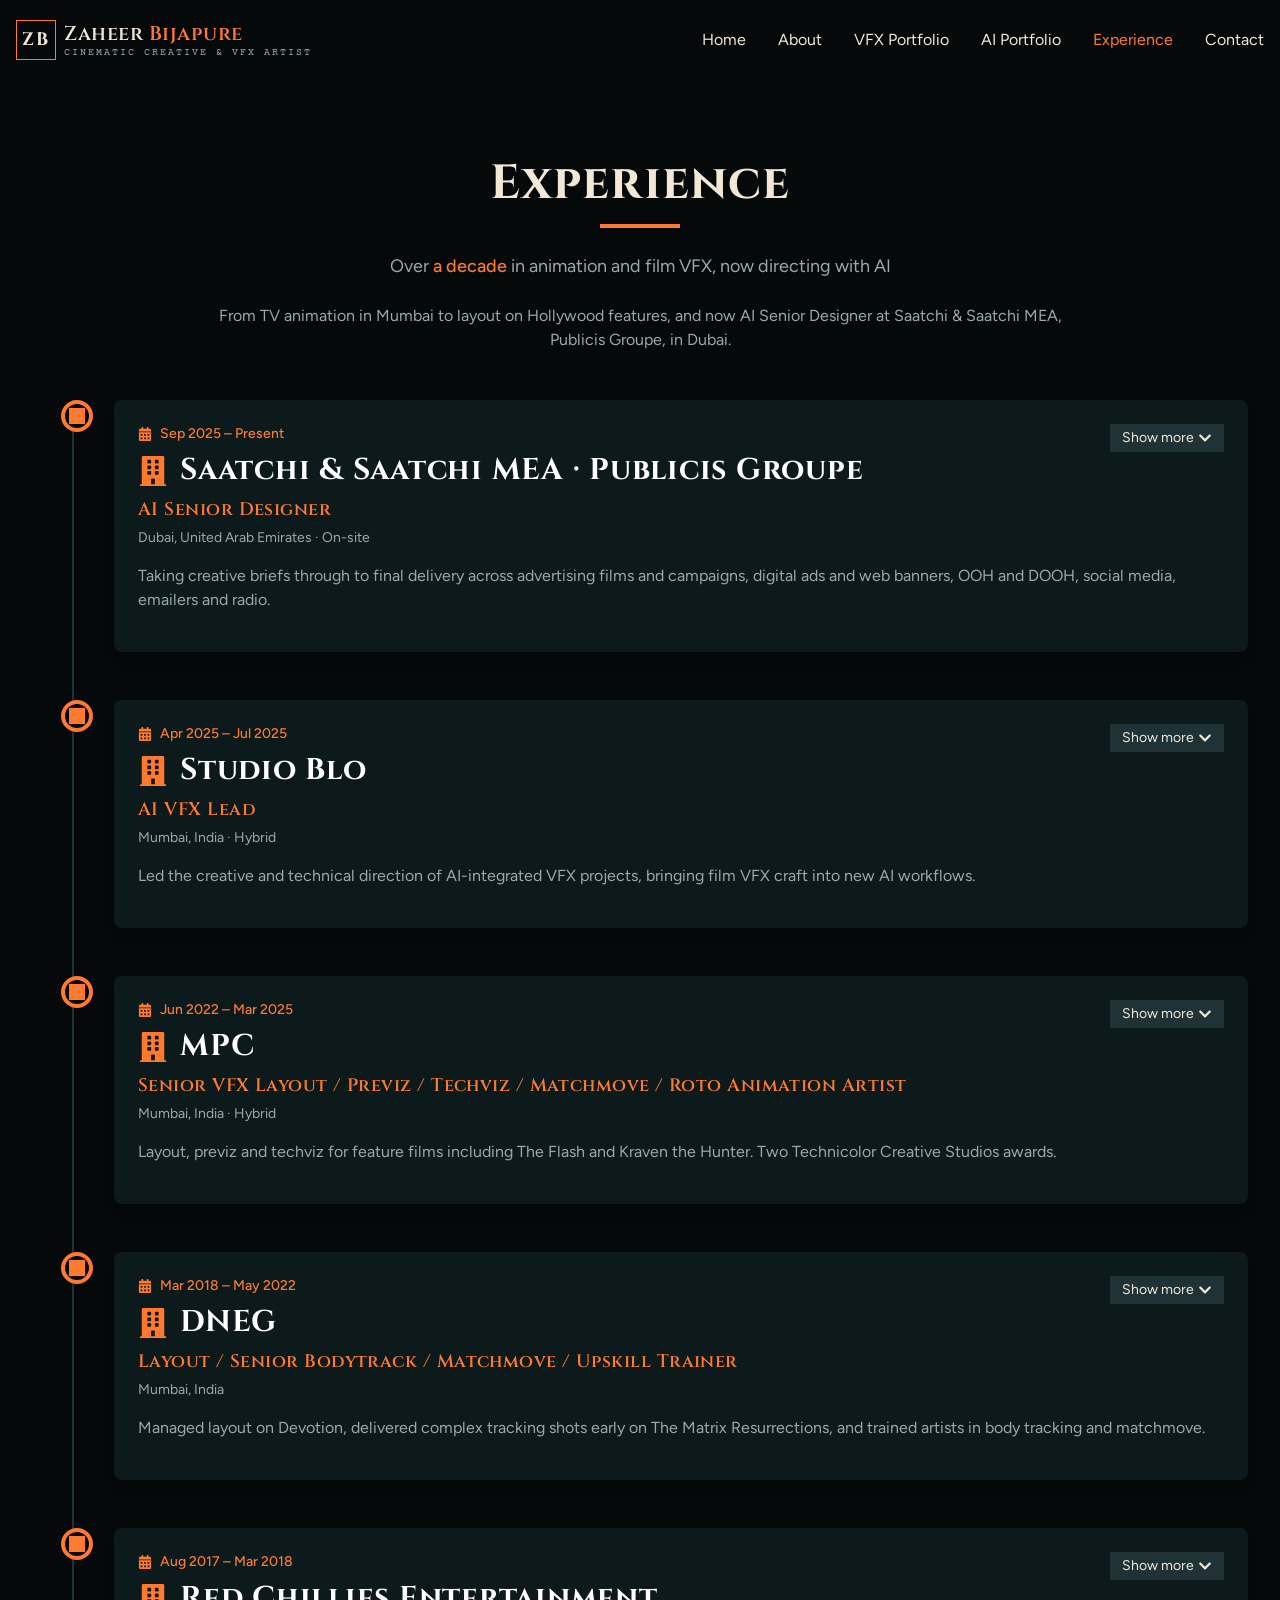
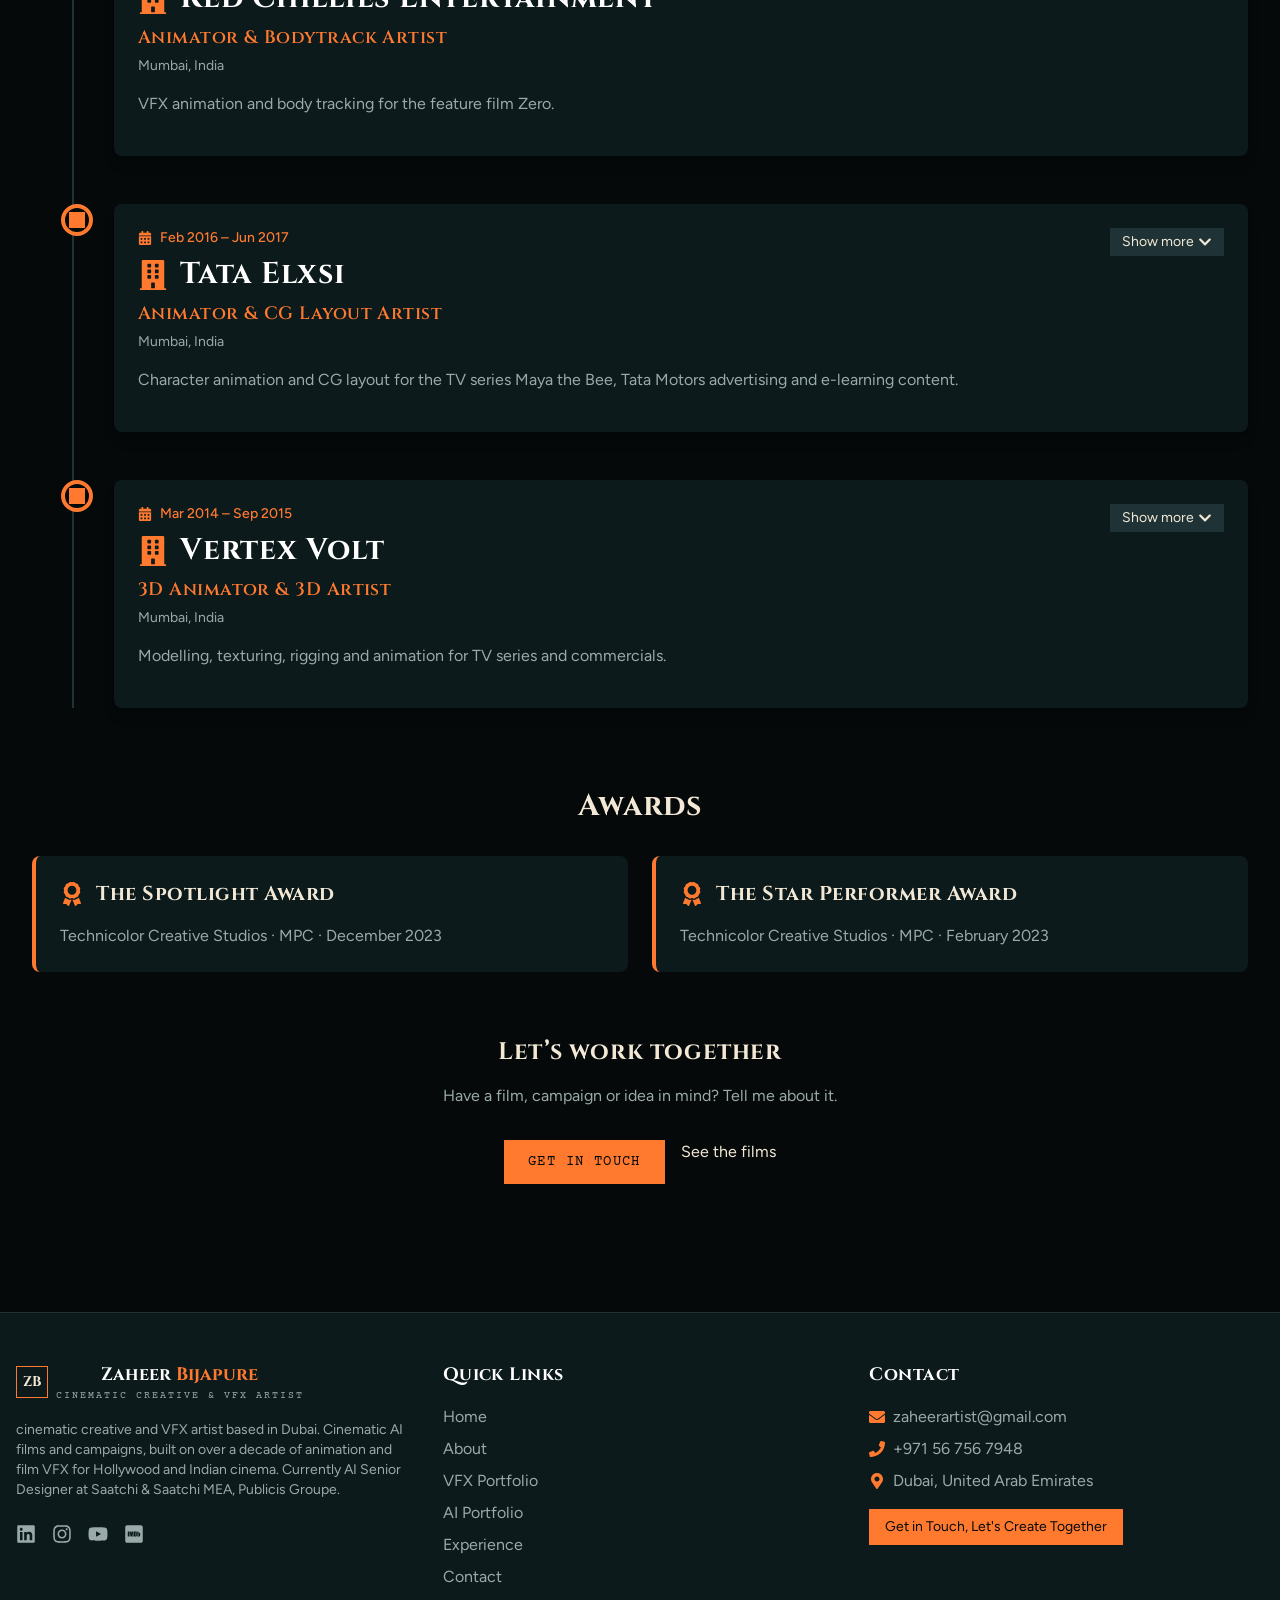
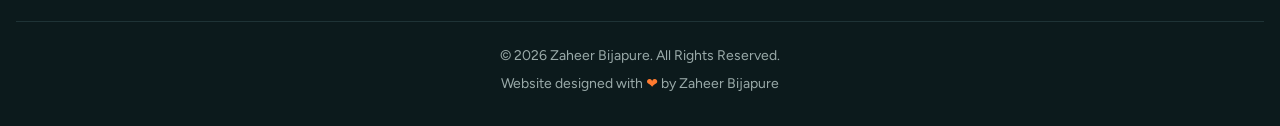
<file: experience/index.html>
<!DOCTYPE html><html lang="en"><head><meta charSet="utf-8"/><link rel="preconnect" href="https://fonts.googleapis.com"/><link rel="preconnect" href="https://fonts.gstatic.com" crossorigin="anonymous"/><meta name="viewport" content="width=device-width, initial-scale=1"/><link rel="stylesheet" href="/_next/static/css/b5094b9dc9eee532.css" crossorigin="" data-precedence="next"/><link rel="preload" as="script" fetchPriority="low" href="/_next/static/chunks/webpack-a9bc1110b8fa5c8f.js" crossorigin=""/><script src="/_next/static/chunks/fd9d1056-e4e5e23bdf33ed62.js" async="" crossorigin=""></script><script src="/_next/static/chunks/938-2777efc973f798ec.js" async="" crossorigin=""></script><script src="/_next/static/chunks/main-app-a311edf784fba414.js" async="" crossorigin=""></script><script src="/_next/static/chunks/9081a741-b59bd7937d6b54ae.js" async=""></script><script src="/_next/static/chunks/600-cc11ebe24343bc13.js" async=""></script><script src="/_next/static/chunks/524-9b49502d5eae7a63.js" async=""></script><script src="/_next/static/chunks/app/experience/page-83d9cc6bae82a733.js" async=""></script><script src="/_next/static/chunks/3627521c-b00a041a497d8688.js" async=""></script><script src="/_next/static/chunks/app/layout-02bdfa7355a142dd.js" async=""></script><script src="/_next/static/chunks/app/not-found-d58df9a68418aefa.js" async=""></script><title>Experience | Zaheer Bijapure, Cinematic Creative &amp; VFX Artist, Dubai</title><meta name="description" content="Career of Zaheer Bijapure: AI Senior Designer at Saatchi &amp; Saatchi MEA in Dubai, AI VFX Lead at Studio Blo, and layout and tracking at MPC, DNEG and Red Chillies."/><link rel="canonical" href="https://zaheerbijapure.com/experience/"/><meta property="og:title" content="Experience | Zaheer Bijapure, Cinematic Creative &amp; VFX Artist, Dubai"/><meta property="og:description" content="Career of Zaheer Bijapure: AI Senior Designer at Saatchi &amp; Saatchi MEA in Dubai, AI VFX Lead at Studio Blo, and layout and tracking at MPC, DNEG and Red Chillies."/><meta property="og:url" content="https://zaheerbijapure.com/experience/"/><meta property="og:site_name" content="Zaheer Bijapure"/><meta property="og:image" content="https://zaheerbijapure.com/images/og-card-v2.jpg"/><meta property="og:image:width" content="1200"/><meta property="og:image:height" content="630"/><meta property="og:type" content="website"/><meta name="twitter:card" content="summary_large_image"/><meta name="twitter:title" content="Experience | Zaheer Bijapure, Cinematic Creative &amp; VFX Artist, Dubai"/><meta name="twitter:description" content="Career of Zaheer Bijapure: AI Senior Designer at Saatchi &amp; Saatchi MEA in Dubai, AI VFX Lead at Studio Blo, and layout and tracking at MPC, DNEG and Red Chillies."/><meta name="twitter:image" content="https://zaheerbijapure.com/images/og-card-v2.jpg"/><meta name="twitter:image:width" content="1200"/><meta name="twitter:image:height" content="630"/><link href="https://fonts.googleapis.com/css2?family=Cinzel:wght@500;600;700&amp;family=Courier+Prime:wght@400;700&amp;family=Figtree:wght@400;500;600&amp;display=swap" rel="stylesheet"/><script src="/_next/static/chunks/polyfills-c67a75d1b6f99dc8.js" crossorigin="" noModule=""></script></head><body class="font-sans bg-background text-textPrimary min-h-screen flex flex-col"><header class="fixed w-full z-50 transition-all duration-300 bg-transparent py-5" style="transform:translateY(-100px) translateZ(0)"><div class="container mx-auto px-4 flex justify-between items-center"><a href="/" class="relative flex items-center z-10"><div class="flex items-center justify-center border border-accent1 w-10 h-10"><span class="font-heading font-bold text-lg tracking-widest text-textPrimary">ZB</span></div><div class="ml-2"><span class="text-lg md:text-xl font-heading font-semibold text-textPrimary block leading-tight tracking-wide">Zaheer <span class="text-accent1">Bijapure</span></span><span class="text-[0.62rem] text-textSecondary font-mono uppercase tracking-[0.2em] -mt-0.5 block">Cinematic Creative &amp; VFX Artist</span></div></a><nav class="hidden md:flex space-x-8"><a href="/" class="nav-link text-sm lg:text-base ">Home</a><a href="/about/" class="nav-link text-sm lg:text-base ">About</a><a href="/portfolio/vfx/" class="nav-link text-sm lg:text-base ">VFX Portfolio</a><a href="/portfolio/ai/" class="nav-link text-sm lg:text-base ">AI Portfolio</a><a href="/experience/" class="nav-link text-sm lg:text-base text-accent1">Experience</a><a href="/contact/" class="nav-link text-sm lg:text-base ">Contact</a></nav><button class="md:hidden z-10 text-2xl"><svg stroke="currentColor" fill="currentColor" stroke-width="0" viewBox="0 0 1024 1024" height="1em" width="1em" xmlns="http://www.w3.org/2000/svg"><path d="M904 160H120c-4.4 0-8 3.6-8 8v64c0 4.4 3.6 8 8 8h784c4.4 0 8-3.6 8-8v-64c0-4.4-3.6-8-8-8zm0 624H120c-4.4 0-8 3.6-8 8v64c0 4.4 3.6 8 8 8h784c4.4 0 8-3.6 8-8v-64c0-4.4-3.6-8-8-8zm0-312H120c-4.4 0-8 3.6-8 8v64c0 4.4 3.6 8 8 8h784c4.4 0 8-3.6 8-8v-64c0-4.4-3.6-8-8-8z"></path></svg></button></div></header><main class="flex-grow"><div class="min-h-screen pt-24 pb-16"><div class="container-custom"><div class="max-w-4xl mx-auto text-center mb-12" style="opacity:0;transform:translateY(20px) translateZ(0)"><h1 class="text-4xl md:text-5xl font-bold mb-4">Experience</h1><div class="w-20 h-1 bg-accent1 mx-auto mb-6"></div><p class="text-textSecondary text-lg mb-6">Over <span class="text-accent1 font-medium">a decade</span> in animation and film VFX, now directing with AI</p><p class="text-textSecondary mb-8">From TV animation in Mumbai to layout on Hollywood features, and now AI Senior Designer at Saatchi &amp; Saatchi MEA, Publicis Groupe, in Dubai.</p></div><div class="mb-20" style="opacity:0;transform:translateY(20px) translateZ(0)"><div class="relative border-l-2 border-secondary pl-10 ml-5 md:ml-10"><div class="mb-12 relative" style="opacity:0;transform:translateX(-10px) translateZ(0)"><div class="absolute -left-[53px] bg-background border-4 border-accent1 w-8 h-8 rounded-full"></div><div class="absolute -left-[45px] bg-accent1 w-4 h-4 rounded-none mt-2"></div><div class="bg-primary p-6 rounded-lg shadow-lg hover:shadow-accent1/10 transition-all duration-300 "><div class="flex flex-col md:flex-row md:justify-between md:items-start"><div><span class="text-accent1 text-sm font-medium mb-2 block flex items-center"><svg stroke="currentColor" fill="currentColor" stroke-width="0" viewBox="0 0 448 512" class="mr-2" height="1em" width="1em" xmlns="http://www.w3.org/2000/svg"><path d="M0 464c0 26.5 21.5 48 48 48h352c26.5 0 48-21.5 48-48V192H0v272zm320-196c0-6.6 5.4-12 12-12h40c6.6 0 12 5.4 12 12v40c0 6.6-5.4 12-12 12h-40c-6.6 0-12-5.4-12-12v-40zm0 128c0-6.6 5.4-12 12-12h40c6.6 0 12 5.4 12 12v40c0 6.6-5.4 12-12 12h-40c-6.6 0-12-5.4-12-12v-40zM192 268c0-6.6 5.4-12 12-12h40c6.6 0 12 5.4 12 12v40c0 6.6-5.4 12-12 12h-40c-6.6 0-12-5.4-12-12v-40zm0 128c0-6.6 5.4-12 12-12h40c6.6 0 12 5.4 12 12v40c0 6.6-5.4 12-12 12h-40c-6.6 0-12-5.4-12-12v-40zM64 268c0-6.6 5.4-12 12-12h40c6.6 0 12 5.4 12 12v40c0 6.6-5.4 12-12 12H76c-6.6 0-12-5.4-12-12v-40zm0 128c0-6.6 5.4-12 12-12h40c6.6 0 12 5.4 12 12v40c0 6.6-5.4 12-12 12H76c-6.6 0-12-5.4-12-12v-40zM400 64h-48V16c0-8.8-7.2-16-16-16h-32c-8.8 0-16 7.2-16 16v48H160V16c0-8.8-7.2-16-16-16h-32c-8.8 0-16 7.2-16 16v48H48C21.5 64 0 85.5 0 112v48h448v-48c0-26.5-21.5-48-48-48z"></path></svg> <!-- -->Sep 2025 – Present</span><h4 class="text-2xl md:text-3xl font-bold text-white mb-2 flex items-start leading-tight"><svg stroke="currentColor" fill="currentColor" stroke-width="0" viewBox="0 0 448 512" class="mr-3 mt-1 shrink-0 text-accent1" height="1em" width="1em" xmlns="http://www.w3.org/2000/svg"><path d="M436 480h-20V24c0-13.255-10.745-24-24-24H56C42.745 0 32 10.745 32 24v456H12c-6.627 0-12 5.373-12 12v20h448v-20c0-6.627-5.373-12-12-12zM128 76c0-6.627 5.373-12 12-12h40c6.627 0 12 5.373 12 12v40c0 6.627-5.373 12-12 12h-40c-6.627 0-12-5.373-12-12V76zm0 96c0-6.627 5.373-12 12-12h40c6.627 0 12 5.373 12 12v40c0 6.627-5.373 12-12 12h-40c-6.627 0-12-5.373-12-12v-40zm52 148h-40c-6.627 0-12-5.373-12-12v-40c0-6.627 5.373-12 12-12h40c6.627 0 12 5.373 12 12v40c0 6.627-5.373 12-12 12zm76 160h-64v-84c0-6.627 5.373-12 12-12h40c6.627 0 12 5.373 12 12v84zm64-172c0 6.627-5.373 12-12 12h-40c-6.627 0-12-5.373-12-12v-40c0-6.627 5.373-12 12-12h40c6.627 0 12 5.373 12 12v40zm0-96c0 6.627-5.373 12-12 12h-40c-6.627 0-12-5.373-12-12v-40c0-6.627 5.373-12 12-12h40c6.627 0 12 5.373 12 12v40zm0-96c0 6.627-5.373 12-12 12h-40c-6.627 0-12-5.373-12-12V76c0-6.627 5.373-12 12-12h40c6.627 0 12 5.373 12 12v40z"></path></svg> <span>Saatchi &amp; Saatchi MEA · Publicis Groupe</span></h4><h3 class="text-lg font-semibold text-accent1 mb-1">AI Senior Designer</h3><p class="text-sm text-textSecondary mb-4">Dubai, United Arab Emirates · On-site</p></div><button class="self-start mt-2 md:mt-0 px-3 py-1 bg-secondary hover:bg-accent1/20 text-sm rounded-none transition-all flex items-center">Show more <svg stroke="currentColor" fill="currentColor" stroke-width="0" viewBox="0 0 448 512" class="ml-1" height="1em" width="1em" xmlns="http://www.w3.org/2000/svg"><path d="M207.029 381.476L12.686 187.132c-9.373-9.373-9.373-24.569 0-33.941l22.667-22.667c9.357-9.357 24.522-9.375 33.901-.04L224 284.505l154.745-154.021c9.379-9.335 24.544-9.317 33.901.04l22.667 22.667c9.373 9.373 9.373 24.569 0 33.941L240.971 381.476c-9.373 9.372-24.569 9.372-33.942 0z"></path></svg></button></div><p class="text-textSecondary mb-4">Taking creative briefs through to final delivery across advertising films and campaigns, digital ads and web banners, OOH and DOOH, social media, emailers and radio.</p></div></div><div class="mb-12 relative" style="opacity:0;transform:translateX(-10px) translateZ(0)"><div class="absolute -left-[53px] bg-background border-4 border-accent1 w-8 h-8 rounded-full"></div><div class="absolute -left-[45px] bg-accent1 w-4 h-4 rounded-none mt-2"></div><div class="bg-primary p-6 rounded-lg shadow-lg hover:shadow-accent1/10 transition-all duration-300 "><div class="flex flex-col md:flex-row md:justify-between md:items-start"><div><span class="text-accent1 text-sm font-medium mb-2 block flex items-center"><svg stroke="currentColor" fill="currentColor" stroke-width="0" viewBox="0 0 448 512" class="mr-2" height="1em" width="1em" xmlns="http://www.w3.org/2000/svg"><path d="M0 464c0 26.5 21.5 48 48 48h352c26.5 0 48-21.5 48-48V192H0v272zm320-196c0-6.6 5.4-12 12-12h40c6.6 0 12 5.4 12 12v40c0 6.6-5.4 12-12 12h-40c-6.6 0-12-5.4-12-12v-40zm0 128c0-6.6 5.4-12 12-12h40c6.6 0 12 5.4 12 12v40c0 6.6-5.4 12-12 12h-40c-6.6 0-12-5.4-12-12v-40zM192 268c0-6.6 5.4-12 12-12h40c6.6 0 12 5.4 12 12v40c0 6.6-5.4 12-12 12h-40c-6.6 0-12-5.4-12-12v-40zm0 128c0-6.6 5.4-12 12-12h40c6.6 0 12 5.4 12 12v40c0 6.6-5.4 12-12 12h-40c-6.6 0-12-5.4-12-12v-40zM64 268c0-6.6 5.4-12 12-12h40c6.6 0 12 5.4 12 12v40c0 6.6-5.4 12-12 12H76c-6.6 0-12-5.4-12-12v-40zm0 128c0-6.6 5.4-12 12-12h40c6.6 0 12 5.4 12 12v40c0 6.6-5.4 12-12 12H76c-6.6 0-12-5.4-12-12v-40zM400 64h-48V16c0-8.8-7.2-16-16-16h-32c-8.8 0-16 7.2-16 16v48H160V16c0-8.8-7.2-16-16-16h-32c-8.8 0-16 7.2-16 16v48H48C21.5 64 0 85.5 0 112v48h448v-48c0-26.5-21.5-48-48-48z"></path></svg> <!-- -->Apr 2025 – Jul 2025</span><h4 class="text-2xl md:text-3xl font-bold text-white mb-2 flex items-start leading-tight"><svg stroke="currentColor" fill="currentColor" stroke-width="0" viewBox="0 0 448 512" class="mr-3 mt-1 shrink-0 text-accent1" height="1em" width="1em" xmlns="http://www.w3.org/2000/svg"><path d="M436 480h-20V24c0-13.255-10.745-24-24-24H56C42.745 0 32 10.745 32 24v456H12c-6.627 0-12 5.373-12 12v20h448v-20c0-6.627-5.373-12-12-12zM128 76c0-6.627 5.373-12 12-12h40c6.627 0 12 5.373 12 12v40c0 6.627-5.373 12-12 12h-40c-6.627 0-12-5.373-12-12V76zm0 96c0-6.627 5.373-12 12-12h40c6.627 0 12 5.373 12 12v40c0 6.627-5.373 12-12 12h-40c-6.627 0-12-5.373-12-12v-40zm52 148h-40c-6.627 0-12-5.373-12-12v-40c0-6.627 5.373-12 12-12h40c6.627 0 12 5.373 12 12v40c0 6.627-5.373 12-12 12zm76 160h-64v-84c0-6.627 5.373-12 12-12h40c6.627 0 12 5.373 12 12v84zm64-172c0 6.627-5.373 12-12 12h-40c-6.627 0-12-5.373-12-12v-40c0-6.627 5.373-12 12-12h40c6.627 0 12 5.373 12 12v40zm0-96c0 6.627-5.373 12-12 12h-40c-6.627 0-12-5.373-12-12v-40c0-6.627 5.373-12 12-12h40c6.627 0 12 5.373 12 12v40zm0-96c0 6.627-5.373 12-12 12h-40c-6.627 0-12-5.373-12-12V76c0-6.627 5.373-12 12-12h40c6.627 0 12 5.373 12 12v40z"></path></svg> <span>Studio Blo</span></h4><h3 class="text-lg font-semibold text-accent1 mb-1">AI VFX Lead</h3><p class="text-sm text-textSecondary mb-4">Mumbai, India · Hybrid</p></div><button class="self-start mt-2 md:mt-0 px-3 py-1 bg-secondary hover:bg-accent1/20 text-sm rounded-none transition-all flex items-center">Show more <svg stroke="currentColor" fill="currentColor" stroke-width="0" viewBox="0 0 448 512" class="ml-1" height="1em" width="1em" xmlns="http://www.w3.org/2000/svg"><path d="M207.029 381.476L12.686 187.132c-9.373-9.373-9.373-24.569 0-33.941l22.667-22.667c9.357-9.357 24.522-9.375 33.901-.04L224 284.505l154.745-154.021c9.379-9.335 24.544-9.317 33.901.04l22.667 22.667c9.373 9.373 9.373 24.569 0 33.941L240.971 381.476c-9.373 9.372-24.569 9.372-33.942 0z"></path></svg></button></div><p class="text-textSecondary mb-4">Led the creative and technical direction of AI-integrated VFX projects, bringing film VFX craft into new AI workflows.</p></div></div><div class="mb-12 relative" style="opacity:0;transform:translateX(-10px) translateZ(0)"><div class="absolute -left-[53px] bg-background border-4 border-accent1 w-8 h-8 rounded-full"></div><div class="absolute -left-[45px] bg-accent1 w-4 h-4 rounded-none mt-2"></div><div class="bg-primary p-6 rounded-lg shadow-lg hover:shadow-accent1/10 transition-all duration-300 "><div class="flex flex-col md:flex-row md:justify-between md:items-start"><div><span class="text-accent1 text-sm font-medium mb-2 block flex items-center"><svg stroke="currentColor" fill="currentColor" stroke-width="0" viewBox="0 0 448 512" class="mr-2" height="1em" width="1em" xmlns="http://www.w3.org/2000/svg"><path d="M0 464c0 26.5 21.5 48 48 48h352c26.5 0 48-21.5 48-48V192H0v272zm320-196c0-6.6 5.4-12 12-12h40c6.6 0 12 5.4 12 12v40c0 6.6-5.4 12-12 12h-40c-6.6 0-12-5.4-12-12v-40zm0 128c0-6.6 5.4-12 12-12h40c6.6 0 12 5.4 12 12v40c0 6.6-5.4 12-12 12h-40c-6.6 0-12-5.4-12-12v-40zM192 268c0-6.6 5.4-12 12-12h40c6.6 0 12 5.4 12 12v40c0 6.6-5.4 12-12 12h-40c-6.6 0-12-5.4-12-12v-40zm0 128c0-6.6 5.4-12 12-12h40c6.6 0 12 5.4 12 12v40c0 6.6-5.4 12-12 12h-40c-6.6 0-12-5.4-12-12v-40zM64 268c0-6.6 5.4-12 12-12h40c6.6 0 12 5.4 12 12v40c0 6.6-5.4 12-12 12H76c-6.6 0-12-5.4-12-12v-40zm0 128c0-6.6 5.4-12 12-12h40c6.6 0 12 5.4 12 12v40c0 6.6-5.4 12-12 12H76c-6.6 0-12-5.4-12-12v-40zM400 64h-48V16c0-8.8-7.2-16-16-16h-32c-8.8 0-16 7.2-16 16v48H160V16c0-8.8-7.2-16-16-16h-32c-8.8 0-16 7.2-16 16v48H48C21.5 64 0 85.5 0 112v48h448v-48c0-26.5-21.5-48-48-48z"></path></svg> <!-- -->Jun 2022 – Mar 2025</span><h4 class="text-2xl md:text-3xl font-bold text-white mb-2 flex items-start leading-tight"><svg stroke="currentColor" fill="currentColor" stroke-width="0" viewBox="0 0 448 512" class="mr-3 mt-1 shrink-0 text-accent1" height="1em" width="1em" xmlns="http://www.w3.org/2000/svg"><path d="M436 480h-20V24c0-13.255-10.745-24-24-24H56C42.745 0 32 10.745 32 24v456H12c-6.627 0-12 5.373-12 12v20h448v-20c0-6.627-5.373-12-12-12zM128 76c0-6.627 5.373-12 12-12h40c6.627 0 12 5.373 12 12v40c0 6.627-5.373 12-12 12h-40c-6.627 0-12-5.373-12-12V76zm0 96c0-6.627 5.373-12 12-12h40c6.627 0 12 5.373 12 12v40c0 6.627-5.373 12-12 12h-40c-6.627 0-12-5.373-12-12v-40zm52 148h-40c-6.627 0-12-5.373-12-12v-40c0-6.627 5.373-12 12-12h40c6.627 0 12 5.373 12 12v40c0 6.627-5.373 12-12 12zm76 160h-64v-84c0-6.627 5.373-12 12-12h40c6.627 0 12 5.373 12 12v84zm64-172c0 6.627-5.373 12-12 12h-40c-6.627 0-12-5.373-12-12v-40c0-6.627 5.373-12 12-12h40c6.627 0 12 5.373 12 12v40zm0-96c0 6.627-5.373 12-12 12h-40c-6.627 0-12-5.373-12-12v-40c0-6.627 5.373-12 12-12h40c6.627 0 12 5.373 12 12v40zm0-96c0 6.627-5.373 12-12 12h-40c-6.627 0-12-5.373-12-12V76c0-6.627 5.373-12 12-12h40c6.627 0 12 5.373 12 12v40z"></path></svg> <span>MPC</span></h4><h3 class="text-lg font-semibold text-accent1 mb-1">Senior VFX Layout / Previz / Techviz / Matchmove / Roto Animation Artist</h3><p class="text-sm text-textSecondary mb-4">Mumbai, India · Hybrid</p></div><button class="self-start mt-2 md:mt-0 px-3 py-1 bg-secondary hover:bg-accent1/20 text-sm rounded-none transition-all flex items-center">Show more <svg stroke="currentColor" fill="currentColor" stroke-width="0" viewBox="0 0 448 512" class="ml-1" height="1em" width="1em" xmlns="http://www.w3.org/2000/svg"><path d="M207.029 381.476L12.686 187.132c-9.373-9.373-9.373-24.569 0-33.941l22.667-22.667c9.357-9.357 24.522-9.375 33.901-.04L224 284.505l154.745-154.021c9.379-9.335 24.544-9.317 33.901.04l22.667 22.667c9.373 9.373 9.373 24.569 0 33.941L240.971 381.476c-9.373 9.372-24.569 9.372-33.942 0z"></path></svg></button></div><p class="text-textSecondary mb-4">Layout, previz and techviz for feature films including The Flash and Kraven the Hunter. Two Technicolor Creative Studios awards.</p></div></div><div class="mb-12 relative" style="opacity:0;transform:translateX(-10px) translateZ(0)"><div class="absolute -left-[53px] bg-background border-4 border-accent1 w-8 h-8 rounded-full"></div><div class="absolute -left-[45px] bg-accent1 w-4 h-4 rounded-none mt-2"></div><div class="bg-primary p-6 rounded-lg shadow-lg hover:shadow-accent1/10 transition-all duration-300 "><div class="flex flex-col md:flex-row md:justify-between md:items-start"><div><span class="text-accent1 text-sm font-medium mb-2 block flex items-center"><svg stroke="currentColor" fill="currentColor" stroke-width="0" viewBox="0 0 448 512" class="mr-2" height="1em" width="1em" xmlns="http://www.w3.org/2000/svg"><path d="M0 464c0 26.5 21.5 48 48 48h352c26.5 0 48-21.5 48-48V192H0v272zm320-196c0-6.6 5.4-12 12-12h40c6.6 0 12 5.4 12 12v40c0 6.6-5.4 12-12 12h-40c-6.6 0-12-5.4-12-12v-40zm0 128c0-6.6 5.4-12 12-12h40c6.6 0 12 5.4 12 12v40c0 6.6-5.4 12-12 12h-40c-6.6 0-12-5.4-12-12v-40zM192 268c0-6.6 5.4-12 12-12h40c6.6 0 12 5.4 12 12v40c0 6.6-5.4 12-12 12h-40c-6.6 0-12-5.4-12-12v-40zm0 128c0-6.6 5.4-12 12-12h40c6.6 0 12 5.4 12 12v40c0 6.6-5.4 12-12 12h-40c-6.6 0-12-5.4-12-12v-40zM64 268c0-6.6 5.4-12 12-12h40c6.6 0 12 5.4 12 12v40c0 6.6-5.4 12-12 12H76c-6.6 0-12-5.4-12-12v-40zm0 128c0-6.6 5.4-12 12-12h40c6.6 0 12 5.4 12 12v40c0 6.6-5.4 12-12 12H76c-6.6 0-12-5.4-12-12v-40zM400 64h-48V16c0-8.8-7.2-16-16-16h-32c-8.8 0-16 7.2-16 16v48H160V16c0-8.8-7.2-16-16-16h-32c-8.8 0-16 7.2-16 16v48H48C21.5 64 0 85.5 0 112v48h448v-48c0-26.5-21.5-48-48-48z"></path></svg> <!-- -->Mar 2018 – May 2022</span><h4 class="text-2xl md:text-3xl font-bold text-white mb-2 flex items-start leading-tight"><svg stroke="currentColor" fill="currentColor" stroke-width="0" viewBox="0 0 448 512" class="mr-3 mt-1 shrink-0 text-accent1" height="1em" width="1em" xmlns="http://www.w3.org/2000/svg"><path d="M436 480h-20V24c0-13.255-10.745-24-24-24H56C42.745 0 32 10.745 32 24v456H12c-6.627 0-12 5.373-12 12v20h448v-20c0-6.627-5.373-12-12-12zM128 76c0-6.627 5.373-12 12-12h40c6.627 0 12 5.373 12 12v40c0 6.627-5.373 12-12 12h-40c-6.627 0-12-5.373-12-12V76zm0 96c0-6.627 5.373-12 12-12h40c6.627 0 12 5.373 12 12v40c0 6.627-5.373 12-12 12h-40c-6.627 0-12-5.373-12-12v-40zm52 148h-40c-6.627 0-12-5.373-12-12v-40c0-6.627 5.373-12 12-12h40c6.627 0 12 5.373 12 12v40c0 6.627-5.373 12-12 12zm76 160h-64v-84c0-6.627 5.373-12 12-12h40c6.627 0 12 5.373 12 12v84zm64-172c0 6.627-5.373 12-12 12h-40c-6.627 0-12-5.373-12-12v-40c0-6.627 5.373-12 12-12h40c6.627 0 12 5.373 12 12v40zm0-96c0 6.627-5.373 12-12 12h-40c-6.627 0-12-5.373-12-12v-40c0-6.627 5.373-12 12-12h40c6.627 0 12 5.373 12 12v40zm0-96c0 6.627-5.373 12-12 12h-40c-6.627 0-12-5.373-12-12V76c0-6.627 5.373-12 12-12h40c6.627 0 12 5.373 12 12v40z"></path></svg> <span>DNEG</span></h4><h3 class="text-lg font-semibold text-accent1 mb-1">Layout / Senior Bodytrack / Matchmove / Upskill Trainer</h3><p class="text-sm text-textSecondary mb-4">Mumbai, India</p></div><button class="self-start mt-2 md:mt-0 px-3 py-1 bg-secondary hover:bg-accent1/20 text-sm rounded-none transition-all flex items-center">Show more <svg stroke="currentColor" fill="currentColor" stroke-width="0" viewBox="0 0 448 512" class="ml-1" height="1em" width="1em" xmlns="http://www.w3.org/2000/svg"><path d="M207.029 381.476L12.686 187.132c-9.373-9.373-9.373-24.569 0-33.941l22.667-22.667c9.357-9.357 24.522-9.375 33.901-.04L224 284.505l154.745-154.021c9.379-9.335 24.544-9.317 33.901.04l22.667 22.667c9.373 9.373 9.373 24.569 0 33.941L240.971 381.476c-9.373 9.372-24.569 9.372-33.942 0z"></path></svg></button></div><p class="text-textSecondary mb-4">Managed layout on Devotion, delivered complex tracking shots early on The Matrix Resurrections, and trained artists in body tracking and matchmove.</p></div></div><div class="mb-12 relative" style="opacity:0;transform:translateX(-10px) translateZ(0)"><div class="absolute -left-[53px] bg-background border-4 border-accent1 w-8 h-8 rounded-full"></div><div class="absolute -left-[45px] bg-accent1 w-4 h-4 rounded-none mt-2"></div><div class="bg-primary p-6 rounded-lg shadow-lg hover:shadow-accent1/10 transition-all duration-300 "><div class="flex flex-col md:flex-row md:justify-between md:items-start"><div><span class="text-accent1 text-sm font-medium mb-2 block flex items-center"><svg stroke="currentColor" fill="currentColor" stroke-width="0" viewBox="0 0 448 512" class="mr-2" height="1em" width="1em" xmlns="http://www.w3.org/2000/svg"><path d="M0 464c0 26.5 21.5 48 48 48h352c26.5 0 48-21.5 48-48V192H0v272zm320-196c0-6.6 5.4-12 12-12h40c6.6 0 12 5.4 12 12v40c0 6.6-5.4 12-12 12h-40c-6.6 0-12-5.4-12-12v-40zm0 128c0-6.6 5.4-12 12-12h40c6.6 0 12 5.4 12 12v40c0 6.6-5.4 12-12 12h-40c-6.6 0-12-5.4-12-12v-40zM192 268c0-6.6 5.4-12 12-12h40c6.6 0 12 5.4 12 12v40c0 6.6-5.4 12-12 12h-40c-6.6 0-12-5.4-12-12v-40zm0 128c0-6.6 5.4-12 12-12h40c6.6 0 12 5.4 12 12v40c0 6.6-5.4 12-12 12h-40c-6.6 0-12-5.4-12-12v-40zM64 268c0-6.6 5.4-12 12-12h40c6.6 0 12 5.4 12 12v40c0 6.6-5.4 12-12 12H76c-6.6 0-12-5.4-12-12v-40zm0 128c0-6.6 5.4-12 12-12h40c6.6 0 12 5.4 12 12v40c0 6.6-5.4 12-12 12H76c-6.6 0-12-5.4-12-12v-40zM400 64h-48V16c0-8.8-7.2-16-16-16h-32c-8.8 0-16 7.2-16 16v48H160V16c0-8.8-7.2-16-16-16h-32c-8.8 0-16 7.2-16 16v48H48C21.5 64 0 85.5 0 112v48h448v-48c0-26.5-21.5-48-48-48z"></path></svg> <!-- -->Aug 2017 – Mar 2018</span><h4 class="text-2xl md:text-3xl font-bold text-white mb-2 flex items-start leading-tight"><svg stroke="currentColor" fill="currentColor" stroke-width="0" viewBox="0 0 448 512" class="mr-3 mt-1 shrink-0 text-accent1" height="1em" width="1em" xmlns="http://www.w3.org/2000/svg"><path d="M436 480h-20V24c0-13.255-10.745-24-24-24H56C42.745 0 32 10.745 32 24v456H12c-6.627 0-12 5.373-12 12v20h448v-20c0-6.627-5.373-12-12-12zM128 76c0-6.627 5.373-12 12-12h40c6.627 0 12 5.373 12 12v40c0 6.627-5.373 12-12 12h-40c-6.627 0-12-5.373-12-12V76zm0 96c0-6.627 5.373-12 12-12h40c6.627 0 12 5.373 12 12v40c0 6.627-5.373 12-12 12h-40c-6.627 0-12-5.373-12-12v-40zm52 148h-40c-6.627 0-12-5.373-12-12v-40c0-6.627 5.373-12 12-12h40c6.627 0 12 5.373 12 12v40c0 6.627-5.373 12-12 12zm76 160h-64v-84c0-6.627 5.373-12 12-12h40c6.627 0 12 5.373 12 12v84zm64-172c0 6.627-5.373 12-12 12h-40c-6.627 0-12-5.373-12-12v-40c0-6.627 5.373-12 12-12h40c6.627 0 12 5.373 12 12v40zm0-96c0 6.627-5.373 12-12 12h-40c-6.627 0-12-5.373-12-12v-40c0-6.627 5.373-12 12-12h40c6.627 0 12 5.373 12 12v40zm0-96c0 6.627-5.373 12-12 12h-40c-6.627 0-12-5.373-12-12V76c0-6.627 5.373-12 12-12h40c6.627 0 12 5.373 12 12v40z"></path></svg> <span>Red Chillies Entertainment</span></h4><h3 class="text-lg font-semibold text-accent1 mb-1">Animator &amp; Bodytrack Artist</h3><p class="text-sm text-textSecondary mb-4">Mumbai, India</p></div><button class="self-start mt-2 md:mt-0 px-3 py-1 bg-secondary hover:bg-accent1/20 text-sm rounded-none transition-all flex items-center">Show more <svg stroke="currentColor" fill="currentColor" stroke-width="0" viewBox="0 0 448 512" class="ml-1" height="1em" width="1em" xmlns="http://www.w3.org/2000/svg"><path d="M207.029 381.476L12.686 187.132c-9.373-9.373-9.373-24.569 0-33.941l22.667-22.667c9.357-9.357 24.522-9.375 33.901-.04L224 284.505l154.745-154.021c9.379-9.335 24.544-9.317 33.901.04l22.667 22.667c9.373 9.373 9.373 24.569 0 33.941L240.971 381.476c-9.373 9.372-24.569 9.372-33.942 0z"></path></svg></button></div><p class="text-textSecondary mb-4">VFX animation and body tracking for the feature film Zero.</p></div></div><div class="mb-12 relative" style="opacity:0;transform:translateX(-10px) translateZ(0)"><div class="absolute -left-[53px] bg-background border-4 border-accent1 w-8 h-8 rounded-full"></div><div class="absolute -left-[45px] bg-accent1 w-4 h-4 rounded-none mt-2"></div><div class="bg-primary p-6 rounded-lg shadow-lg hover:shadow-accent1/10 transition-all duration-300 "><div class="flex flex-col md:flex-row md:justify-between md:items-start"><div><span class="text-accent1 text-sm font-medium mb-2 block flex items-center"><svg stroke="currentColor" fill="currentColor" stroke-width="0" viewBox="0 0 448 512" class="mr-2" height="1em" width="1em" xmlns="http://www.w3.org/2000/svg"><path d="M0 464c0 26.5 21.5 48 48 48h352c26.5 0 48-21.5 48-48V192H0v272zm320-196c0-6.6 5.4-12 12-12h40c6.6 0 12 5.4 12 12v40c0 6.6-5.4 12-12 12h-40c-6.6 0-12-5.4-12-12v-40zm0 128c0-6.6 5.4-12 12-12h40c6.6 0 12 5.4 12 12v40c0 6.6-5.4 12-12 12h-40c-6.6 0-12-5.4-12-12v-40zM192 268c0-6.6 5.4-12 12-12h40c6.6 0 12 5.4 12 12v40c0 6.6-5.4 12-12 12h-40c-6.6 0-12-5.4-12-12v-40zm0 128c0-6.6 5.4-12 12-12h40c6.6 0 12 5.4 12 12v40c0 6.6-5.4 12-12 12h-40c-6.6 0-12-5.4-12-12v-40zM64 268c0-6.6 5.4-12 12-12h40c6.6 0 12 5.4 12 12v40c0 6.6-5.4 12-12 12H76c-6.6 0-12-5.4-12-12v-40zm0 128c0-6.6 5.4-12 12-12h40c6.6 0 12 5.4 12 12v40c0 6.6-5.4 12-12 12H76c-6.6 0-12-5.4-12-12v-40zM400 64h-48V16c0-8.8-7.2-16-16-16h-32c-8.8 0-16 7.2-16 16v48H160V16c0-8.8-7.2-16-16-16h-32c-8.8 0-16 7.2-16 16v48H48C21.5 64 0 85.5 0 112v48h448v-48c0-26.5-21.5-48-48-48z"></path></svg> <!-- -->Feb 2016 – Jun 2017</span><h4 class="text-2xl md:text-3xl font-bold text-white mb-2 flex items-start leading-tight"><svg stroke="currentColor" fill="currentColor" stroke-width="0" viewBox="0 0 448 512" class="mr-3 mt-1 shrink-0 text-accent1" height="1em" width="1em" xmlns="http://www.w3.org/2000/svg"><path d="M436 480h-20V24c0-13.255-10.745-24-24-24H56C42.745 0 32 10.745 32 24v456H12c-6.627 0-12 5.373-12 12v20h448v-20c0-6.627-5.373-12-12-12zM128 76c0-6.627 5.373-12 12-12h40c6.627 0 12 5.373 12 12v40c0 6.627-5.373 12-12 12h-40c-6.627 0-12-5.373-12-12V76zm0 96c0-6.627 5.373-12 12-12h40c6.627 0 12 5.373 12 12v40c0 6.627-5.373 12-12 12h-40c-6.627 0-12-5.373-12-12v-40zm52 148h-40c-6.627 0-12-5.373-12-12v-40c0-6.627 5.373-12 12-12h40c6.627 0 12 5.373 12 12v40c0 6.627-5.373 12-12 12zm76 160h-64v-84c0-6.627 5.373-12 12-12h40c6.627 0 12 5.373 12 12v84zm64-172c0 6.627-5.373 12-12 12h-40c-6.627 0-12-5.373-12-12v-40c0-6.627 5.373-12 12-12h40c6.627 0 12 5.373 12 12v40zm0-96c0 6.627-5.373 12-12 12h-40c-6.627 0-12-5.373-12-12v-40c0-6.627 5.373-12 12-12h40c6.627 0 12 5.373 12 12v40zm0-96c0 6.627-5.373 12-12 12h-40c-6.627 0-12-5.373-12-12V76c0-6.627 5.373-12 12-12h40c6.627 0 12 5.373 12 12v40z"></path></svg> <span>Tata Elxsi</span></h4><h3 class="text-lg font-semibold text-accent1 mb-1">Animator &amp; CG Layout Artist</h3><p class="text-sm text-textSecondary mb-4">Mumbai, India</p></div><button class="self-start mt-2 md:mt-0 px-3 py-1 bg-secondary hover:bg-accent1/20 text-sm rounded-none transition-all flex items-center">Show more <svg stroke="currentColor" fill="currentColor" stroke-width="0" viewBox="0 0 448 512" class="ml-1" height="1em" width="1em" xmlns="http://www.w3.org/2000/svg"><path d="M207.029 381.476L12.686 187.132c-9.373-9.373-9.373-24.569 0-33.941l22.667-22.667c9.357-9.357 24.522-9.375 33.901-.04L224 284.505l154.745-154.021c9.379-9.335 24.544-9.317 33.901.04l22.667 22.667c9.373 9.373 9.373 24.569 0 33.941L240.971 381.476c-9.373 9.372-24.569 9.372-33.942 0z"></path></svg></button></div><p class="text-textSecondary mb-4">Character animation and CG layout for the TV series Maya the Bee, Tata Motors advertising and e-learning content.</p></div></div><div class="mb-12 relative" style="opacity:0;transform:translateX(-10px) translateZ(0)"><div class="absolute -left-[53px] bg-background border-4 border-accent1 w-8 h-8 rounded-full"></div><div class="absolute -left-[45px] bg-accent1 w-4 h-4 rounded-none mt-2"></div><div class="bg-primary p-6 rounded-lg shadow-lg hover:shadow-accent1/10 transition-all duration-300 "><div class="flex flex-col md:flex-row md:justify-between md:items-start"><div><span class="text-accent1 text-sm font-medium mb-2 block flex items-center"><svg stroke="currentColor" fill="currentColor" stroke-width="0" viewBox="0 0 448 512" class="mr-2" height="1em" width="1em" xmlns="http://www.w3.org/2000/svg"><path d="M0 464c0 26.5 21.5 48 48 48h352c26.5 0 48-21.5 48-48V192H0v272zm320-196c0-6.6 5.4-12 12-12h40c6.6 0 12 5.4 12 12v40c0 6.6-5.4 12-12 12h-40c-6.6 0-12-5.4-12-12v-40zm0 128c0-6.6 5.4-12 12-12h40c6.6 0 12 5.4 12 12v40c0 6.6-5.4 12-12 12h-40c-6.6 0-12-5.4-12-12v-40zM192 268c0-6.6 5.4-12 12-12h40c6.6 0 12 5.4 12 12v40c0 6.6-5.4 12-12 12h-40c-6.6 0-12-5.4-12-12v-40zm0 128c0-6.6 5.4-12 12-12h40c6.6 0 12 5.4 12 12v40c0 6.6-5.4 12-12 12h-40c-6.6 0-12-5.4-12-12v-40zM64 268c0-6.6 5.4-12 12-12h40c6.6 0 12 5.4 12 12v40c0 6.6-5.4 12-12 12H76c-6.6 0-12-5.4-12-12v-40zm0 128c0-6.6 5.4-12 12-12h40c6.6 0 12 5.4 12 12v40c0 6.6-5.4 12-12 12H76c-6.6 0-12-5.4-12-12v-40zM400 64h-48V16c0-8.8-7.2-16-16-16h-32c-8.8 0-16 7.2-16 16v48H160V16c0-8.8-7.2-16-16-16h-32c-8.8 0-16 7.2-16 16v48H48C21.5 64 0 85.5 0 112v48h448v-48c0-26.5-21.5-48-48-48z"></path></svg> <!-- -->Mar 2014 – Sep 2015</span><h4 class="text-2xl md:text-3xl font-bold text-white mb-2 flex items-start leading-tight"><svg stroke="currentColor" fill="currentColor" stroke-width="0" viewBox="0 0 448 512" class="mr-3 mt-1 shrink-0 text-accent1" height="1em" width="1em" xmlns="http://www.w3.org/2000/svg"><path d="M436 480h-20V24c0-13.255-10.745-24-24-24H56C42.745 0 32 10.745 32 24v456H12c-6.627 0-12 5.373-12 12v20h448v-20c0-6.627-5.373-12-12-12zM128 76c0-6.627 5.373-12 12-12h40c6.627 0 12 5.373 12 12v40c0 6.627-5.373 12-12 12h-40c-6.627 0-12-5.373-12-12V76zm0 96c0-6.627 5.373-12 12-12h40c6.627 0 12 5.373 12 12v40c0 6.627-5.373 12-12 12h-40c-6.627 0-12-5.373-12-12v-40zm52 148h-40c-6.627 0-12-5.373-12-12v-40c0-6.627 5.373-12 12-12h40c6.627 0 12 5.373 12 12v40c0 6.627-5.373 12-12 12zm76 160h-64v-84c0-6.627 5.373-12 12-12h40c6.627 0 12 5.373 12 12v84zm64-172c0 6.627-5.373 12-12 12h-40c-6.627 0-12-5.373-12-12v-40c0-6.627 5.373-12 12-12h40c6.627 0 12 5.373 12 12v40zm0-96c0 6.627-5.373 12-12 12h-40c-6.627 0-12-5.373-12-12v-40c0-6.627 5.373-12 12-12h40c6.627 0 12 5.373 12 12v40zm0-96c0 6.627-5.373 12-12 12h-40c-6.627 0-12-5.373-12-12V76c0-6.627 5.373-12 12-12h40c6.627 0 12 5.373 12 12v40z"></path></svg> <span>Vertex Volt</span></h4><h3 class="text-lg font-semibold text-accent1 mb-1">3D Animator &amp; 3D Artist</h3><p class="text-sm text-textSecondary mb-4">Mumbai, India</p></div><button class="self-start mt-2 md:mt-0 px-3 py-1 bg-secondary hover:bg-accent1/20 text-sm rounded-none transition-all flex items-center">Show more <svg stroke="currentColor" fill="currentColor" stroke-width="0" viewBox="0 0 448 512" class="ml-1" height="1em" width="1em" xmlns="http://www.w3.org/2000/svg"><path d="M207.029 381.476L12.686 187.132c-9.373-9.373-9.373-24.569 0-33.941l22.667-22.667c9.357-9.357 24.522-9.375 33.901-.04L224 284.505l154.745-154.021c9.379-9.335 24.544-9.317 33.901.04l22.667 22.667c9.373 9.373 9.373 24.569 0 33.941L240.971 381.476c-9.373 9.372-24.569 9.372-33.942 0z"></path></svg></button></div><p class="text-textSecondary mb-4">Modelling, texturing, rigging and animation for TV series and commercials.</p></div></div></div></div><div class="mb-16" style="opacity:0;transform:translateY(20px) translateZ(0)"><h2 class="text-3xl font-bold mb-8 text-center">Awards</h2><div class="grid grid-cols-1 md:grid-cols-2 gap-6"><div class="bg-primary p-6 rounded-lg border-l-4 border-accent1"><div class="flex items-center mb-4"><svg stroke="currentColor" fill="currentColor" stroke-width="0" viewBox="0 0 384 512" class="text-accent1 text-2xl mr-3" height="1em" width="1em" xmlns="http://www.w3.org/2000/svg"><path d="M97.12 362.63c-8.69-8.69-4.16-6.24-25.12-11.85-9.51-2.55-17.87-7.45-25.43-13.32L1.2 448.7c-4.39 10.77 3.81 22.47 15.43 22.03l52.69-2.01L105.56 507c8 8.44 22.04 5.81 26.43-4.96l52.05-127.62c-10.84 6.04-22.87 9.58-35.31 9.58-19.5 0-37.82-7.59-51.61-21.37zM382.8 448.7l-45.37-111.24c-7.56 5.88-15.92 10.77-25.43 13.32-21.07 5.64-16.45 3.18-25.12 11.85-13.79 13.78-32.12 21.37-51.62 21.37-12.44 0-24.47-3.55-35.31-9.58L252 502.04c4.39 10.77 18.44 13.4 26.43 4.96l36.25-38.28 52.69 2.01c11.62.44 19.82-11.27 15.43-22.03zM263 340c15.28-15.55 17.03-14.21 38.79-20.14 13.89-3.79 24.75-14.84 28.47-28.98 7.48-28.4 5.54-24.97 25.95-45.75 10.17-10.35 14.14-25.44 10.42-39.58-7.47-28.38-7.48-24.42 0-52.83 3.72-14.14-.25-29.23-10.42-39.58-20.41-20.78-18.47-17.36-25.95-45.75-3.72-14.14-14.58-25.19-28.47-28.98-27.88-7.61-24.52-5.62-44.95-26.41-10.17-10.35-25-14.4-38.89-10.61-27.87 7.6-23.98 7.61-51.9 0-13.89-3.79-28.72.25-38.89 10.61-20.41 20.78-17.05 18.8-44.94 26.41-13.89 3.79-24.75 14.84-28.47 28.98-7.47 28.39-5.54 24.97-25.95 45.75-10.17 10.35-14.15 25.44-10.42 39.58 7.47 28.36 7.48 24.4 0 52.82-3.72 14.14.25 29.23 10.42 39.59 20.41 20.78 18.47 17.35 25.95 45.75 3.72 14.14 14.58 25.19 28.47 28.98C104.6 325.96 106.27 325 121 340c13.23 13.47 33.84 15.88 49.74 5.82a39.676 39.676 0 0 1 42.53 0c15.89 10.06 36.5 7.65 49.73-5.82zM97.66 175.96c0-53.03 42.24-96.02 94.34-96.02s94.34 42.99 94.34 96.02-42.24 96.02-94.34 96.02-94.34-42.99-94.34-96.02z"></path></svg><h3 class="text-xl font-bold">The Spotlight Award</h3></div><p class="text-textSecondary">Technicolor Creative Studios · MPC · December 2023</p></div><div class="bg-primary p-6 rounded-lg border-l-4 border-accent1"><div class="flex items-center mb-4"><svg stroke="currentColor" fill="currentColor" stroke-width="0" viewBox="0 0 384 512" class="text-accent1 text-2xl mr-3" height="1em" width="1em" xmlns="http://www.w3.org/2000/svg"><path d="M97.12 362.63c-8.69-8.69-4.16-6.24-25.12-11.85-9.51-2.55-17.87-7.45-25.43-13.32L1.2 448.7c-4.39 10.77 3.81 22.47 15.43 22.03l52.69-2.01L105.56 507c8 8.44 22.04 5.81 26.43-4.96l52.05-127.62c-10.84 6.04-22.87 9.58-35.31 9.58-19.5 0-37.82-7.59-51.61-21.37zM382.8 448.7l-45.37-111.24c-7.56 5.88-15.92 10.77-25.43 13.32-21.07 5.64-16.45 3.18-25.12 11.85-13.79 13.78-32.12 21.37-51.62 21.37-12.44 0-24.47-3.55-35.31-9.58L252 502.04c4.39 10.77 18.44 13.4 26.43 4.96l36.25-38.28 52.69 2.01c11.62.44 19.82-11.27 15.43-22.03zM263 340c15.28-15.55 17.03-14.21 38.79-20.14 13.89-3.79 24.75-14.84 28.47-28.98 7.48-28.4 5.54-24.97 25.95-45.75 10.17-10.35 14.14-25.44 10.42-39.58-7.47-28.38-7.48-24.42 0-52.83 3.72-14.14-.25-29.23-10.42-39.58-20.41-20.78-18.47-17.36-25.95-45.75-3.72-14.14-14.58-25.19-28.47-28.98-27.88-7.61-24.52-5.62-44.95-26.41-10.17-10.35-25-14.4-38.89-10.61-27.87 7.6-23.98 7.61-51.9 0-13.89-3.79-28.72.25-38.89 10.61-20.41 20.78-17.05 18.8-44.94 26.41-13.89 3.79-24.75 14.84-28.47 28.98-7.47 28.39-5.54 24.97-25.95 45.75-10.17 10.35-14.15 25.44-10.42 39.58 7.47 28.36 7.48 24.4 0 52.82-3.72 14.14.25 29.23 10.42 39.59 20.41 20.78 18.47 17.35 25.95 45.75 3.72 14.14 14.58 25.19 28.47 28.98C104.6 325.96 106.27 325 121 340c13.23 13.47 33.84 15.88 49.74 5.82a39.676 39.676 0 0 1 42.53 0c15.89 10.06 36.5 7.65 49.73-5.82zM97.66 175.96c0-53.03 42.24-96.02 94.34-96.02s94.34 42.99 94.34 96.02-42.24 96.02-94.34 96.02-94.34-42.99-94.34-96.02z"></path></svg><h3 class="text-xl font-bold">The Star Performer Award</h3></div><p class="text-textSecondary">Technicolor Creative Studios · MPC · February 2023</p></div></div></div><div class="text-center" style="opacity:0;transform:translateY(20px) translateZ(0)"><h2 class="text-2xl font-bold mb-4">Let’s work together</h2><p class="text-textSecondary mb-8 max-w-2xl mx-auto">Have a film, campaign or idea in mind? Tell me about it.</p><div class="flex justify-center gap-4"><a class="btn-primary" href="/contact/">Get in touch</a><a class="btn-secondary" href="/portfolio/ai/">See the films</a></div></div></div></div></main><footer class="bg-primary pt-12 pb-8 border-t border-secondary"><div class="container mx-auto px-4"><div class="grid grid-cols-1 md:grid-cols-3 gap-8 mb-8"><div class="flex flex-col"><a href="/" class="flex items-center mb-4"><div class="flex items-center justify-center border border-accent1 w-8 h-8"><span class="font-heading font-bold text-sm text-textPrimary">ZB</span></div><div class="ml-2"><span class="text-lg font-heading font-bold text-white block text-center">Zaheer <span class="text-accent1">Bijapure</span></span><span class="text-[0.62rem] text-textSecondary font-mono uppercase tracking-[0.2em] block">Cinematic Creative &amp; VFX Artist</span></div></a><p class="text-sm text-textSecondary mb-6">cinematic creative and VFX artist based in Dubai. Cinematic AI films and campaigns, built on over a decade of animation and film VFX for Hollywood and Indian cinema. Currently AI Senior Designer at Saatchi &amp; Saatchi MEA, Publicis Groupe.</p><div class="flex space-x-4"><a href="https://www.linkedin.com/in/zaheer-bijapure/" target="_blank" rel="noopener noreferrer" aria-label="LinkedIn" class="text-textSecondary hover:text-accent1 transition-colors duration-300 text-xl"><svg stroke="currentColor" fill="currentColor" stroke-width="0" viewBox="0 0 448 512" height="1em" width="1em" xmlns="http://www.w3.org/2000/svg"><path d="M416 32H31.9C14.3 32 0 46.5 0 64.3v383.4C0 465.5 14.3 480 31.9 480H416c17.6 0 32-14.5 32-32.3V64.3c0-17.8-14.4-32.3-32-32.3zM135.4 416H69V202.2h66.5V416zm-33.2-243c-21.3 0-38.5-17.3-38.5-38.5S80.9 96 102.2 96c21.2 0 38.5 17.3 38.5 38.5 0 21.3-17.2 38.5-38.5 38.5zm282.1 243h-66.4V312c0-24.8-.5-56.7-34.5-56.7-34.6 0-39.9 27-39.9 54.9V416h-66.4V202.2h63.7v29.2h.9c8.9-16.8 30.6-34.5 62.9-34.5 67.2 0 79.7 44.3 79.7 101.9V416z"></path></svg></a><a href="https://www.instagram.com/zaheerbijapure/" target="_blank" rel="noopener noreferrer" aria-label="Instagram" class="text-textSecondary hover:text-accent1 transition-colors duration-300 text-xl"><svg stroke="currentColor" fill="currentColor" stroke-width="0" viewBox="0 0 448 512" height="1em" width="1em" xmlns="http://www.w3.org/2000/svg"><path d="M224.1 141c-63.6 0-114.9 51.3-114.9 114.9s51.3 114.9 114.9 114.9S339 319.5 339 255.9 287.7 141 224.1 141zm0 189.6c-41.1 0-74.7-33.5-74.7-74.7s33.5-74.7 74.7-74.7 74.7 33.5 74.7 74.7-33.6 74.7-74.7 74.7zm146.4-194.3c0 14.9-12 26.8-26.8 26.8-14.9 0-26.8-12-26.8-26.8s12-26.8 26.8-26.8 26.8 12 26.8 26.8zm76.1 27.2c-1.7-35.9-9.9-67.7-36.2-93.9-26.2-26.2-58-34.4-93.9-36.2-37-2.1-147.9-2.1-184.9 0-35.8 1.7-67.6 9.9-93.9 36.1s-34.4 58-36.2 93.9c-2.1 37-2.1 147.9 0 184.9 1.7 35.9 9.9 67.7 36.2 93.9s58 34.4 93.9 36.2c37 2.1 147.9 2.1 184.9 0 35.9-1.7 67.7-9.9 93.9-36.2 26.2-26.2 34.4-58 36.2-93.9 2.1-37 2.1-147.8 0-184.8zM398.8 388c-7.8 19.6-22.9 34.7-42.6 42.6-29.5 11.7-99.5 9-132.1 9s-102.7 2.6-132.1-9c-19.6-7.8-34.7-22.9-42.6-42.6-11.7-29.5-9-99.5-9-132.1s-2.6-102.7 9-132.1c7.8-19.6 22.9-34.7 42.6-42.6 29.5-11.7 99.5-9 132.1-9s102.7-2.6 132.1 9c19.6 7.8 34.7 22.9 42.6 42.6 11.7 29.5 9 99.5 9 132.1s2.7 102.7-9 132.1z"></path></svg></a><a href="https://www.youtube.com/@ZaheerBijapure" target="_blank" rel="noopener noreferrer" aria-label="YouTube" class="text-textSecondary hover:text-accent1 transition-colors duration-300 text-xl"><svg stroke="currentColor" fill="currentColor" stroke-width="0" viewBox="0 0 576 512" height="1em" width="1em" xmlns="http://www.w3.org/2000/svg"><path d="M549.655 124.083c-6.281-23.65-24.787-42.276-48.284-48.597C458.781 64 288 64 288 64S117.22 64 74.629 75.486c-23.497 6.322-42.003 24.947-48.284 48.597-11.412 42.867-11.412 132.305-11.412 132.305s0 89.438 11.412 132.305c6.281 23.65 24.787 41.5 48.284 47.821C117.22 448 288 448 288 448s170.78 0 213.371-11.486c23.497-6.321 42.003-24.171 48.284-47.821 11.412-42.867 11.412-132.305 11.412-132.305s0-89.438-11.412-132.305zm-317.51 213.508V175.185l142.739 81.205-142.739 81.201z"></path></svg></a><a href="https://www.imdb.com/name/nm12429900/" target="_blank" rel="noopener noreferrer" aria-label="IMDb" class="text-textSecondary hover:text-accent1 transition-colors duration-300 text-xl"><svg stroke="currentColor" fill="currentColor" stroke-width="0" viewBox="0 0 448 512" height="1em" width="1em" xmlns="http://www.w3.org/2000/svg"><path d="M400 32H48C21.5 32 0 53.5 0 80v352c0 26.5 21.5 48 48 48h352c26.5 0 48-21.5 48-48V80c0-26.5-21.5-48-48-48zM21.3 229.2H21c.1-.1.2-.3.3-.4zM97 319.8H64V192h33zm113.2 0h-28.7v-86.4l-11.6 86.4h-20.6l-12.2-84.5v84.5h-29V192h42.8c3.3 19.8 6 39.9 8.7 59.9l7.6-59.9h43zm11.4 0V192h24.6c17.6 0 44.7-1.6 49 20.9 1.7 7.6 1.4 16.3 1.4 24.4 0 88.5 11.1 82.6-75 82.5zm160.9-29.2c0 15.7-2.4 30.9-22.2 30.9-9 0-15.2-3-20.9-9.8l-1.9 8.1h-29.8V192h31.7v41.7c6-6.5 12-9.2 20.9-9.2 21.4 0 22.2 12.8 22.2 30.1zM265 229.9c0-9.7 1.6-16-10.3-16v83.7c12.2.3 10.3-8.7 10.3-18.4zm85.5 26.1c0-5.4 1.1-12.7-6.2-12.7-6 0-4.9 8.9-4.9 12.7 0 .6-1.1 39.6 1.1 44.7.8 1.6 2.2 2.4 3.8 2.4 7.8 0 6.2-9 6.2-14.4z"></path></svg></a></div></div><div><h3 class="text-lg font-bold mb-4 text-white">Quick Links</h3><ul class="space-y-2"><li><a href="/" class="text-textSecondary hover:text-accent1 transition-colors duration-300">Home</a></li><li><a href="/about/" class="text-textSecondary hover:text-accent1 transition-colors duration-300">About</a></li><li><a href="/portfolio/vfx/" class="text-textSecondary hover:text-accent1 transition-colors duration-300">VFX Portfolio</a></li><li><a href="/portfolio/ai/" class="text-textSecondary hover:text-accent1 transition-colors duration-300">AI Portfolio</a></li><li><a href="/experience/" class="text-textSecondary hover:text-accent1 transition-colors duration-300">Experience</a></li><li><a href="/contact/" class="text-textSecondary hover:text-accent1 transition-colors duration-300">Contact</a></li></ul></div><div><h3 class="text-lg font-bold mb-4 text-white">Contact</h3><div class=" flex flex-col space-y-2"><div class="flex items-center "><span class="text-accent1 mr-2"><svg stroke="currentColor" fill="currentColor" stroke-width="0" viewBox="0 0 512 512" height="1em" width="1em" xmlns="http://www.w3.org/2000/svg"><path d="M502.3 190.8c3.9-3.1 9.7-.2 9.7 4.7V400c0 26.5-21.5 48-48 48H48c-26.5 0-48-21.5-48-48V195.6c0-5 5.7-7.8 9.7-4.7 22.4 17.4 52.1 39.5 154.1 113.6 21.1 15.4 56.7 47.8 92.2 47.6 35.7.3 72-32.8 92.3-47.6 102-74.1 131.6-96.3 154-113.7zM256 320c23.2.4 56.6-29.2 73.4-41.4 132.7-96.3 142.8-104.7 173.4-128.7 5.8-4.5 9.2-11.5 9.2-18.9v-19c0-26.5-21.5-48-48-48H48C21.5 64 0 85.5 0 112v19c0 7.4 3.4 14.3 9.2 18.9 30.6 23.9 40.7 32.4 173.4 128.7 16.8 12.2 50.2 41.8 73.4 41.4z"></path></svg></span><a href="mailto:zaheerartist@gmail.com" class="text-textSecondary hover:text-accent1 transition-colors">zaheerartist@gmail.com</a></div><div class="flex items-center "><span class="text-accent1 mr-2"><svg stroke="currentColor" fill="currentColor" stroke-width="0" viewBox="0 0 512 512" height="1em" width="1em" xmlns="http://www.w3.org/2000/svg"><path d="M493.4 24.6l-104-24c-11.3-2.6-22.9 3.3-27.5 13.9l-48 112c-4.2 9.8-1.4 21.3 6.9 28l60.6 49.6c-36 76.7-98.9 140.5-177.2 177.2l-49.6-60.6c-6.8-8.3-18.2-11.1-28-6.9l-112 48C3.9 366.5-2 378.1.6 389.4l24 104C27.1 504.2 36.7 512 48 512c256.1 0 464-207.5 464-464 0-11.2-7.7-20.9-18.6-23.4z"></path></svg></span><a href="tel:+971567567948" class="text-textSecondary hover:text-accent1 transition-colors">+971 56 756 7948</a></div><div class="flex items-center "><span class="text-accent1 mr-2"><svg stroke="currentColor" fill="currentColor" stroke-width="0" viewBox="0 0 384 512" height="1em" width="1em" xmlns="http://www.w3.org/2000/svg"><path d="M172.268 501.67C26.97 291.031 0 269.413 0 192 0 85.961 85.961 0 192 0s192 85.961 192 192c0 77.413-26.97 99.031-172.268 309.67-9.535 13.774-29.93 13.773-39.464 0zM192 272c44.183 0 80-35.817 80-80s-35.817-80-80-80-80 35.817-80 80 35.817 80 80 80z"></path></svg></span><span class="text-textSecondary">Dubai, United Arab Emirates</span></div></div><a href="/contact/" class="bg-accent1 text-background hover:bg-accent1/80 transition-all duration-300 rounded-none inline-block mt-4 text-sm px-4 py-2">Get in Touch, Let&#x27;s Create Together</a></div></div><div class="pt-6 border-t border-secondary text-center text-sm text-textSecondary"><p>© <!-- -->2026<!-- --> Zaheer Bijapure. All Rights Reserved.</p><p class="mt-2">Website designed with <span class="text-accent1">❤</span> by Zaheer Bijapure</p></div></div></footer><script src="/_next/static/chunks/webpack-a9bc1110b8fa5c8f.js" crossorigin="" async=""></script><script>(self.__next_f=self.__next_f||[]).push([0]);self.__next_f.push([2,null])</script><script>self.__next_f.push([1,"1:HL[\"/_next/static/css/b5094b9dc9eee532.css\",\"style\",{\"crossOrigin\":\"\"}]\n0:\"$L2\"\n"])</script><script>self.__next_f.push([1,"3:I[7690,[],\"\"]\n5:I[7831,[],\"\"]\n6:I[6049,[\"420\",\"static/chunks/9081a741-b59bd7937d6b54ae.js\",\"600\",\"static/chunks/600-cc11ebe24343bc13.js\",\"524\",\"static/chunks/524-9b49502d5eae7a63.js\",\"924\",\"static/chunks/app/experience/page-83d9cc6bae82a733.js\"],\"\"]\n7:I[5613,[],\"\"]\n8:I[1778,[],\"\"]\n9:I[4002,[\"420\",\"static/chunks/9081a741-b59bd7937d6b54ae.js\",\"712\",\"static/chunks/3627521c-b00a041a497d8688.js\",\"600\",\"static/chunks/600-cc11ebe24343bc13.js\",\"185\",\"static/chunks/app/layout-02bdfa7355a142dd.js\"],\"Navbar\"]\na:I[92"])</script><script>self.__next_f.push([1,"30,[\"600\",\"static/chunks/600-cc11ebe24343bc13.js\",\"160\",\"static/chunks/app/not-found-d58df9a68418aefa.js\"],\"\"]\nb:I[6112,[\"420\",\"static/chunks/9081a741-b59bd7937d6b54ae.js\",\"712\",\"static/chunks/3627521c-b00a041a497d8688.js\",\"600\",\"static/chunks/600-cc11ebe24343bc13.js\",\"185\",\"static/chunks/app/layout-02bdfa7355a142dd.js\"],\"Footer\"]\nd:I[8955,[],\"\"]\n"])</script><script>self.__next_f.push([1,"2:[[[\"$\",\"link\",\"0\",{\"rel\":\"stylesheet\",\"href\":\"/_next/static/css/b5094b9dc9eee532.css\",\"precedence\":\"next\",\"crossOrigin\":\"\"}]],[\"$\",\"$L3\",null,{\"buildId\":\"DjXQW-9hF-mbAh0JsTY-Q\",\"assetPrefix\":\"\",\"initialCanonicalUrl\":\"/experience/\",\"initialTree\":[\"\",{\"children\":[\"experience\",{\"children\":[\"__PAGE__\",{}]}]},\"$undefined\",\"$undefined\",true],\"initialSeedData\":[\"\",{\"children\":[\"experience\",{\"children\":[\"__PAGE__\",{},[\"$L4\",[\"$\",\"$L5\",null,{\"propsForComponent\":{\"params\":{}},\"Component\":\"$6\",\"isStaticGeneration\":true}],null]]},[null,[\"$\",\"$L7\",null,{\"parallelRouterKey\":\"children\",\"segmentPath\":[\"children\",\"experience\",\"children\"],\"loading\":\"$undefined\",\"loadingStyles\":\"$undefined\",\"loadingScripts\":\"$undefined\",\"hasLoading\":false,\"error\":\"$undefined\",\"errorStyles\":\"$undefined\",\"errorScripts\":\"$undefined\",\"template\":[\"$\",\"$L8\",null,{}],\"templateStyles\":\"$undefined\",\"templateScripts\":\"$undefined\",\"notFound\":\"$undefined\",\"notFoundStyles\":\"$undefined\",\"styles\":null}],null]]},[null,[\"$\",\"html\",null,{\"lang\":\"en\",\"children\":[[\"$\",\"head\",null,{\"children\":[[\"$\",\"link\",null,{\"rel\":\"preconnect\",\"href\":\"https://fonts.googleapis.com\"}],[\"$\",\"link\",null,{\"rel\":\"preconnect\",\"href\":\"https://fonts.gstatic.com\",\"crossOrigin\":\"anonymous\"}],[\"$\",\"link\",null,{\"href\":\"https://fonts.googleapis.com/css2?family=Cinzel:wght@500;600;700\u0026family=Courier+Prime:wght@400;700\u0026family=Figtree:wght@400;500;600\u0026display=swap\",\"rel\":\"stylesheet\"}]]}],[\"$\",\"body\",null,{\"className\":\"font-sans bg-background text-textPrimary min-h-screen flex flex-col\",\"children\":[[\"$\",\"$L9\",null,{}],[\"$\",\"main\",null,{\"className\":\"flex-grow\",\"children\":[\"$\",\"$L7\",null,{\"parallelRouterKey\":\"children\",\"segmentPath\":[\"children\"],\"loading\":\"$undefined\",\"loadingStyles\":\"$undefined\",\"loadingScripts\":\"$undefined\",\"hasLoading\":false,\"error\":\"$undefined\",\"errorStyles\":\"$undefined\",\"errorScripts\":\"$undefined\",\"template\":[\"$\",\"$L8\",null,{}],\"templateStyles\":\"$undefined\",\"templateScripts\":\"$undefined\",\"notFound\":[\"$\",\"$La\",null,{}],\"notFoundStyles\":[],\"styles\":null}]}],[\"$\",\"$Lb\",null,{}]]}]]}],null]],\"initialHead\":[false,\"$Lc\"],\"globalErrorComponent\":\"$d\"}]]\n"])</script><script>self.__next_f.push([1,"c:[[\"$\",\"meta\",\"0\",{\"name\":\"viewport\",\"content\":\"width=device-width, initial-scale=1\"}],[\"$\",\"meta\",\"1\",{\"charSet\":\"utf-8\"}],[\"$\",\"title\",\"2\",{\"children\":\"Experience | Zaheer Bijapure, Cinematic Creative \u0026 VFX Artist, Dubai\"}],[\"$\",\"meta\",\"3\",{\"name\":\"description\",\"content\":\"Career of Zaheer Bijapure: AI Senior Designer at Saatchi \u0026 Saatchi MEA in Dubai, AI VFX Lead at Studio Blo, and layout and tracking at MPC, DNEG and Red Chillies.\"}],[\"$\",\"link\",\"4\",{\"rel\":\"canonical\",\"href\":\"https://zaheerbijapure.com/experience/\"}],[\"$\",\"meta\",\"5\",{\"property\":\"og:title\",\"content\":\"Experience | Zaheer Bijapure, Cinematic Creative \u0026 VFX Artist, Dubai\"}],[\"$\",\"meta\",\"6\",{\"property\":\"og:description\",\"content\":\"Career of Zaheer Bijapure: AI Senior Designer at Saatchi \u0026 Saatchi MEA in Dubai, AI VFX Lead at Studio Blo, and layout and tracking at MPC, DNEG and Red Chillies.\"}],[\"$\",\"meta\",\"7\",{\"property\":\"og:url\",\"content\":\"https://zaheerbijapure.com/experience/\"}],[\"$\",\"meta\",\"8\",{\"property\":\"og:site_name\",\"content\":\"Zaheer Bijapure\"}],[\"$\",\"meta\",\"9\",{\"property\":\"og:image\",\"content\":\"https://zaheerbijapure.com/images/og-card-v2.jpg\"}],[\"$\",\"meta\",\"10\",{\"property\":\"og:image:width\",\"content\":\"1200\"}],[\"$\",\"meta\",\"11\",{\"property\":\"og:image:height\",\"content\":\"630\"}],[\"$\",\"meta\",\"12\",{\"property\":\"og:type\",\"content\":\"website\"}],[\"$\",\"meta\",\"13\",{\"name\":\"twitter:card\",\"content\":\"summary_large_image\"}],[\"$\",\"meta\",\"14\",{\"name\":\"twitter:title\",\"content\":\"Experience | Zaheer Bijapure, Cinematic Creative \u0026 VFX Artist, Dubai\"}],[\"$\",\"meta\",\"15\",{\"name\":\"twitter:description\",\"content\":\"Career of Zaheer Bijapure: AI Senior Designer at Saatchi \u0026 Saatchi MEA in Dubai, AI VFX Lead at Studio Blo, and layout and tracking at MPC, DNEG and Red Chillies.\"}],[\"$\",\"meta\",\"16\",{\"name\":\"twitter:image\",\"content\":\"https://zaheerbijapure.com/images/og-card-v2.jpg\"}],[\"$\",\"meta\",\"17\",{\"name\":\"twitter:image:width\",\"content\":\"1200\"}],[\"$\",\"meta\",\"18\",{\"name\":\"twitter:image:height\",\"content\":\"630\"}]]\n"])</script><script>self.__next_f.push([1,"4:null\n"])</script><script>self.__next_f.push([1,""])</script></body></html>
</file>
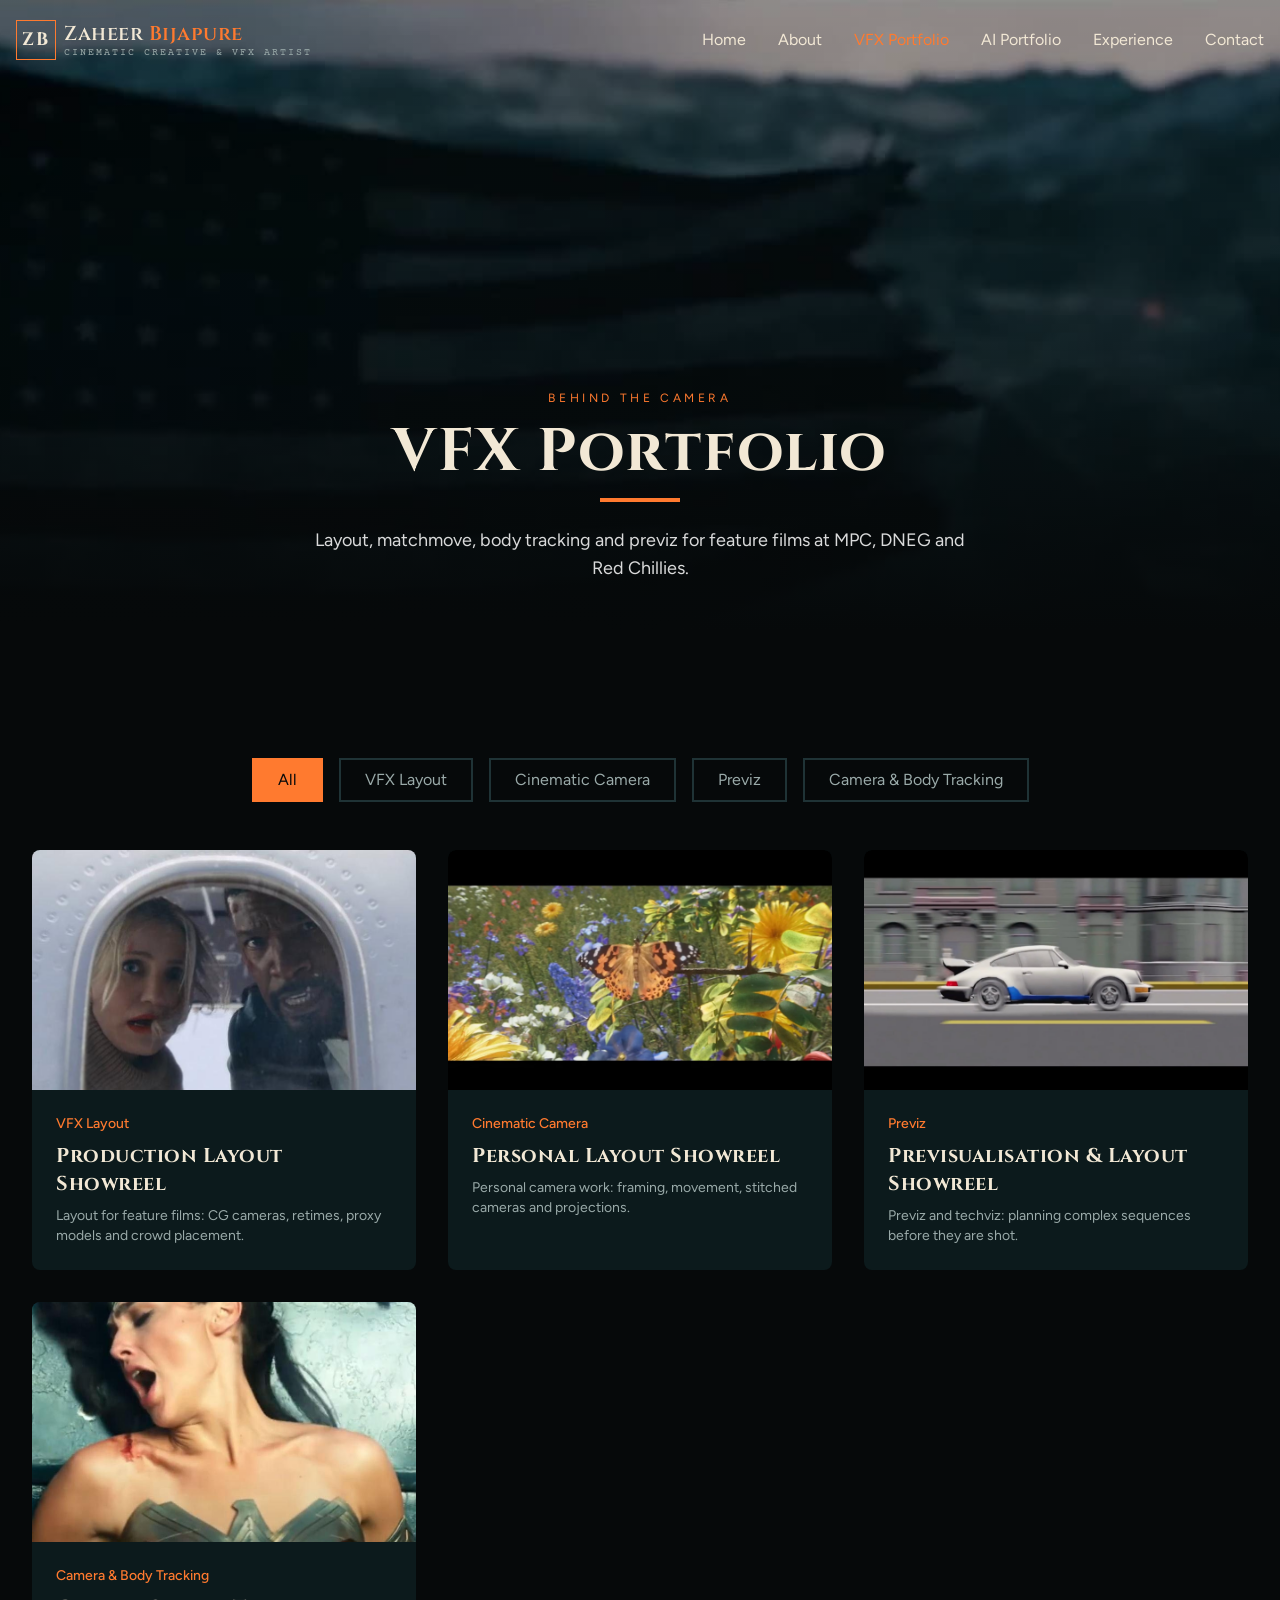
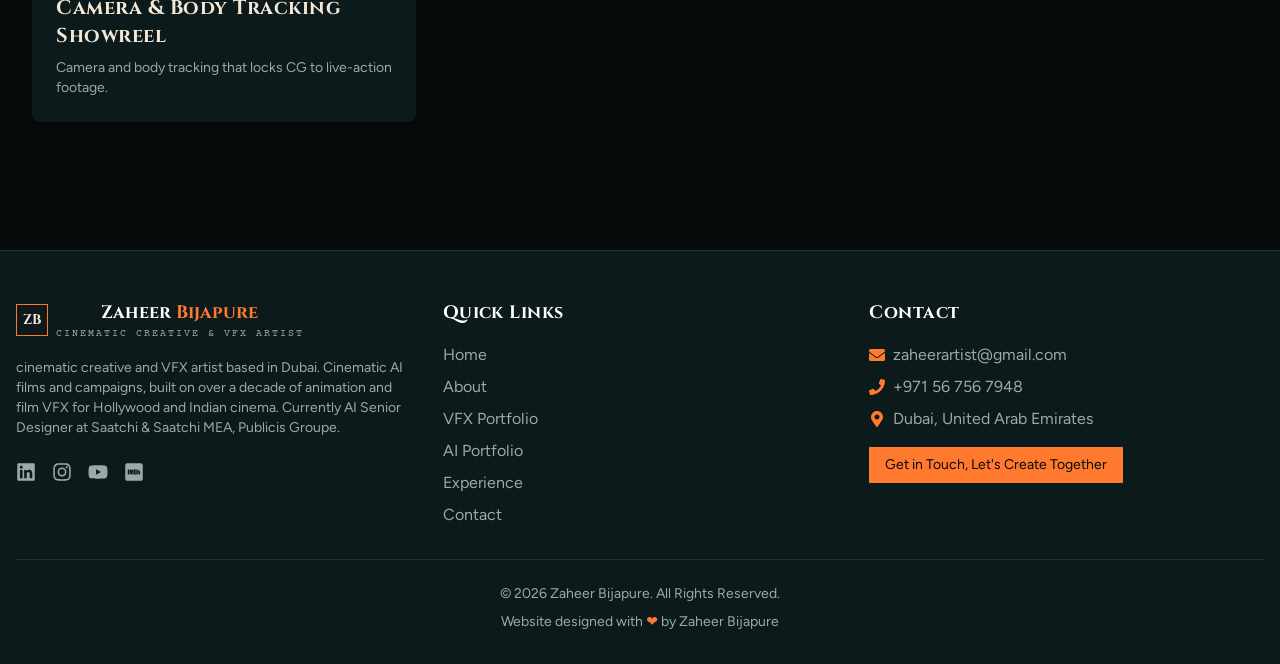
<file: portfolio/vfx/index.html>
<!DOCTYPE html><html lang="en"><head><meta charSet="utf-8"/><link rel="preconnect" href="https://fonts.googleapis.com"/><link rel="preconnect" href="https://fonts.gstatic.com" crossorigin="anonymous"/><meta name="viewport" content="width=device-width, initial-scale=1"/><link rel="preload" as="image" href="/thumbnail/Production-Layout.jpg" fetchPriority="high"/><link rel="preload" as="image" href="/thumbnail/Cinematic-Camera.jpg" fetchPriority="high"/><link rel="stylesheet" href="/_next/static/css/b5094b9dc9eee532.css" crossorigin="" data-precedence="next"/><link rel="preload" as="script" fetchPriority="low" href="/_next/static/chunks/webpack-a9bc1110b8fa5c8f.js" crossorigin=""/><script src="/_next/static/chunks/fd9d1056-e4e5e23bdf33ed62.js" async="" crossorigin=""></script><script src="/_next/static/chunks/938-2777efc973f798ec.js" async="" crossorigin=""></script><script src="/_next/static/chunks/main-app-a311edf784fba414.js" async="" crossorigin=""></script><script src="/_next/static/chunks/9081a741-b59bd7937d6b54ae.js" async=""></script><script src="/_next/static/chunks/600-cc11ebe24343bc13.js" async=""></script><script src="/_next/static/chunks/524-9b49502d5eae7a63.js" async=""></script><script src="/_next/static/chunks/691-4dae62e6ff363b5d.js" async=""></script><script src="/_next/static/chunks/app/portfolio/vfx/page-9e95f9a77b293a25.js" async=""></script><script src="/_next/static/chunks/3627521c-b00a041a497d8688.js" async=""></script><script src="/_next/static/chunks/app/layout-02bdfa7355a142dd.js" async=""></script><script src="/_next/static/chunks/app/not-found-d58df9a68418aefa.js" async=""></script><title>VFX Portfolio | Zaheer Bijapure, Cinematic Creative &amp; VFX Artist, Dubai</title><meta name="description" content="VFX showreels by Zaheer Bijapure: layout, cinematic camera, previz and body tracking for feature films at MPC, DNEG and Red Chillies."/><link rel="canonical" href="https://zaheerbijapure.com/portfolio/vfx/"/><meta property="og:title" content="VFX Portfolio | Zaheer Bijapure, Cinematic Creative &amp; VFX Artist, Dubai"/><meta property="og:description" content="VFX showreels by Zaheer Bijapure: layout, cinematic camera, previz and body tracking for feature films at MPC, DNEG and Red Chillies."/><meta property="og:url" content="https://zaheerbijapure.com/portfolio/vfx/"/><meta property="og:site_name" content="Zaheer Bijapure"/><meta property="og:image" content="https://zaheerbijapure.com/images/og-card-v2.jpg"/><meta property="og:image:width" content="1200"/><meta property="og:image:height" content="630"/><meta property="og:type" content="website"/><meta name="twitter:card" content="summary_large_image"/><meta name="twitter:title" content="VFX Portfolio | Zaheer Bijapure, Cinematic Creative &amp; VFX Artist, Dubai"/><meta name="twitter:description" content="VFX showreels by Zaheer Bijapure: layout, cinematic camera, previz and body tracking for feature films at MPC, DNEG and Red Chillies."/><meta name="twitter:image" content="https://zaheerbijapure.com/images/og-card-v2.jpg"/><meta name="twitter:image:width" content="1200"/><meta name="twitter:image:height" content="630"/><link href="https://fonts.googleapis.com/css2?family=Cinzel:wght@500;600;700&amp;family=Courier+Prime:wght@400;700&amp;family=Figtree:wght@400;500;600&amp;display=swap" rel="stylesheet"/><script src="/_next/static/chunks/polyfills-c67a75d1b6f99dc8.js" crossorigin="" noModule=""></script></head><body class="font-sans bg-background text-textPrimary min-h-screen flex flex-col"><header class="fixed w-full z-50 transition-all duration-300 bg-transparent py-5" style="transform:translateY(-100px) translateZ(0)"><div class="container mx-auto px-4 flex justify-between items-center"><a href="/" class="relative flex items-center z-10"><div class="flex items-center justify-center border border-accent1 w-10 h-10"><span class="font-heading font-bold text-lg tracking-widest text-textPrimary">ZB</span></div><div class="ml-2"><span class="text-lg md:text-xl font-heading font-semibold text-textPrimary block leading-tight tracking-wide">Zaheer <span class="text-accent1">Bijapure</span></span><span class="text-[0.62rem] text-textSecondary font-mono uppercase tracking-[0.2em] -mt-0.5 block">Cinematic Creative &amp; VFX Artist</span></div></a><nav class="hidden md:flex space-x-8"><a href="/" class="nav-link text-sm lg:text-base ">Home</a><a href="/about/" class="nav-link text-sm lg:text-base ">About</a><a href="/portfolio/vfx/" class="nav-link text-sm lg:text-base text-accent1">VFX Portfolio</a><a href="/portfolio/ai/" class="nav-link text-sm lg:text-base ">AI Portfolio</a><a href="/experience/" class="nav-link text-sm lg:text-base ">Experience</a><a href="/contact/" class="nav-link text-sm lg:text-base ">Contact</a></nav><button class="md:hidden z-10 text-2xl"><svg stroke="currentColor" fill="currentColor" stroke-width="0" viewBox="0 0 1024 1024" height="1em" width="1em" xmlns="http://www.w3.org/2000/svg"><path d="M904 160H120c-4.4 0-8 3.6-8 8v64c0 4.4 3.6 8 8 8h784c4.4 0 8-3.6 8-8v-64c0-4.4-3.6-8-8-8zm0 624H120c-4.4 0-8 3.6-8 8v64c0 4.4 3.6 8 8 8h784c4.4 0 8-3.6 8-8v-64c0-4.4-3.6-8-8-8zm0-312H120c-4.4 0-8 3.6-8 8v64c0 4.4 3.6 8 8 8h784c4.4 0 8-3.6 8-8v-64c0-4.4-3.6-8-8-8z"></path></svg></button></div></header><main class="flex-grow"><div class="min-h-screen pb-16"><section class="relative isolate overflow-hidden min-h-[70vh] flex items-end pt-24 mb-16"><video class="absolute inset-0 -z-20 w-full h-full object-cover" src="/videos/hero.mp4" poster="/images/hero-poster.jpg" autoPlay="" muted="" loop="" playsInline="" preload="auto" aria-hidden="true"></video><div class="absolute inset-0 -z-10 bg-gradient-to-b from-black/30 via-black/40 to-background"></div><div class="container-custom w-full pb-12 text-center"><p class="text-accent1 tracking-[0.3em] text-xs uppercase mb-4">Behind the camera</p><h1 class="text-4xl md:text-6xl font-bold mb-4">VFX Portfolio</h1><div class="w-20 h-1 bg-accent1 mx-auto mb-6"></div><p class="text-white/85 text-lg max-w-2xl mx-auto">Layout, matchmove, body tracking and previz for feature films at MPC, DNEG and Red Chillies.</p></div></section><div class="container-custom"><div class="flex flex-wrap justify-center gap-4 mb-12"><button class="px-6 py-2 rounded-none border-2 transition-all border-accent1 bg-accent1 text-background">All</button><button class="px-6 py-2 rounded-none border-2 transition-all border-secondary text-textSecondary hover:border-accent1">VFX Layout</button><button class="px-6 py-2 rounded-none border-2 transition-all border-secondary text-textSecondary hover:border-accent1">Cinematic Camera</button><button class="px-6 py-2 rounded-none border-2 transition-all border-secondary text-textSecondary hover:border-accent1">Previz</button><button class="px-6 py-2 rounded-none border-2 transition-all border-secondary text-textSecondary hover:border-accent1">Camera &amp; Body Tracking</button></div><div class="grid grid-cols-1 md:grid-cols-2 lg:grid-cols-3 gap-8"><div class="bg-primary rounded-lg overflow-hidden group" style="opacity:0"><div class="relative h-60 overflow-hidden"><div class="thumbnail-skeleton"></div><img alt="Production Layout Showreel" fetchPriority="high" loading="eager" decoding="async" data-nimg="fill" class="object-cover transition-all duration-300 group-hover:scale-105 image-fade-in" style="position:absolute;height:100%;width:100%;left:0;top:0;right:0;bottom:0;color:transparent;transition:opacity 0.5s ease-in-out, transform 0.3s ease-in-out" src="/thumbnail/Production-Layout.jpg"/><div class="absolute inset-0 bg-gradient-to-t from-black/60 via-transparent to-transparent opacity-0 group-hover:opacity-100 transition-opacity duration-300"><div class="absolute inset-0 flex items-center justify-center"><button class="bg-background/90 text-background p-3 rounded-none mx-2 hover:bg-accent1 transition-colors duration-200"><svg stroke="currentColor" fill="currentColor" stroke-width="0" viewBox="0 0 448 512" class="text-xl" height="1em" width="1em" xmlns="http://www.w3.org/2000/svg"><path d="M0 180V56c0-13.3 10.7-24 24-24h124c6.6 0 12 5.4 12 12v40c0 6.6-5.4 12-12 12H64v84c0 6.6-5.4 12-12 12H12c-6.6 0-12-5.4-12-12zM288 44v40c0 6.6 5.4 12 12 12h84v84c0 6.6 5.4 12 12 12h40c6.6 0 12-5.4 12-12V56c0-13.3-10.7-24-24-24H300c-6.6 0-12 5.4-12 12zm148 276h-40c-6.6 0-12 5.4-12 12v84h-84c-6.6 0-12 5.4-12 12v40c0 6.6 5.4 12 12 12h124c13.3 0 24-10.7 24-24V332c0-6.6-5.4-12-12-12zM160 468v-40c0-6.6-5.4-12-12-12H64v-84c0-6.6-5.4-12-12-12H12c-6.6 0-12 5.4-12 12v124c0 13.3 10.7 24 24 24h124c6.6 0 12-5.4 12-12z"></path></svg></button><button class="bg-background/90 text-background p-3 rounded-none mx-2 hover:bg-accent1 transition-colors duration-200"><div class="flex items-center"><svg stroke="currentColor" fill="currentColor" stroke-width="0" viewBox="0 0 448 512" class="text-xl" height="1em" width="1em" xmlns="http://www.w3.org/2000/svg"><path d="M424.4 214.7L72.4 6.6C43.8-10.3 0 6.1 0 47.9V464c0 37.5 40.7 60.1 72.4 41.3l352-208c31.4-18.5 31.5-64.1 0-82.6z"></path></svg></div></button></div></div></div><div class="p-6"><span class="text-accent1 text-sm font-medium mb-2 block">VFX Layout</span><h3 class="text-xl font-bold mb-2">Production Layout Showreel</h3><p class="text-textSecondary text-sm">Layout for feature films: CG cameras, retimes, proxy models and crowd placement.</p></div></div><div class="bg-primary rounded-lg overflow-hidden group" style="opacity:0"><div class="relative h-60 overflow-hidden"><div class="thumbnail-skeleton"></div><img alt="Personal Layout Showreel" fetchPriority="high" loading="eager" decoding="async" data-nimg="fill" class="object-cover transition-all duration-300 group-hover:scale-105 image-fade-in" style="position:absolute;height:100%;width:100%;left:0;top:0;right:0;bottom:0;color:transparent;transition:opacity 0.5s ease-in-out, transform 0.3s ease-in-out" src="/thumbnail/Cinematic-Camera.jpg"/><div class="absolute inset-0 bg-gradient-to-t from-black/60 via-transparent to-transparent opacity-0 group-hover:opacity-100 transition-opacity duration-300"><div class="absolute inset-0 flex items-center justify-center"><button class="bg-background/90 text-background p-3 rounded-none mx-2 hover:bg-accent1 transition-colors duration-200"><svg stroke="currentColor" fill="currentColor" stroke-width="0" viewBox="0 0 448 512" class="text-xl" height="1em" width="1em" xmlns="http://www.w3.org/2000/svg"><path d="M0 180V56c0-13.3 10.7-24 24-24h124c6.6 0 12 5.4 12 12v40c0 6.6-5.4 12-12 12H64v84c0 6.6-5.4 12-12 12H12c-6.6 0-12-5.4-12-12zM288 44v40c0 6.6 5.4 12 12 12h84v84c0 6.6 5.4 12 12 12h40c6.6 0 12-5.4 12-12V56c0-13.3-10.7-24-24-24H300c-6.6 0-12 5.4-12 12zm148 276h-40c-6.6 0-12 5.4-12 12v84h-84c-6.6 0-12 5.4-12 12v40c0 6.6 5.4 12 12 12h124c13.3 0 24-10.7 24-24V332c0-6.6-5.4-12-12-12zM160 468v-40c0-6.6-5.4-12-12-12H64v-84c0-6.6-5.4-12-12-12H12c-6.6 0-12 5.4-12 12v124c0 13.3 10.7 24 24 24h124c6.6 0 12-5.4 12-12z"></path></svg></button><button class="bg-background/90 text-background p-3 rounded-none mx-2 hover:bg-accent1 transition-colors duration-200"><div class="flex items-center"><svg stroke="currentColor" fill="currentColor" stroke-width="0" viewBox="0 0 448 512" class="text-xl" height="1em" width="1em" xmlns="http://www.w3.org/2000/svg"><path d="M424.4 214.7L72.4 6.6C43.8-10.3 0 6.1 0 47.9V464c0 37.5 40.7 60.1 72.4 41.3l352-208c31.4-18.5 31.5-64.1 0-82.6z"></path></svg></div></button></div></div></div><div class="p-6"><span class="text-accent1 text-sm font-medium mb-2 block">Cinematic Camera</span><h3 class="text-xl font-bold mb-2">Personal Layout Showreel</h3><p class="text-textSecondary text-sm">Personal camera work: framing, movement, stitched cameras and projections.</p></div></div><div class="bg-primary rounded-lg overflow-hidden group" style="opacity:0"><div class="relative h-60 overflow-hidden"><div class="thumbnail-skeleton"></div><img alt="Previsualisation &amp; Layout Showreel" loading="lazy" decoding="async" data-nimg="fill" class="object-cover transition-all duration-300 group-hover:scale-105 image-fade-in" style="position:absolute;height:100%;width:100%;left:0;top:0;right:0;bottom:0;color:transparent;transition:opacity 0.5s ease-in-out, transform 0.3s ease-in-out" src="/thumbnail/Previz-Layout.jpg"/><div class="absolute inset-0 bg-gradient-to-t from-black/60 via-transparent to-transparent opacity-0 group-hover:opacity-100 transition-opacity duration-300"><div class="absolute inset-0 flex items-center justify-center"><button class="bg-background/90 text-background p-3 rounded-none mx-2 hover:bg-accent1 transition-colors duration-200"><svg stroke="currentColor" fill="currentColor" stroke-width="0" viewBox="0 0 448 512" class="text-xl" height="1em" width="1em" xmlns="http://www.w3.org/2000/svg"><path d="M0 180V56c0-13.3 10.7-24 24-24h124c6.6 0 12 5.4 12 12v40c0 6.6-5.4 12-12 12H64v84c0 6.6-5.4 12-12 12H12c-6.6 0-12-5.4-12-12zM288 44v40c0 6.6 5.4 12 12 12h84v84c0 6.6 5.4 12 12 12h40c6.6 0 12-5.4 12-12V56c0-13.3-10.7-24-24-24H300c-6.6 0-12 5.4-12 12zm148 276h-40c-6.6 0-12 5.4-12 12v84h-84c-6.6 0-12 5.4-12 12v40c0 6.6 5.4 12 12 12h124c13.3 0 24-10.7 24-24V332c0-6.6-5.4-12-12-12zM160 468v-40c0-6.6-5.4-12-12-12H64v-84c0-6.6-5.4-12-12-12H12c-6.6 0-12 5.4-12 12v124c0 13.3 10.7 24 24 24h124c6.6 0 12-5.4 12-12z"></path></svg></button><button class="bg-background/90 text-background p-3 rounded-none mx-2 hover:bg-accent1 transition-colors duration-200"><div class="flex items-center"><svg stroke="currentColor" fill="currentColor" stroke-width="0" viewBox="0 0 448 512" class="text-xl" height="1em" width="1em" xmlns="http://www.w3.org/2000/svg"><path d="M424.4 214.7L72.4 6.6C43.8-10.3 0 6.1 0 47.9V464c0 37.5 40.7 60.1 72.4 41.3l352-208c31.4-18.5 31.5-64.1 0-82.6z"></path></svg></div></button></div></div></div><div class="p-6"><span class="text-accent1 text-sm font-medium mb-2 block">Previz</span><h3 class="text-xl font-bold mb-2">Previsualisation &amp; Layout Showreel</h3><p class="text-textSecondary text-sm">Previz and techviz: planning complex sequences before they are shot.</p></div></div><div class="bg-primary rounded-lg overflow-hidden group" style="opacity:0"><div class="relative h-60 overflow-hidden"><div class="thumbnail-skeleton"></div><img alt="Camera &amp; Body Tracking Showreel" loading="lazy" decoding="async" data-nimg="fill" class="object-cover transition-all duration-300 group-hover:scale-105 image-fade-in" style="position:absolute;height:100%;width:100%;left:0;top:0;right:0;bottom:0;color:transparent;transition:opacity 0.5s ease-in-out, transform 0.3s ease-in-out" src="/thumbnail/camera-bodytrack.jpg"/><div class="absolute inset-0 bg-gradient-to-t from-black/60 via-transparent to-transparent opacity-0 group-hover:opacity-100 transition-opacity duration-300"><div class="absolute inset-0 flex items-center justify-center"><button class="bg-background/90 text-background p-3 rounded-none mx-2 hover:bg-accent1 transition-colors duration-200"><svg stroke="currentColor" fill="currentColor" stroke-width="0" viewBox="0 0 448 512" class="text-xl" height="1em" width="1em" xmlns="http://www.w3.org/2000/svg"><path d="M0 180V56c0-13.3 10.7-24 24-24h124c6.6 0 12 5.4 12 12v40c0 6.6-5.4 12-12 12H64v84c0 6.6-5.4 12-12 12H12c-6.6 0-12-5.4-12-12zM288 44v40c0 6.6 5.4 12 12 12h84v84c0 6.6 5.4 12 12 12h40c6.6 0 12-5.4 12-12V56c0-13.3-10.7-24-24-24H300c-6.6 0-12 5.4-12 12zm148 276h-40c-6.6 0-12 5.4-12 12v84h-84c-6.6 0-12 5.4-12 12v40c0 6.6 5.4 12 12 12h124c13.3 0 24-10.7 24-24V332c0-6.6-5.4-12-12-12zM160 468v-40c0-6.6-5.4-12-12-12H64v-84c0-6.6-5.4-12-12-12H12c-6.6 0-12 5.4-12 12v124c0 13.3 10.7 24 24 24h124c6.6 0 12-5.4 12-12z"></path></svg></button><button class="bg-background/90 text-background p-3 rounded-none mx-2 hover:bg-accent1 transition-colors duration-200"><div class="flex items-center"><svg stroke="currentColor" fill="currentColor" stroke-width="0" viewBox="0 0 448 512" class="text-xl" height="1em" width="1em" xmlns="http://www.w3.org/2000/svg"><path d="M424.4 214.7L72.4 6.6C43.8-10.3 0 6.1 0 47.9V464c0 37.5 40.7 60.1 72.4 41.3l352-208c31.4-18.5 31.5-64.1 0-82.6z"></path></svg></div></button></div></div></div><div class="p-6"><span class="text-accent1 text-sm font-medium mb-2 block">Camera &amp; Body Tracking</span><h3 class="text-xl font-bold mb-2">Camera &amp; Body Tracking Showreel</h3><p class="text-textSecondary text-sm">Camera and body tracking that locks CG to live-action footage.</p></div></div></div></div></div></main><footer class="bg-primary pt-12 pb-8 border-t border-secondary"><div class="container mx-auto px-4"><div class="grid grid-cols-1 md:grid-cols-3 gap-8 mb-8"><div class="flex flex-col"><a href="/" class="flex items-center mb-4"><div class="flex items-center justify-center border border-accent1 w-8 h-8"><span class="font-heading font-bold text-sm text-textPrimary">ZB</span></div><div class="ml-2"><span class="text-lg font-heading font-bold text-white block text-center">Zaheer <span class="text-accent1">Bijapure</span></span><span class="text-[0.62rem] text-textSecondary font-mono uppercase tracking-[0.2em] block">Cinematic Creative &amp; VFX Artist</span></div></a><p class="text-sm text-textSecondary mb-6">cinematic creative and VFX artist based in Dubai. Cinematic AI films and campaigns, built on over a decade of animation and film VFX for Hollywood and Indian cinema. Currently AI Senior Designer at Saatchi &amp; Saatchi MEA, Publicis Groupe.</p><div class="flex space-x-4"><a href="https://www.linkedin.com/in/zaheer-bijapure/" target="_blank" rel="noopener noreferrer" aria-label="LinkedIn" class="text-textSecondary hover:text-accent1 transition-colors duration-300 text-xl"><svg stroke="currentColor" fill="currentColor" stroke-width="0" viewBox="0 0 448 512" height="1em" width="1em" xmlns="http://www.w3.org/2000/svg"><path d="M416 32H31.9C14.3 32 0 46.5 0 64.3v383.4C0 465.5 14.3 480 31.9 480H416c17.6 0 32-14.5 32-32.3V64.3c0-17.8-14.4-32.3-32-32.3zM135.4 416H69V202.2h66.5V416zm-33.2-243c-21.3 0-38.5-17.3-38.5-38.5S80.9 96 102.2 96c21.2 0 38.5 17.3 38.5 38.5 0 21.3-17.2 38.5-38.5 38.5zm282.1 243h-66.4V312c0-24.8-.5-56.7-34.5-56.7-34.6 0-39.9 27-39.9 54.9V416h-66.4V202.2h63.7v29.2h.9c8.9-16.8 30.6-34.5 62.9-34.5 67.2 0 79.7 44.3 79.7 101.9V416z"></path></svg></a><a href="https://www.instagram.com/zaheerbijapure/" target="_blank" rel="noopener noreferrer" aria-label="Instagram" class="text-textSecondary hover:text-accent1 transition-colors duration-300 text-xl"><svg stroke="currentColor" fill="currentColor" stroke-width="0" viewBox="0 0 448 512" height="1em" width="1em" xmlns="http://www.w3.org/2000/svg"><path d="M224.1 141c-63.6 0-114.9 51.3-114.9 114.9s51.3 114.9 114.9 114.9S339 319.5 339 255.9 287.7 141 224.1 141zm0 189.6c-41.1 0-74.7-33.5-74.7-74.7s33.5-74.7 74.7-74.7 74.7 33.5 74.7 74.7-33.6 74.7-74.7 74.7zm146.4-194.3c0 14.9-12 26.8-26.8 26.8-14.9 0-26.8-12-26.8-26.8s12-26.8 26.8-26.8 26.8 12 26.8 26.8zm76.1 27.2c-1.7-35.9-9.9-67.7-36.2-93.9-26.2-26.2-58-34.4-93.9-36.2-37-2.1-147.9-2.1-184.9 0-35.8 1.7-67.6 9.9-93.9 36.1s-34.4 58-36.2 93.9c-2.1 37-2.1 147.9 0 184.9 1.7 35.9 9.9 67.7 36.2 93.9s58 34.4 93.9 36.2c37 2.1 147.9 2.1 184.9 0 35.9-1.7 67.7-9.9 93.9-36.2 26.2-26.2 34.4-58 36.2-93.9 2.1-37 2.1-147.8 0-184.8zM398.8 388c-7.8 19.6-22.9 34.7-42.6 42.6-29.5 11.7-99.5 9-132.1 9s-102.7 2.6-132.1-9c-19.6-7.8-34.7-22.9-42.6-42.6-11.7-29.5-9-99.5-9-132.1s-2.6-102.7 9-132.1c7.8-19.6 22.9-34.7 42.6-42.6 29.5-11.7 99.5-9 132.1-9s102.7-2.6 132.1 9c19.6 7.8 34.7 22.9 42.6 42.6 11.7 29.5 9 99.5 9 132.1s2.7 102.7-9 132.1z"></path></svg></a><a href="https://www.youtube.com/@ZaheerBijapure" target="_blank" rel="noopener noreferrer" aria-label="YouTube" class="text-textSecondary hover:text-accent1 transition-colors duration-300 text-xl"><svg stroke="currentColor" fill="currentColor" stroke-width="0" viewBox="0 0 576 512" height="1em" width="1em" xmlns="http://www.w3.org/2000/svg"><path d="M549.655 124.083c-6.281-23.65-24.787-42.276-48.284-48.597C458.781 64 288 64 288 64S117.22 64 74.629 75.486c-23.497 6.322-42.003 24.947-48.284 48.597-11.412 42.867-11.412 132.305-11.412 132.305s0 89.438 11.412 132.305c6.281 23.65 24.787 41.5 48.284 47.821C117.22 448 288 448 288 448s170.78 0 213.371-11.486c23.497-6.321 42.003-24.171 48.284-47.821 11.412-42.867 11.412-132.305 11.412-132.305s0-89.438-11.412-132.305zm-317.51 213.508V175.185l142.739 81.205-142.739 81.201z"></path></svg></a><a href="https://www.imdb.com/name/nm12429900/" target="_blank" rel="noopener noreferrer" aria-label="IMDb" class="text-textSecondary hover:text-accent1 transition-colors duration-300 text-xl"><svg stroke="currentColor" fill="currentColor" stroke-width="0" viewBox="0 0 448 512" height="1em" width="1em" xmlns="http://www.w3.org/2000/svg"><path d="M400 32H48C21.5 32 0 53.5 0 80v352c0 26.5 21.5 48 48 48h352c26.5 0 48-21.5 48-48V80c0-26.5-21.5-48-48-48zM21.3 229.2H21c.1-.1.2-.3.3-.4zM97 319.8H64V192h33zm113.2 0h-28.7v-86.4l-11.6 86.4h-20.6l-12.2-84.5v84.5h-29V192h42.8c3.3 19.8 6 39.9 8.7 59.9l7.6-59.9h43zm11.4 0V192h24.6c17.6 0 44.7-1.6 49 20.9 1.7 7.6 1.4 16.3 1.4 24.4 0 88.5 11.1 82.6-75 82.5zm160.9-29.2c0 15.7-2.4 30.9-22.2 30.9-9 0-15.2-3-20.9-9.8l-1.9 8.1h-29.8V192h31.7v41.7c6-6.5 12-9.2 20.9-9.2 21.4 0 22.2 12.8 22.2 30.1zM265 229.9c0-9.7 1.6-16-10.3-16v83.7c12.2.3 10.3-8.7 10.3-18.4zm85.5 26.1c0-5.4 1.1-12.7-6.2-12.7-6 0-4.9 8.9-4.9 12.7 0 .6-1.1 39.6 1.1 44.7.8 1.6 2.2 2.4 3.8 2.4 7.8 0 6.2-9 6.2-14.4z"></path></svg></a></div></div><div><h3 class="text-lg font-bold mb-4 text-white">Quick Links</h3><ul class="space-y-2"><li><a href="/" class="text-textSecondary hover:text-accent1 transition-colors duration-300">Home</a></li><li><a href="/about/" class="text-textSecondary hover:text-accent1 transition-colors duration-300">About</a></li><li><a href="/portfolio/vfx/" class="text-textSecondary hover:text-accent1 transition-colors duration-300">VFX Portfolio</a></li><li><a href="/portfolio/ai/" class="text-textSecondary hover:text-accent1 transition-colors duration-300">AI Portfolio</a></li><li><a href="/experience/" class="text-textSecondary hover:text-accent1 transition-colors duration-300">Experience</a></li><li><a href="/contact/" class="text-textSecondary hover:text-accent1 transition-colors duration-300">Contact</a></li></ul></div><div><h3 class="text-lg font-bold mb-4 text-white">Contact</h3><div class=" flex flex-col space-y-2"><div class="flex items-center "><span class="text-accent1 mr-2"><svg stroke="currentColor" fill="currentColor" stroke-width="0" viewBox="0 0 512 512" height="1em" width="1em" xmlns="http://www.w3.org/2000/svg"><path d="M502.3 190.8c3.9-3.1 9.7-.2 9.7 4.7V400c0 26.5-21.5 48-48 48H48c-26.5 0-48-21.5-48-48V195.6c0-5 5.7-7.8 9.7-4.7 22.4 17.4 52.1 39.5 154.1 113.6 21.1 15.4 56.7 47.8 92.2 47.6 35.7.3 72-32.8 92.3-47.6 102-74.1 131.6-96.3 154-113.7zM256 320c23.2.4 56.6-29.2 73.4-41.4 132.7-96.3 142.8-104.7 173.4-128.7 5.8-4.5 9.2-11.5 9.2-18.9v-19c0-26.5-21.5-48-48-48H48C21.5 64 0 85.5 0 112v19c0 7.4 3.4 14.3 9.2 18.9 30.6 23.9 40.7 32.4 173.4 128.7 16.8 12.2 50.2 41.8 73.4 41.4z"></path></svg></span><a href="mailto:zaheerartist@gmail.com" class="text-textSecondary hover:text-accent1 transition-colors">zaheerartist@gmail.com</a></div><div class="flex items-center "><span class="text-accent1 mr-2"><svg stroke="currentColor" fill="currentColor" stroke-width="0" viewBox="0 0 512 512" height="1em" width="1em" xmlns="http://www.w3.org/2000/svg"><path d="M493.4 24.6l-104-24c-11.3-2.6-22.9 3.3-27.5 13.9l-48 112c-4.2 9.8-1.4 21.3 6.9 28l60.6 49.6c-36 76.7-98.9 140.5-177.2 177.2l-49.6-60.6c-6.8-8.3-18.2-11.1-28-6.9l-112 48C3.9 366.5-2 378.1.6 389.4l24 104C27.1 504.2 36.7 512 48 512c256.1 0 464-207.5 464-464 0-11.2-7.7-20.9-18.6-23.4z"></path></svg></span><a href="tel:+971567567948" class="text-textSecondary hover:text-accent1 transition-colors">+971 56 756 7948</a></div><div class="flex items-center "><span class="text-accent1 mr-2"><svg stroke="currentColor" fill="currentColor" stroke-width="0" viewBox="0 0 384 512" height="1em" width="1em" xmlns="http://www.w3.org/2000/svg"><path d="M172.268 501.67C26.97 291.031 0 269.413 0 192 0 85.961 85.961 0 192 0s192 85.961 192 192c0 77.413-26.97 99.031-172.268 309.67-9.535 13.774-29.93 13.773-39.464 0zM192 272c44.183 0 80-35.817 80-80s-35.817-80-80-80-80 35.817-80 80 35.817 80 80 80z"></path></svg></span><span class="text-textSecondary">Dubai, United Arab Emirates</span></div></div><a href="/contact/" class="bg-accent1 text-background hover:bg-accent1/80 transition-all duration-300 rounded-none inline-block mt-4 text-sm px-4 py-2">Get in Touch, Let&#x27;s Create Together</a></div></div><div class="pt-6 border-t border-secondary text-center text-sm text-textSecondary"><p>© <!-- -->2026<!-- --> Zaheer Bijapure. All Rights Reserved.</p><p class="mt-2">Website designed with <span class="text-accent1">❤</span> by Zaheer Bijapure</p></div></div></footer><script src="/_next/static/chunks/webpack-a9bc1110b8fa5c8f.js" crossorigin="" async=""></script><script>(self.__next_f=self.__next_f||[]).push([0]);self.__next_f.push([2,null])</script><script>self.__next_f.push([1,"1:HL[\"/_next/static/css/b5094b9dc9eee532.css\",\"style\",{\"crossOrigin\":\"\"}]\n0:\"$L2\"\n"])</script><script>self.__next_f.push([1,"3:I[7690,[],\"\"]\n5:I[7831,[],\"\"]\n6:I[9734,[\"420\",\"static/chunks/9081a741-b59bd7937d6b54ae.js\",\"600\",\"static/chunks/600-cc11ebe24343bc13.js\",\"524\",\"static/chunks/524-9b49502d5eae7a63.js\",\"691\",\"static/chunks/691-4dae62e6ff363b5d.js\",\"537\",\"static/chunks/app/portfolio/vfx/page-9e95f9a77b293a25.js\"],\"\"]\n7:I[5613,[],\"\"]\n8:I[1778,[],\"\"]\n9:I[4002,[\"420\",\"static/chunks/9081a741-b59bd7937d6b54ae.js\",\"712\",\"static/chunks/3627521c-b00a041a497d8688.js\",\"600\",\"static/chunks/600-cc11ebe24343bc13.js\",\"185\",\"static/chunks/"])</script><script>self.__next_f.push([1,"app/layout-02bdfa7355a142dd.js\"],\"Navbar\"]\na:I[9230,[\"600\",\"static/chunks/600-cc11ebe24343bc13.js\",\"160\",\"static/chunks/app/not-found-d58df9a68418aefa.js\"],\"\"]\nb:I[6112,[\"420\",\"static/chunks/9081a741-b59bd7937d6b54ae.js\",\"712\",\"static/chunks/3627521c-b00a041a497d8688.js\",\"600\",\"static/chunks/600-cc11ebe24343bc13.js\",\"185\",\"static/chunks/app/layout-02bdfa7355a142dd.js\"],\"Footer\"]\nd:I[8955,[],\"\"]\n"])</script><script>self.__next_f.push([1,"2:[[[\"$\",\"link\",\"0\",{\"rel\":\"stylesheet\",\"href\":\"/_next/static/css/b5094b9dc9eee532.css\",\"precedence\":\"next\",\"crossOrigin\":\"\"}]],[\"$\",\"$L3\",null,{\"buildId\":\"DjXQW-9hF-mbAh0JsTY-Q\",\"assetPrefix\":\"\",\"initialCanonicalUrl\":\"/portfolio/vfx/\",\"initialTree\":[\"\",{\"children\":[\"portfolio\",{\"children\":[\"vfx\",{\"children\":[\"__PAGE__\",{}]}]}]},\"$undefined\",\"$undefined\",true],\"initialSeedData\":[\"\",{\"children\":[\"portfolio\",{\"children\":[\"vfx\",{\"children\":[\"__PAGE__\",{},[\"$L4\",[\"$\",\"$L5\",null,{\"propsForComponent\":{\"params\":{}},\"Component\":\"$6\",\"isStaticGeneration\":true}],null]]},[null,[\"$\",\"$L7\",null,{\"parallelRouterKey\":\"children\",\"segmentPath\":[\"children\",\"portfolio\",\"children\",\"vfx\",\"children\"],\"loading\":\"$undefined\",\"loadingStyles\":\"$undefined\",\"loadingScripts\":\"$undefined\",\"hasLoading\":false,\"error\":\"$undefined\",\"errorStyles\":\"$undefined\",\"errorScripts\":\"$undefined\",\"template\":[\"$\",\"$L8\",null,{}],\"templateStyles\":\"$undefined\",\"templateScripts\":\"$undefined\",\"notFound\":\"$undefined\",\"notFoundStyles\":\"$undefined\",\"styles\":null}],null]]},[\"$\",\"$L7\",null,{\"parallelRouterKey\":\"children\",\"segmentPath\":[\"children\",\"portfolio\",\"children\"],\"loading\":\"$undefined\",\"loadingStyles\":\"$undefined\",\"loadingScripts\":\"$undefined\",\"hasLoading\":false,\"error\":\"$undefined\",\"errorStyles\":\"$undefined\",\"errorScripts\":\"$undefined\",\"template\":[\"$\",\"$L8\",null,{}],\"templateStyles\":\"$undefined\",\"templateScripts\":\"$undefined\",\"notFound\":\"$undefined\",\"notFoundStyles\":\"$undefined\",\"styles\":null}]]},[null,[\"$\",\"html\",null,{\"lang\":\"en\",\"children\":[[\"$\",\"head\",null,{\"children\":[[\"$\",\"link\",null,{\"rel\":\"preconnect\",\"href\":\"https://fonts.googleapis.com\"}],[\"$\",\"link\",null,{\"rel\":\"preconnect\",\"href\":\"https://fonts.gstatic.com\",\"crossOrigin\":\"anonymous\"}],[\"$\",\"link\",null,{\"href\":\"https://fonts.googleapis.com/css2?family=Cinzel:wght@500;600;700\u0026family=Courier+Prime:wght@400;700\u0026family=Figtree:wght@400;500;600\u0026display=swap\",\"rel\":\"stylesheet\"}]]}],[\"$\",\"body\",null,{\"className\":\"font-sans bg-background text-textPrimary min-h-screen flex flex-col\",\"children\":[[\"$\",\"$L9\",null,{}],[\"$\",\"main\",null,{\"className\":\"flex-grow\",\"children\":[\"$\",\"$L7\",null,{\"parallelRouterKey\":\"children\",\"segmentPath\":[\"children\"],\"loading\":\"$undefined\",\"loadingStyles\":\"$undefined\",\"loadingScripts\":\"$undefined\",\"hasLoading\":false,\"error\":\"$undefined\",\"errorStyles\":\"$undefined\",\"errorScripts\":\"$undefined\",\"template\":[\"$\",\"$L8\",null,{}],\"templateStyles\":\"$undefined\",\"templateScripts\":\"$undefined\",\"notFound\":[\"$\",\"$La\",null,{}],\"notFoundStyles\":[],\"styles\":null}]}],[\"$\",\"$Lb\",null,{}]]}]]}],null]],\"initialHead\":[false,\"$Lc\"],\"globalErrorComponent\":\"$d\"}]]\n"])</script><script>self.__next_f.push([1,"c:[[\"$\",\"meta\",\"0\",{\"name\":\"viewport\",\"content\":\"width=device-width, initial-scale=1\"}],[\"$\",\"meta\",\"1\",{\"charSet\":\"utf-8\"}],[\"$\",\"title\",\"2\",{\"children\":\"VFX Portfolio | Zaheer Bijapure, Cinematic Creative \u0026 VFX Artist, Dubai\"}],[\"$\",\"meta\",\"3\",{\"name\":\"description\",\"content\":\"VFX showreels by Zaheer Bijapure: layout, cinematic camera, previz and body tracking for feature films at MPC, DNEG and Red Chillies.\"}],[\"$\",\"link\",\"4\",{\"rel\":\"canonical\",\"href\":\"https://zaheerbijapure.com/portfolio/vfx/\"}],[\"$\",\"meta\",\"5\",{\"property\":\"og:title\",\"content\":\"VFX Portfolio | Zaheer Bijapure, Cinematic Creative \u0026 VFX Artist, Dubai\"}],[\"$\",\"meta\",\"6\",{\"property\":\"og:description\",\"content\":\"VFX showreels by Zaheer Bijapure: layout, cinematic camera, previz and body tracking for feature films at MPC, DNEG and Red Chillies.\"}],[\"$\",\"meta\",\"7\",{\"property\":\"og:url\",\"content\":\"https://zaheerbijapure.com/portfolio/vfx/\"}],[\"$\",\"meta\",\"8\",{\"property\":\"og:site_name\",\"content\":\"Zaheer Bijapure\"}],[\"$\",\"meta\",\"9\",{\"property\":\"og:image\",\"content\":\"https://zaheerbijapure.com/images/og-card-v2.jpg\"}],[\"$\",\"meta\",\"10\",{\"property\":\"og:image:width\",\"content\":\"1200\"}],[\"$\",\"meta\",\"11\",{\"property\":\"og:image:height\",\"content\":\"630\"}],[\"$\",\"meta\",\"12\",{\"property\":\"og:type\",\"content\":\"website\"}],[\"$\",\"meta\",\"13\",{\"name\":\"twitter:card\",\"content\":\"summary_large_image\"}],[\"$\",\"meta\",\"14\",{\"name\":\"twitter:title\",\"content\":\"VFX Portfolio | Zaheer Bijapure, Cinematic Creative \u0026 VFX Artist, Dubai\"}],[\"$\",\"meta\",\"15\",{\"name\":\"twitter:description\",\"content\":\"VFX showreels by Zaheer Bijapure: layout, cinematic camera, previz and body tracking for feature films at MPC, DNEG and Red Chillies.\"}],[\"$\",\"meta\",\"16\",{\"name\":\"twitter:image\",\"content\":\"https://zaheerbijapure.com/images/og-card-v2.jpg\"}],[\"$\",\"meta\",\"17\",{\"name\":\"twitter:image:width\",\"content\":\"1200\"}],[\"$\",\"meta\",\"18\",{\"name\":\"twitter:image:height\",\"content\":\"630\"}]]\n"])</script><script>self.__next_f.push([1,"4:null\n"])</script><script>self.__next_f.push([1,""])</script></body></html>
</file>
<file: _next/static/css/b5094b9dc9eee532.css>
*,:after,:before{--tw-border-spacing-x:0;--tw-border-spacing-y:0;--tw-translate-x:0;--tw-translate-y:0;--tw-rotate:0;--tw-skew-x:0;--tw-skew-y:0;--tw-scale-x:1;--tw-scale-y:1;--tw-pan-x: ;--tw-pan-y: ;--tw-pinch-zoom: ;--tw-scroll-snap-strictness:proximity;--tw-gradient-from-position: ;--tw-gradient-via-position: ;--tw-gradient-to-position: ;--tw-ordinal: ;--tw-slashed-zero: ;--tw-numeric-figure: ;--tw-numeric-spacing: ;--tw-numeric-fraction: ;--tw-ring-inset: ;--tw-ring-offset-width:0px;--tw-ring-offset-color:#fff;--tw-ring-color:rgba(59,130,246,.5);--tw-ring-offset-shadow:0 0 #0000;--tw-ring-shadow:0 0 #0000;--tw-shadow:0 0 #0000;--tw-shadow-colored:0 0 #0000;--tw-blur: ;--tw-brightness: ;--tw-contrast: ;--tw-grayscale: ;--tw-hue-rotate: ;--tw-invert: ;--tw-saturate: ;--tw-sepia: ;--tw-drop-shadow: ;--tw-backdrop-blur: ;--tw-backdrop-brightness: ;--tw-backdrop-contrast: ;--tw-backdrop-grayscale: ;--tw-backdrop-hue-rotate: ;--tw-backdrop-invert: ;--tw-backdrop-opacity: ;--tw-backdrop-saturate: ;--tw-backdrop-sepia: ;--tw-contain-size: ;--tw-contain-layout: ;--tw-contain-paint: ;--tw-contain-style: }::backdrop{--tw-border-spacing-x:0;--tw-border-spacing-y:0;--tw-translate-x:0;--tw-translate-y:0;--tw-rotate:0;--tw-skew-x:0;--tw-skew-y:0;--tw-scale-x:1;--tw-scale-y:1;--tw-pan-x: ;--tw-pan-y: ;--tw-pinch-zoom: ;--tw-scroll-snap-strictness:proximity;--tw-gradient-from-position: ;--tw-gradient-via-position: ;--tw-gradient-to-position: ;--tw-ordinal: ;--tw-slashed-zero: ;--tw-numeric-figure: ;--tw-numeric-spacing: ;--tw-numeric-fraction: ;--tw-ring-inset: ;--tw-ring-offset-width:0px;--tw-ring-offset-color:#fff;--tw-ring-color:rgba(59,130,246,.5);--tw-ring-offset-shadow:0 0 #0000;--tw-ring-shadow:0 0 #0000;--tw-shadow:0 0 #0000;--tw-shadow-colored:0 0 #0000;--tw-blur: ;--tw-brightness: ;--tw-contrast: ;--tw-grayscale: ;--tw-hue-rotate: ;--tw-invert: ;--tw-saturate: ;--tw-sepia: ;--tw-drop-shadow: ;--tw-backdrop-blur: ;--tw-backdrop-brightness: ;--tw-backdrop-contrast: ;--tw-backdrop-grayscale: ;--tw-backdrop-hue-rotate: ;--tw-backdrop-invert: ;--tw-backdrop-opacity: ;--tw-backdrop-saturate: ;--tw-backdrop-sepia: ;--tw-contain-size: ;--tw-contain-layout: ;--tw-contain-paint: ;--tw-contain-style: }/*
! tailwindcss v3.4.17 | MIT License | https://tailwindcss.com
*/*,:after,:before{box-sizing:border-box;border:0 solid #e5e7eb}:after,:before{--tw-content:""}:host,html{line-height:1.5;-webkit-text-size-adjust:100%;-moz-tab-size:4;-o-tab-size:4;tab-size:4;font-family:Figtree,system-ui,-apple-system,Segoe UI,sans-serif;font-feature-settings:normal;font-variation-settings:normal;-webkit-tap-highlight-color:transparent}body{margin:0;line-height:inherit}hr{height:0;color:inherit;border-top-width:1px}abbr:where([title]){-webkit-text-decoration:underline dotted;text-decoration:underline dotted}h1,h2,h3,h4,h5,h6{font-size:inherit;font-weight:inherit}a{color:inherit;text-decoration:inherit}b,strong{font-weight:bolder}code,kbd,pre,samp{font-family:Courier Prime,Courier New,monospace;font-feature-settings:normal;font-variation-settings:normal;font-size:1em}small{font-size:80%}sub,sup{font-size:75%;line-height:0;position:relative;vertical-align:baseline}sub{bottom:-.25em}sup{top:-.5em}table{text-indent:0;border-color:inherit;border-collapse:collapse}button,input,optgroup,select,textarea{font-family:inherit;font-feature-settings:inherit;font-variation-settings:inherit;font-size:100%;font-weight:inherit;line-height:inherit;letter-spacing:inherit;color:inherit;margin:0;padding:0}button,select{text-transform:none}button,input:where([type=button]),input:where([type=reset]),input:where([type=submit]){-webkit-appearance:button;background-color:transparent;background-image:none}:-moz-focusring{outline:auto}:-moz-ui-invalid{box-shadow:none}progress{vertical-align:baseline}::-webkit-inner-spin-button,::-webkit-outer-spin-button{height:auto}[type=search]{-webkit-appearance:textfield;outline-offset:-2px}::-webkit-search-decoration{-webkit-appearance:none}::-webkit-file-upload-button{-webkit-appearance:button;font:inherit}summary{display:list-item}blockquote,dd,dl,figure,h1,h2,h3,h4,h5,h6,hr,p,pre{margin:0}fieldset{margin:0}fieldset,legend{padding:0}menu,ol,ul{list-style:none;margin:0;padding:0}dialog{padding:0}textarea{resize:vertical}input::-moz-placeholder,textarea::-moz-placeholder{opacity:1;color:#9ca3af}input::placeholder,textarea::placeholder{opacity:1;color:#9ca3af}[role=button],button{cursor:pointer}:disabled{cursor:default}audio,canvas,embed,iframe,img,object,svg,video{display:block;vertical-align:middle}img,video{max-width:100%;height:auto}[hidden]:where(:not([hidden=until-found])){display:none}body{--tw-bg-opacity:1;background-color:rgb(6 9 10/var(--tw-bg-opacity,1));--tw-text-opacity:1;color:rgb(242 232 213/var(--tw-text-opacity,1))}h1,h2,h3,h4,h5,h6{font-family:Cinzel,Trajan Pro,Georgia,serif;font-weight:600;letter-spacing:.025em}h1{font-size:2.25rem;line-height:2.5rem}@media (min-width:768px){h1{font-size:3rem;line-height:1}}@media (min-width:1024px){h1{font-size:3.75rem;line-height:1}}h2{font-size:1.875rem;line-height:2.25rem}@media (min-width:768px){h2{font-size:2.25rem;line-height:2.5rem}}@media (min-width:1024px){h2{font-size:3rem;line-height:1}}h3{font-size:1.5rem;line-height:2rem}@media (min-width:768px){h3{font-size:1.875rem;line-height:2.25rem}}p{font-family:Figtree,system-ui,-apple-system,Segoe UI,sans-serif;--tw-text-opacity:1;color:rgb(154 170 169/var(--tw-text-opacity,1))}.container{width:100%}@media (min-width:640px){.container{max-width:640px}}@media (min-width:768px){.container{max-width:768px}}@media (min-width:1024px){.container{max-width:1024px}}@media (min-width:1280px){.container{max-width:1280px}}@media (min-width:1536px){.container{max-width:1536px}}.container-custom{width:100%}@media (min-width:640px){.container-custom{max-width:640px}}@media (min-width:768px){.container-custom{max-width:768px}}@media (min-width:1024px){.container-custom{max-width:1024px}}@media (min-width:1280px){.container-custom{max-width:1280px}}@media (min-width:1536px){.container-custom{max-width:1536px}}.container-custom{margin-left:auto;margin-right:auto;padding:2rem 1rem}@media (min-width:768px){.container-custom{padding:4rem 2rem}}.btn-primary{display:inline-flex;align-items:center;justify-content:center;border-radius:0;--tw-bg-opacity:1;background-color:rgb(255 122 47/var(--tw-bg-opacity,1));padding:.75rem 1.5rem;font-family:Courier Prime,Courier New,monospace;font-size:.875rem;line-height:1.25rem;text-transform:uppercase;letter-spacing:.1em;--tw-text-opacity:1;color:rgb(6 9 10/var(--tw-text-opacity,1));transition-property:all;transition-timing-function:cubic-bezier(.4,0,.2,1);transition-duration:.3s}.btn-primary:hover{--tw-bg-opacity:0.9}.gradient-text{display:inline-block;background-image:linear-gradient(to right,var(--tw-gradient-stops));--tw-gradient-from:#ff7a2f var(--tw-gradient-from-position);--tw-gradient-to:rgba(255,122,47,0) var(--tw-gradient-to-position);--tw-gradient-stops:var(--tw-gradient-from),var(--tw-gradient-to);--tw-gradient-to:#ffb07a var(--tw-gradient-to-position);-webkit-background-clip:text;background-clip:text;color:transparent}.card{border-radius:.5rem;--tw-bg-opacity:1;background-color:rgb(12 26 28/var(--tw-bg-opacity,1));padding:1.5rem;transition-property:all;transition-timing-function:cubic-bezier(.4,0,.2,1);transition-duration:.3s}.card:hover{--tw-shadow:0 10px 15px -3px rgba(0,0,0,.1),0 4px 6px -4px rgba(0,0,0,.1);--tw-shadow-colored:0 10px 15px -3px var(--tw-shadow-color),0 4px 6px -4px var(--tw-shadow-color);box-shadow:var(--tw-ring-offset-shadow,0 0 #0000),var(--tw-ring-shadow,0 0 #0000),var(--tw-shadow);--tw-shadow-color:rgba(255,122,47,.1);--tw-shadow:var(--tw-shadow-colored)}.nav-link{position:relative;--tw-text-opacity:1;color:rgb(242 232 213/var(--tw-text-opacity,1));transition-property:color,background-color,border-color,text-decoration-color,fill,stroke;transition-timing-function:cubic-bezier(.4,0,.2,1);transition-duration:.3s}.nav-link:hover{--tw-text-opacity:1;color:rgb(255 122 47/var(--tw-text-opacity,1))}.nav-link:after{position:absolute;bottom:0;left:0;height:.125rem;width:0;--tw-bg-opacity:1;background-color:rgb(255 122 47/var(--tw-bg-opacity,1));transition-property:all;transition-timing-function:cubic-bezier(.4,0,.2,1);transition-duration:.3s;--tw-content:"";content:var(--tw-content)}.nav-link:hover:after{width:100%}.visible{visibility:visible}.fixed{position:fixed}.absolute{position:absolute}.relative{position:relative}.inset-0{inset:0}.-bottom-6{bottom:-1.5rem}.-left-\[45px\]{left:-45px}.-left-\[53px\]{left:-53px}.-right-6{right:-1.5rem}.bottom-0{bottom:0}.bottom-10{bottom:2.5rem}.bottom-4{bottom:1rem}.left-0{left:0}.left-1\/2{left:50%}.right-0{right:0}.right-2{right:.5rem}.right-4{right:1rem}.top-0{top:0}.top-2{top:.5rem}.isolate{isolation:isolate}.-z-10{z-index:-10}.-z-20{z-index:-20}.z-0{z-index:0}.z-10{z-index:10}.z-20{z-index:20}.z-50{z-index:50}.mx-2{margin-left:.5rem;margin-right:.5rem}.mx-auto{margin-left:auto;margin-right:auto}.-mt-0\.5{margin-top:-.125rem}.mb-1{margin-bottom:.25rem}.mb-10{margin-bottom:2.5rem}.mb-12{margin-bottom:3rem}.mb-16{margin-bottom:4rem}.mb-2{margin-bottom:.5rem}.mb-20{margin-bottom:5rem}.mb-4{margin-bottom:1rem}.mb-6{margin-bottom:1.5rem}.mb-8{margin-bottom:2rem}.ml-1{margin-left:.25rem}.ml-2{margin-left:.5rem}.ml-4{margin-left:1rem}.ml-5{margin-left:1.25rem}.mr-2{margin-right:.5rem}.mr-3{margin-right:.75rem}.mr-4{margin-right:1rem}.mt-1{margin-top:.25rem}.mt-10{margin-top:2.5rem}.mt-16{margin-top:4rem}.mt-2{margin-top:.5rem}.mt-4{margin-top:1rem}.mt-6{margin-top:1.5rem}.mt-8{margin-top:2rem}.block{display:block}.inline-block{display:inline-block}.flex{display:flex}.inline-flex{display:inline-flex}.grid{display:grid}.hidden{display:none}.aspect-\[3\/4\]{aspect-ratio:3/4}.aspect-square{aspect-ratio:1/1}.aspect-video{aspect-ratio:16/9}.h-1{height:.25rem}.h-10{height:2.5rem}.h-2\.5{height:.625rem}.h-20{height:5rem}.h-28{height:7rem}.h-3{height:.75rem}.h-4{height:1rem}.h-48{height:12rem}.h-5{height:1.25rem}.h-6{height:1.5rem}.h-60{height:15rem}.h-64{height:16rem}.h-8{height:2rem}.h-80{height:20rem}.h-full{height:100%}.h-screen{height:100vh}.max-h-\[90vh\]{max-height:90vh}.min-h-\[70vh\]{min-height:70vh}.min-h-screen{min-height:100vh}.w-10{width:2.5rem}.w-20{width:5rem}.w-28{width:7rem}.w-3{width:.75rem}.w-4{width:1rem}.w-48{width:12rem}.w-5{width:1.25rem}.w-6{width:1.5rem}.w-8{width:2rem}.w-96{width:24rem}.w-full{width:100%}.max-w-2xl{max-width:42rem}.max-w-4xl{max-width:56rem}.max-w-5xl{max-width:64rem}.max-w-\[300px\]{max-width:300px}.max-w-lg{max-width:32rem}.max-w-md{max-width:28rem}.max-w-xs{max-width:20rem}.shrink-0{flex-shrink:0}.flex-grow{flex-grow:1}.-translate-x-1\/2{--tw-translate-x:-50%}.-translate-x-1\/2,.rotate-90{transform:translate(var(--tw-translate-x),var(--tw-translate-y)) rotate(var(--tw-rotate)) skewX(var(--tw-skew-x)) skewY(var(--tw-skew-y)) scaleX(var(--tw-scale-x)) scaleY(var(--tw-scale-y))}.rotate-90{--tw-rotate:90deg}.transform{transform:translate(var(--tw-translate-x),var(--tw-translate-y)) rotate(var(--tw-rotate)) skewX(var(--tw-skew-x)) skewY(var(--tw-skew-y)) scaleX(var(--tw-scale-x)) scaleY(var(--tw-scale-y))}@keyframes spin{to{transform:rotate(1turn)}}.animate-spin{animation:spin 1s linear infinite}.cursor-not-allowed{cursor:not-allowed}.resize-none{resize:none}.resize{resize:both}.list-disc{list-style-type:disc}.grid-cols-1{grid-template-columns:repeat(1,minmax(0,1fr))}.grid-cols-2{grid-template-columns:repeat(2,minmax(0,1fr))}.flex-row{flex-direction:row}.flex-col{flex-direction:column}.flex-wrap{flex-wrap:wrap}.items-start{align-items:flex-start}.items-end{align-items:flex-end}.items-center{align-items:center}.justify-end{justify-content:flex-end}.justify-center{justify-content:center}.justify-between{justify-content:space-between}.gap-1{gap:.25rem}.gap-12{gap:3rem}.gap-2{gap:.5rem}.gap-4{gap:1rem}.gap-6{gap:1.5rem}.gap-8{gap:2rem}.space-x-4>:not([hidden])~:not([hidden]){--tw-space-x-reverse:0;margin-right:calc(1rem * var(--tw-space-x-reverse));margin-left:calc(1rem * calc(1 - var(--tw-space-x-reverse)))}.space-x-8>:not([hidden])~:not([hidden]){--tw-space-x-reverse:0;margin-right:calc(2rem * var(--tw-space-x-reverse));margin-left:calc(2rem * calc(1 - var(--tw-space-x-reverse)))}.space-y-1>:not([hidden])~:not([hidden]){--tw-space-y-reverse:0;margin-top:calc(.25rem * calc(1 - var(--tw-space-y-reverse)));margin-bottom:calc(.25rem * var(--tw-space-y-reverse))}.space-y-2>:not([hidden])~:not([hidden]){--tw-space-y-reverse:0;margin-top:calc(.5rem * calc(1 - var(--tw-space-y-reverse)));margin-bottom:calc(.5rem * var(--tw-space-y-reverse))}.space-y-4>:not([hidden])~:not([hidden]){--tw-space-y-reverse:0;margin-top:calc(1rem * calc(1 - var(--tw-space-y-reverse)));margin-bottom:calc(1rem * var(--tw-space-y-reverse))}.space-y-6>:not([hidden])~:not([hidden]){--tw-space-y-reverse:0;margin-top:calc(1.5rem * calc(1 - var(--tw-space-y-reverse)));margin-bottom:calc(1.5rem * var(--tw-space-y-reverse))}.space-y-8>:not([hidden])~:not([hidden]){--tw-space-y-reverse:0;margin-top:calc(2rem * calc(1 - var(--tw-space-y-reverse)));margin-bottom:calc(2rem * var(--tw-space-y-reverse))}.self-start{align-self:flex-start}.overflow-auto{overflow:auto}.overflow-hidden,.truncate{overflow:hidden}.truncate{text-overflow:ellipsis;white-space:nowrap}.rounded{border-radius:.25rem}.rounded-full{border-radius:9999px}.rounded-lg{border-radius:.5rem}.rounded-none{border-radius:0}.border{border-width:1px}.border-2{border-width:2px}.border-4{border-width:4px}.border-b{border-bottom-width:1px}.border-l-2{border-left-width:2px}.border-l-4{border-left-width:4px}.border-t{border-top-width:1px}.border-t-4{border-top-width:4px}.border-accent1{--tw-border-opacity:1;border-color:rgb(255 122 47/var(--tw-border-opacity,1))}.border-accent1\/20{border-color:rgba(255,122,47,.2)}.border-accent1\/30{border-color:rgba(255,122,47,.3)}.border-green-500{--tw-border-opacity:1;border-color:rgb(34 197 94/var(--tw-border-opacity,1))}.border-red-500{--tw-border-opacity:1;border-color:rgb(239 68 68/var(--tw-border-opacity,1))}.border-secondary{--tw-border-opacity:1;border-color:rgb(31 51 54/var(--tw-border-opacity,1))}.border-t-transparent{border-top-color:transparent}.bg-\[\#0077b5\]{--tw-bg-opacity:1;background-color:rgb(0 119 181/var(--tw-bg-opacity,1))}.bg-\[\#f5c518\]{--tw-bg-opacity:1;background-color:rgb(245 197 24/var(--tw-bg-opacity,1))}.bg-accent1{--tw-bg-opacity:1;background-color:rgb(255 122 47/var(--tw-bg-opacity,1))}.bg-accent1\/10{background-color:rgba(255,122,47,.1)}.bg-accent1\/20{background-color:rgba(255,122,47,.2)}.bg-accent2{--tw-bg-opacity:1;background-color:rgb(255 176 122/var(--tw-bg-opacity,1))}.bg-background{--tw-bg-opacity:1;background-color:rgb(6 9 10/var(--tw-bg-opacity,1))}.bg-background\/90{background-color:rgba(6,9,10,.9)}.bg-background\/95{background-color:rgba(6,9,10,.95)}.bg-black{--tw-bg-opacity:1;background-color:rgb(0 0 0/var(--tw-bg-opacity,1))}.bg-black\/80{background-color:rgba(0,0,0,.8)}.bg-black\/90{background-color:rgba(0,0,0,.9)}.bg-blue-500{--tw-bg-opacity:1;background-color:rgb(59 130 246/var(--tw-bg-opacity,1))}.bg-gray-100{--tw-bg-opacity:1;background-color:rgb(243 244 246/var(--tw-bg-opacity,1))}.bg-gray-200{--tw-bg-opacity:1;background-color:rgb(229 231 235/var(--tw-bg-opacity,1))}.bg-gray-400{--tw-bg-opacity:1;background-color:rgb(156 163 175/var(--tw-bg-opacity,1))}.bg-green-500\/20{background-color:rgba(34,197,94,.2)}.bg-green-500\/30{background-color:rgba(34,197,94,.3)}.bg-primary{--tw-bg-opacity:1;background-color:rgb(12 26 28/var(--tw-bg-opacity,1))}.bg-primary\/60{background-color:rgba(12,26,28,.6)}.bg-red-100{--tw-bg-opacity:1;background-color:rgb(254 226 226/var(--tw-bg-opacity,1))}.bg-red-500\/20{background-color:rgba(239,68,68,.2)}.bg-secondary{--tw-bg-opacity:1;background-color:rgb(31 51 54/var(--tw-bg-opacity,1))}.bg-transparent{background-color:transparent}.bg-white{--tw-bg-opacity:1;background-color:rgb(255 255 255/var(--tw-bg-opacity,1))}.bg-yellow-500{--tw-bg-opacity:1;background-color:rgb(234 179 8/var(--tw-bg-opacity,1))}.bg-opacity-80{--tw-bg-opacity:0.8}.bg-gradient-to-b{background-image:linear-gradient(to bottom,var(--tw-gradient-stops))}.bg-gradient-to-br{background-image:linear-gradient(to bottom right,var(--tw-gradient-stops))}.bg-gradient-to-r{background-image:linear-gradient(to right,var(--tw-gradient-stops))}.bg-gradient-to-t{background-image:linear-gradient(to top,var(--tw-gradient-stops))}.from-accent2\/20{--tw-gradient-from:rgba(255,176,122,.2) var(--tw-gradient-from-position);--tw-gradient-to:rgba(255,176,122,0) var(--tw-gradient-to-position);--tw-gradient-stops:var(--tw-gradient-from),var(--tw-gradient-to)}.from-background{--tw-gradient-from:#06090a var(--tw-gradient-from-position);--tw-gradient-to:rgba(6,9,10,0) var(--tw-gradient-to-position);--tw-gradient-stops:var(--tw-gradient-from),var(--tw-gradient-to)}.from-background\/50{--tw-gradient-from:rgba(6,9,10,.5) var(--tw-gradient-from-position);--tw-gradient-to:rgba(6,9,10,0) var(--tw-gradient-to-position);--tw-gradient-stops:var(--tw-gradient-from),var(--tw-gradient-to)}.from-black\/30{--tw-gradient-from:rgba(0,0,0,.3) var(--tw-gradient-from-position);--tw-gradient-to:transparent var(--tw-gradient-to-position);--tw-gradient-stops:var(--tw-gradient-from),var(--tw-gradient-to)}.from-black\/60{--tw-gradient-from:rgba(0,0,0,.6) var(--tw-gradient-from-position);--tw-gradient-to:transparent var(--tw-gradient-to-position);--tw-gradient-stops:var(--tw-gradient-from),var(--tw-gradient-to)}.from-black\/70{--tw-gradient-from:rgba(0,0,0,.7) var(--tw-gradient-from-position);--tw-gradient-to:transparent var(--tw-gradient-to-position);--tw-gradient-stops:var(--tw-gradient-from),var(--tw-gradient-to)}.from-white{--tw-gradient-from:#fff var(--tw-gradient-from-position);--tw-gradient-to:hsla(0,0%,100%,0) var(--tw-gradient-to-position);--tw-gradient-stops:var(--tw-gradient-from),var(--tw-gradient-to)}.via-black\/40{--tw-gradient-to:transparent var(--tw-gradient-to-position);--tw-gradient-stops:var(--tw-gradient-from),rgba(0,0,0,.4) var(--tw-gradient-via-position),var(--tw-gradient-to)}.via-transparent{--tw-gradient-to:transparent var(--tw-gradient-to-position);--tw-gradient-stops:var(--tw-gradient-from),transparent var(--tw-gradient-via-position),var(--tw-gradient-to)}.to-accent1{--tw-gradient-to:#ff7a2f var(--tw-gradient-to-position)}.to-accent1\/20{--tw-gradient-to:rgba(255,122,47,.2) var(--tw-gradient-to-position)}.to-background{--tw-gradient-to:#06090a var(--tw-gradient-to-position)}.to-background\/50{--tw-gradient-to:rgba(6,9,10,.5) var(--tw-gradient-to-position)}.to-background\/90{--tw-gradient-to:rgba(6,9,10,.9) var(--tw-gradient-to-position)}.to-transparent{--tw-gradient-to:transparent var(--tw-gradient-to-position)}.bg-clip-text{-webkit-background-clip:text;background-clip:text}.object-contain{-o-object-fit:contain;object-fit:contain}.object-cover{-o-object-fit:cover;object-fit:cover}.p-2{padding:.5rem}.p-3{padding:.75rem}.p-4{padding:1rem}.p-6{padding:1.5rem}.p-8{padding:2rem}.px-2{padding-left:.5rem;padding-right:.5rem}.px-3{padding-left:.75rem;padding-right:.75rem}.px-4{padding-left:1rem;padding-right:1rem}.px-6{padding-left:1.5rem;padding-right:1.5rem}.py-1{padding-top:.25rem;padding-bottom:.25rem}.py-2{padding-top:.5rem;padding-bottom:.5rem}.py-24{padding-top:6rem;padding-bottom:6rem}.py-3{padding-top:.75rem;padding-bottom:.75rem}.py-5{padding-top:1.25rem;padding-bottom:1.25rem}.pb-12{padding-bottom:3rem}.pb-16{padding-bottom:4rem}.pb-8{padding-bottom:2rem}.pl-10{padding-left:2.5rem}.pl-5{padding-left:1.25rem}.pt-12{padding-top:3rem}.pt-24{padding-top:6rem}.pt-4{padding-top:1rem}.pt-6{padding-top:1.5rem}.text-center{text-align:center}.text-right{text-align:right}.font-heading{font-family:Cinzel,Trajan Pro,Georgia,serif}.font-mono{font-family:Courier Prime,Courier New,monospace}.font-sans{font-family:Figtree,system-ui,-apple-system,Segoe UI,sans-serif}.text-2xl{font-size:1.5rem;line-height:2rem}.text-3xl{font-size:1.875rem;line-height:2.25rem}.text-4xl{font-size:2.25rem;line-height:2.5rem}.text-5xl{font-size:3rem;line-height:1}.text-\[0\.62rem\]{font-size:.62rem}.text-base{font-size:1rem;line-height:1.5rem}.text-lg{font-size:1.125rem;line-height:1.75rem}.text-sm{font-size:.875rem;line-height:1.25rem}.text-xl{font-size:1.25rem;line-height:1.75rem}.text-xs{font-size:.75rem;line-height:1rem}.font-bold{font-weight:700}.font-medium{font-weight:500}.font-semibold{font-weight:600}.uppercase{text-transform:uppercase}.lowercase{text-transform:lowercase}.leading-tight{line-height:1.25}.tracking-\[0\.2em\]{letter-spacing:.2em}.tracking-\[0\.3em\]{letter-spacing:.3em}.tracking-wide{letter-spacing:.025em}.tracking-widest{letter-spacing:.1em}.text-\[\#0077b5\]{--tw-text-opacity:1;color:rgb(0 119 181/var(--tw-text-opacity,1))}.text-\[\#1DA1F2\]{--tw-text-opacity:1;color:rgb(29 161 242/var(--tw-text-opacity,1))}.text-\[\#C13584\]{--tw-text-opacity:1;color:rgb(193 53 132/var(--tw-text-opacity,1))}.text-\[\#f5c518\]{--tw-text-opacity:1;color:rgb(245 197 24/var(--tw-text-opacity,1))}.text-accent1{--tw-text-opacity:1;color:rgb(255 122 47/var(--tw-text-opacity,1))}.text-accent2{--tw-text-opacity:1;color:rgb(255 176 122/var(--tw-text-opacity,1))}.text-background{--tw-text-opacity:1;color:rgb(6 9 10/var(--tw-text-opacity,1))}.text-black{--tw-text-opacity:1;color:rgb(0 0 0/var(--tw-text-opacity,1))}.text-gray-500{--tw-text-opacity:1;color:rgb(107 114 128/var(--tw-text-opacity,1))}.text-green-400{--tw-text-opacity:1;color:rgb(74 222 128/var(--tw-text-opacity,1))}.text-green-500{--tw-text-opacity:1;color:rgb(34 197 94/var(--tw-text-opacity,1))}.text-red-400{--tw-text-opacity:1;color:rgb(248 113 113/var(--tw-text-opacity,1))}.text-red-500{--tw-text-opacity:1;color:rgb(239 68 68/var(--tw-text-opacity,1))}.text-red-800{--tw-text-opacity:1;color:rgb(153 27 27/var(--tw-text-opacity,1))}.text-textPrimary{--tw-text-opacity:1;color:rgb(242 232 213/var(--tw-text-opacity,1))}.text-textSecondary{--tw-text-opacity:1;color:rgb(154 170 169/var(--tw-text-opacity,1))}.text-transparent{color:transparent}.text-white{--tw-text-opacity:1;color:rgb(255 255 255/var(--tw-text-opacity,1))}.text-white\/50{color:hsla(0,0%,100%,.5)}.text-white\/80{color:hsla(0,0%,100%,.8)}.text-white\/85{color:hsla(0,0%,100%,.85)}.opacity-0{opacity:0}.opacity-100{opacity:1}.opacity-25{opacity:.25}.opacity-50{opacity:.5}.opacity-70{opacity:.7}.opacity-75{opacity:.75}.shadow-lg{--tw-shadow:0 10px 15px -3px rgba(0,0,0,.1),0 4px 6px -4px rgba(0,0,0,.1);--tw-shadow-colored:0 10px 15px -3px var(--tw-shadow-color),0 4px 6px -4px var(--tw-shadow-color);box-shadow:var(--tw-ring-offset-shadow,0 0 #0000),var(--tw-ring-shadow,0 0 #0000),var(--tw-shadow)}.outline-none{outline:2px solid transparent;outline-offset:2px}.filter{filter:var(--tw-blur) var(--tw-brightness) var(--tw-contrast) var(--tw-grayscale) var(--tw-hue-rotate) var(--tw-invert) var(--tw-saturate) var(--tw-sepia) var(--tw-drop-shadow)}.backdrop-blur-lg{--tw-backdrop-blur:blur(16px)}.backdrop-blur-lg,.backdrop-blur-md{-webkit-backdrop-filter:var(--tw-backdrop-blur) var(--tw-backdrop-brightness) var(--tw-backdrop-contrast) var(--tw-backdrop-grayscale) var(--tw-backdrop-hue-rotate) var(--tw-backdrop-invert) var(--tw-backdrop-opacity) var(--tw-backdrop-saturate) var(--tw-backdrop-sepia);backdrop-filter:var(--tw-backdrop-blur) var(--tw-backdrop-brightness) var(--tw-backdrop-contrast) var(--tw-backdrop-grayscale) var(--tw-backdrop-hue-rotate) var(--tw-backdrop-invert) var(--tw-backdrop-opacity) var(--tw-backdrop-saturate) var(--tw-backdrop-sepia)}.backdrop-blur-md{--tw-backdrop-blur:blur(12px)}.transition{transition-property:color,background-color,border-color,text-decoration-color,fill,stroke,opacity,box-shadow,transform,filter,-webkit-backdrop-filter;transition-property:color,background-color,border-color,text-decoration-color,fill,stroke,opacity,box-shadow,transform,filter,backdrop-filter;transition-property:color,background-color,border-color,text-decoration-color,fill,stroke,opacity,box-shadow,transform,filter,backdrop-filter,-webkit-backdrop-filter;transition-timing-function:cubic-bezier(.4,0,.2,1);transition-duration:.15s}.transition-all{transition-property:all;transition-timing-function:cubic-bezier(.4,0,.2,1);transition-duration:.15s}.transition-colors{transition-property:color,background-color,border-color,text-decoration-color,fill,stroke;transition-timing-function:cubic-bezier(.4,0,.2,1);transition-duration:.15s}.transition-opacity{transition-property:opacity;transition-timing-function:cubic-bezier(.4,0,.2,1);transition-duration:.15s}.transition-transform{transition-property:transform;transition-timing-function:cubic-bezier(.4,0,.2,1);transition-duration:.15s}.duration-200{transition-duration:.2s}.duration-300{transition-duration:.3s}.duration-500{transition-duration:.5s}.ease-in-out{transition-timing-function:cubic-bezier(.4,0,.2,1)}::-webkit-scrollbar{width:10px}::-webkit-scrollbar-track{background:#1e1e1e}::-webkit-scrollbar-thumb{background:#3a3a3a;border-radius:10px}::-webkit-scrollbar-thumb:hover{background:#7b68ee}.image-loading{position:relative;overflow:hidden}.image-loading:before{content:"";position:absolute;inset:0;background:linear-gradient(90deg,transparent,hsla(0,0%,100%,.1),transparent);animation:loading 1.5s infinite}.image-fade-in{opacity:1}.image-fade-in.loaded{opacity:1!important}.thumbnail-skeleton{position:absolute;inset:0;background:linear-gradient(90deg,rgba(30,38,56,.7),rgba(42,54,73,.8) 50%,rgba(30,38,56,.7));background-size:200% 100%;animation:skeleton-loading 1.5s ease infinite;z-index:0}@keyframes skeleton-loading{0%{background-position:100% 50%}to{background-position:0 50%}}img{opacity:1;background-color:#1e293b}img:after{content:attr(alt);position:absolute;top:0;left:0;width:100%;height:100%;display:flex;align-items:center;justify-content:center;background:#1e293b;color:hsla(0,0%,100%,.7);font-size:14px;padding:10px;text-align:center}img.loaded{opacity:1!important}.img-fallback{display:flex;align-items:center;justify-content:center;background:linear-gradient(135deg,#1e2638,#2a3649);color:hsla(0,0%,100%,.5);font-size:.75rem;padding:1rem;text-align:center}@media (prefers-reduced-motion:reduce){.image-fade-in,img{opacity:1!important;transition:none!important;animation:none!important}}.force-visible{opacity:1!important;visibility:visible!important;display:block!important}.video-thumbnail{position:relative;overflow:hidden;background:linear-gradient(90deg,hsla(0,0%,100%,.05) 25%,hsla(0,0%,100%,.1) 50%,hsla(0,0%,100%,.05) 75%);background-size:200% 100%;animation:loading 1.5s infinite}.video-thumbnail img{transition:transform .3s ease-in-out,opacity .5s ease-in-out;will-change:transform}.video-thumbnail:hover img{transform:scale(1.05)}.video-thumbnail .overlay{background:linear-gradient(0deg,rgba(0,0,0,.8),transparent);opacity:0;transition:opacity .3s ease-in-out}.video-thumbnail:hover .overlay{opacity:1}@keyframes loading{0%{background-position:200% 0}to{background-position:-200% 0}}img{backface-visibility:hidden;transform:translateZ(0);-webkit-font-smoothing:subpixel-antialiased}.hover\:scale-105:hover{--tw-scale-x:1.05;--tw-scale-y:1.05;transform:translate(var(--tw-translate-x),var(--tw-translate-y)) rotate(var(--tw-rotate)) skewX(var(--tw-skew-x)) skewY(var(--tw-skew-y)) scaleX(var(--tw-scale-x)) scaleY(var(--tw-scale-y))}.hover\:border-accent1:hover{--tw-border-opacity:1;border-color:rgb(255 122 47/var(--tw-border-opacity,1))}.hover\:bg-\[\#005e8c\]:hover{--tw-bg-opacity:1;background-color:rgb(0 94 140/var(--tw-bg-opacity,1))}.hover\:bg-\[\#006399\]:hover{--tw-bg-opacity:1;background-color:rgb(0 99 153/var(--tw-bg-opacity,1))}.hover\:bg-\[\#e3b408\]:hover{--tw-bg-opacity:1;background-color:rgb(227 180 8/var(--tw-bg-opacity,1))}.hover\:bg-accent1:hover{--tw-bg-opacity:1;background-color:rgb(255 122 47/var(--tw-bg-opacity,1))}.hover\:bg-accent1\/20:hover{background-color:rgba(255,122,47,.2)}.hover\:bg-accent1\/80:hover{background-color:rgba(255,122,47,.8)}.hover\:bg-blue-700:hover{--tw-bg-opacity:1;background-color:rgb(29 78 216/var(--tw-bg-opacity,1))}.hover\:bg-green-500\/40:hover{background-color:rgba(34,197,94,.4)}.hover\:bg-yellow-600:hover{--tw-bg-opacity:1;background-color:rgb(202 138 4/var(--tw-bg-opacity,1))}.hover\:text-\[\#0077b5\]\/80:hover{color:rgba(0,119,181,.8)}.hover\:text-\[\#1DA1F2\]\/80:hover{color:rgba(29,161,242,.8)}.hover\:text-\[\#C13584\]\/80:hover{color:rgba(193,53,132,.8)}.hover\:text-\[\#f5c518\]\/80:hover{color:rgba(245,197,24,.8)}.hover\:text-accent1:hover{--tw-text-opacity:1;color:rgb(255 122 47/var(--tw-text-opacity,1))}.hover\:text-accent1\/80:hover{color:rgba(255,122,47,.8)}.hover\:text-background:hover{--tw-text-opacity:1;color:rgb(6 9 10/var(--tw-text-opacity,1))}.hover\:text-white:hover{--tw-text-opacity:1;color:rgb(255 255 255/var(--tw-text-opacity,1))}.hover\:underline:hover{text-decoration-line:underline}.hover\:opacity-100:hover{opacity:1}.hover\:shadow-accent1\/10:hover{--tw-shadow-color:rgba(255,122,47,.1);--tw-shadow:var(--tw-shadow-colored)}.hover\:shadow-accent1\/20:hover{--tw-shadow-color:rgba(255,122,47,.2);--tw-shadow:var(--tw-shadow-colored)}.focus\:border-accent1:focus{--tw-border-opacity:1;border-color:rgb(255 122 47/var(--tw-border-opacity,1))}.focus\:border-accent2:focus{--tw-border-opacity:1;border-color:rgb(255 176 122/var(--tw-border-opacity,1))}.focus\:outline-none:focus{outline:2px solid transparent;outline-offset:2px}.group:hover .group-hover\:translate-x-1{--tw-translate-x:0.25rem}.group:hover .group-hover\:scale-105,.group:hover .group-hover\:translate-x-1{transform:translate(var(--tw-translate-x),var(--tw-translate-y)) rotate(var(--tw-rotate)) skewX(var(--tw-skew-x)) skewY(var(--tw-skew-y)) scaleX(var(--tw-scale-x)) scaleY(var(--tw-scale-y))}.group:hover .group-hover\:scale-105{--tw-scale-x:1.05;--tw-scale-y:1.05}.group:hover .group-hover\:opacity-100{opacity:1}@media (min-width:640px){.sm\:grid-cols-3{grid-template-columns:repeat(3,minmax(0,1fr))}}@media (min-width:768px){.md\:col-span-2{grid-column:span 2/span 2}.md\:ml-10{margin-left:2.5rem}.md\:mt-0{margin-top:0}.md\:flex{display:flex}.md\:hidden{display:none}.md\:grid-cols-2{grid-template-columns:repeat(2,minmax(0,1fr))}.md\:grid-cols-3{grid-template-columns:repeat(3,minmax(0,1fr))}.md\:grid-cols-4{grid-template-columns:repeat(4,minmax(0,1fr))}.md\:flex-row{flex-direction:row}.md\:items-start{align-items:flex-start}.md\:justify-between{justify-content:space-between}.md\:text-2xl{font-size:1.5rem;line-height:2rem}.md\:text-3xl{font-size:1.875rem;line-height:2.25rem}.md\:text-4xl{font-size:2.25rem;line-height:2.5rem}.md\:text-5xl{font-size:3rem;line-height:1}.md\:text-6xl{font-size:3.75rem;line-height:1}.md\:text-xl{font-size:1.25rem;line-height:1.75rem}}@media (min-width:1024px){.lg\:col-span-1{grid-column:span 1/span 1}.lg\:col-span-2{grid-column:span 2/span 2}.lg\:grid-cols-2{grid-template-columns:repeat(2,minmax(0,1fr))}.lg\:grid-cols-3{grid-template-columns:repeat(3,minmax(0,1fr))}.lg\:grid-cols-5{grid-template-columns:repeat(5,minmax(0,1fr))}.lg\:grid-cols-6{grid-template-columns:repeat(6,minmax(0,1fr))}.lg\:text-4xl{font-size:2.25rem;line-height:2.5rem}.lg\:text-7xl{font-size:4.5rem;line-height:1}.lg\:text-base{font-size:1rem;line-height:1.5rem}}
</file>
<file: _next/static/css/1360ec42e5614b1e.css>
.about_page__6UDEE{--void:#06090a;--deep:#0c1a1c;--edge:#1f3336;--cream:#f2e8d5;--dim:#8ea1a0;--ember:#ff7a2f;--title:"Cinzel","Trajan Pro",Georgia,serif;--script:"Courier Prime","Courier New",Courier,monospace;background:var(--void);color:var(--cream);overflow-x:hidden}.about_wrap__8_0Sh{max-width:1120px;margin:0 auto;padding-left:max(16px,env(safe-area-inset-left,0px));padding-right:max(16px,env(safe-area-inset-right,0px))}.about_narrow__XPvfl{max-width:760px}.about_center__3zeJ_{text-align:center}.about_eyebrow__Cnlyg{font-family:var(--script);font-size:.78rem;letter-spacing:.3em;text-transform:uppercase;color:var(--ember);margin:0 0 14px}.about_h2__binQU{font-family:var(--title);font-weight:600;font-size:clamp(1.9rem,5vw,3rem);letter-spacing:.04em;text-align:center;margin:0 0 36px}.about_section__4WtBQ{padding:clamp(64px,10vw,110px) 0 0}.about_hero__GRNQ4{padding:120px 0 0;background:radial-gradient(60% 70% at 80% 10%,rgba(255,122,47,.14),transparent 70%),radial-gradient(50% 60% at 0 90%,rgba(20,90,98,.35),transparent 70%)}.about_heroGrid__HFomW{display:grid;grid-template-columns:minmax(0,340px) 1fr;gap:clamp(28px,6vw,72px);align-items:end}.about_photo__SNr8E{width:100%;max-width:340px;aspect-ratio:3/4;-o-object-fit:cover;object-fit:cover;display:block;border:1px solid hsla(39,53%,89%,.2)}.about_heroText__ItbPf{min-width:0;padding-bottom:8px}.about_name__cP724{font-family:var(--title);font-weight:600;font-size:clamp(2.4rem,7vw,5rem);line-height:1;letter-spacing:.03em;margin:0}.about_role__kpPvh{font-family:var(--script);font-size:.9rem;letter-spacing:.3em;text-transform:uppercase;color:var(--ember);margin:18px 0 6px}.about_agency__mYFTI{font-family:var(--title);font-weight:700;font-size:clamp(1.35rem,3.4vw,1.9rem);letter-spacing:.04em;margin:0}.about_agency__mYFTI span{display:block;margin-top:4px;font-family:var(--script);font-weight:400;font-size:.55em;letter-spacing:.28em;text-transform:uppercase;color:var(--dim)}.about_lede__AHvYS{margin:22px 0 0;max-width:52ch;font-size:1.12rem;line-height:1.65}@media (max-width:720px){.about_heroGrid__HFomW{grid-template-columns:1fr}.about_photo__SNr8E{max-width:260px}}.about_story__luaIq{display:grid;gap:18px;font-size:1.08rem;line-height:1.75;color:#d9d0be}.about_story__luaIq p{margin:0}.about_storyTitle__fA0vF{margin-bottom:28px;text-align:left}.about_chapter__O04Fg{font-family:var(--title);font-weight:600;font-size:clamp(1.15rem,2.4vw,1.4rem);letter-spacing:.03em;color:var(--ember);margin:22px 0 -4px}.about_chapter__O04Fg:first-child{margin-top:0}.about_coda__ycr5X{margin-top:18px!important;padding-top:22px;border-top:1px solid var(--edge);font-family:var(--title);font-size:clamp(1.15rem,2.6vw,1.45rem);line-height:1.5;color:var(--cream);text-align:center}.about_two__NrHAo{display:grid;grid-template-columns:1fr 1fr;gap:22px}.about_two__NrHAo>*{min-width:0}@media (max-width:720px){.about_two__NrHAo{grid-template-columns:1fr}}.about_panel__NqCZj{background:var(--deep);border-top:2px solid var(--ember);padding:22px 24px 24px}.about_panel__NqCZj h3{font-family:var(--title);font-weight:600;font-size:1.35rem;letter-spacing:.03em;margin:0 0 12px}.about_panel__NqCZj ul{margin:0;padding-left:1.1em;color:var(--dim);line-height:1.9}.about_tools__nCYDY{display:flex;flex-wrap:wrap;justify-content:center;gap:10px;margin-top:28px}.about_tools__nCYDY span{font-family:var(--script);font-size:.85rem;border:1px solid var(--edge);padding:8px 13px}.about_laurels__Oy8UT{display:flex;flex-wrap:wrap;justify-content:center;gap:24px 56px}.about_laurel__qTQwz{display:flex;align-items:center;gap:6px;color:var(--ember)}.about_laurel__qTQwz svg{width:40px;height:82px;flex:none}.about_flip__bmszm{transform:scaleX(-1)}.about_laurel__qTQwz div{width:190px;text-align:center;font-family:var(--title);color:var(--cream);line-height:1.3}.about_laurel__qTQwz small{display:block;font-size:.62rem;letter-spacing:.22em;color:var(--ember)}.about_laurel__qTQwz strong{display:block;font-size:1.1rem;margin:6px 0}.about_laurel__qTQwz em{font-style:normal;font-size:.62rem;letter-spacing:.16em;color:var(--dim)}.about_list__8qZEX{list-style:none;margin:0;padding:0;border-top:1px solid var(--edge)}.about_list__8qZEX li{display:grid;gap:4px;padding:14px 0;border-bottom:1px solid var(--edge)}.about_list__8qZEX b{font-weight:600}.about_list__8qZEX span{font-family:var(--script);font-size:.8rem;letter-spacing:.06em;color:var(--dim)}.about_langs__KZO2G{margin:16px 0 0;color:var(--dim);font-size:.95rem}.about_posters__OMkEM{display:grid;grid-template-columns:repeat(6,1fr);gap:14px}@media (max-width:1000px){.about_posters__OMkEM{grid-template-columns:repeat(4,1fr)}}@media (max-width:640px){.about_posters__OMkEM{grid-template-columns:repeat(2,1fr)}}.about_poster__49Afu{margin:0;background:var(--deep);min-width:0}.about_poster__49Afu img{width:100%;aspect-ratio:2/3;-o-object-fit:cover;object-fit:cover;display:block;background:#000}.about_poster__49Afu figcaption{padding:10px 10px 12px;display:grid;gap:2px}.about_poster__49Afu b{font-weight:600;font-size:.9rem;line-height:1.3}.about_poster__49Afu span{font-family:var(--script);font-size:.75rem;color:var(--ember)}.about_actions__ef40m{display:flex;flex-wrap:wrap;justify-content:center;gap:10px;margin-top:28px}.about_btn__NeTxS{display:inline-block;font-family:var(--script);font-size:.8rem;letter-spacing:.16em;text-transform:uppercase;padding:12px 18px;border:1px solid var(--edge);color:var(--cream);background:transparent;cursor:pointer;text-decoration:none}.about_btn__NeTxS:hover{border-color:var(--ember);color:var(--ember)}.about_btnHot__PPrAe{background:var(--ember);border-color:var(--ember);color:var(--void)}.about_btnHot__PPrAe:hover{color:var(--void);filter:brightness(1.08)}.about_btn__NeTxS:focus-visible{outline:2px solid var(--ember);outline-offset:3px}.about_close__gmxTg{padding:clamp(80px,12vw,140px) 0;text-align:center}.about_closeTitle__ca3Wi{font-family:var(--title);font-weight:600;font-size:clamp(2rem,7vw,4.4rem);letter-spacing:.03em;line-height:1.05;margin:0 0 28px}.about_closeTitle__ca3Wi em{font-style:normal;color:var(--ember)}
</file>
